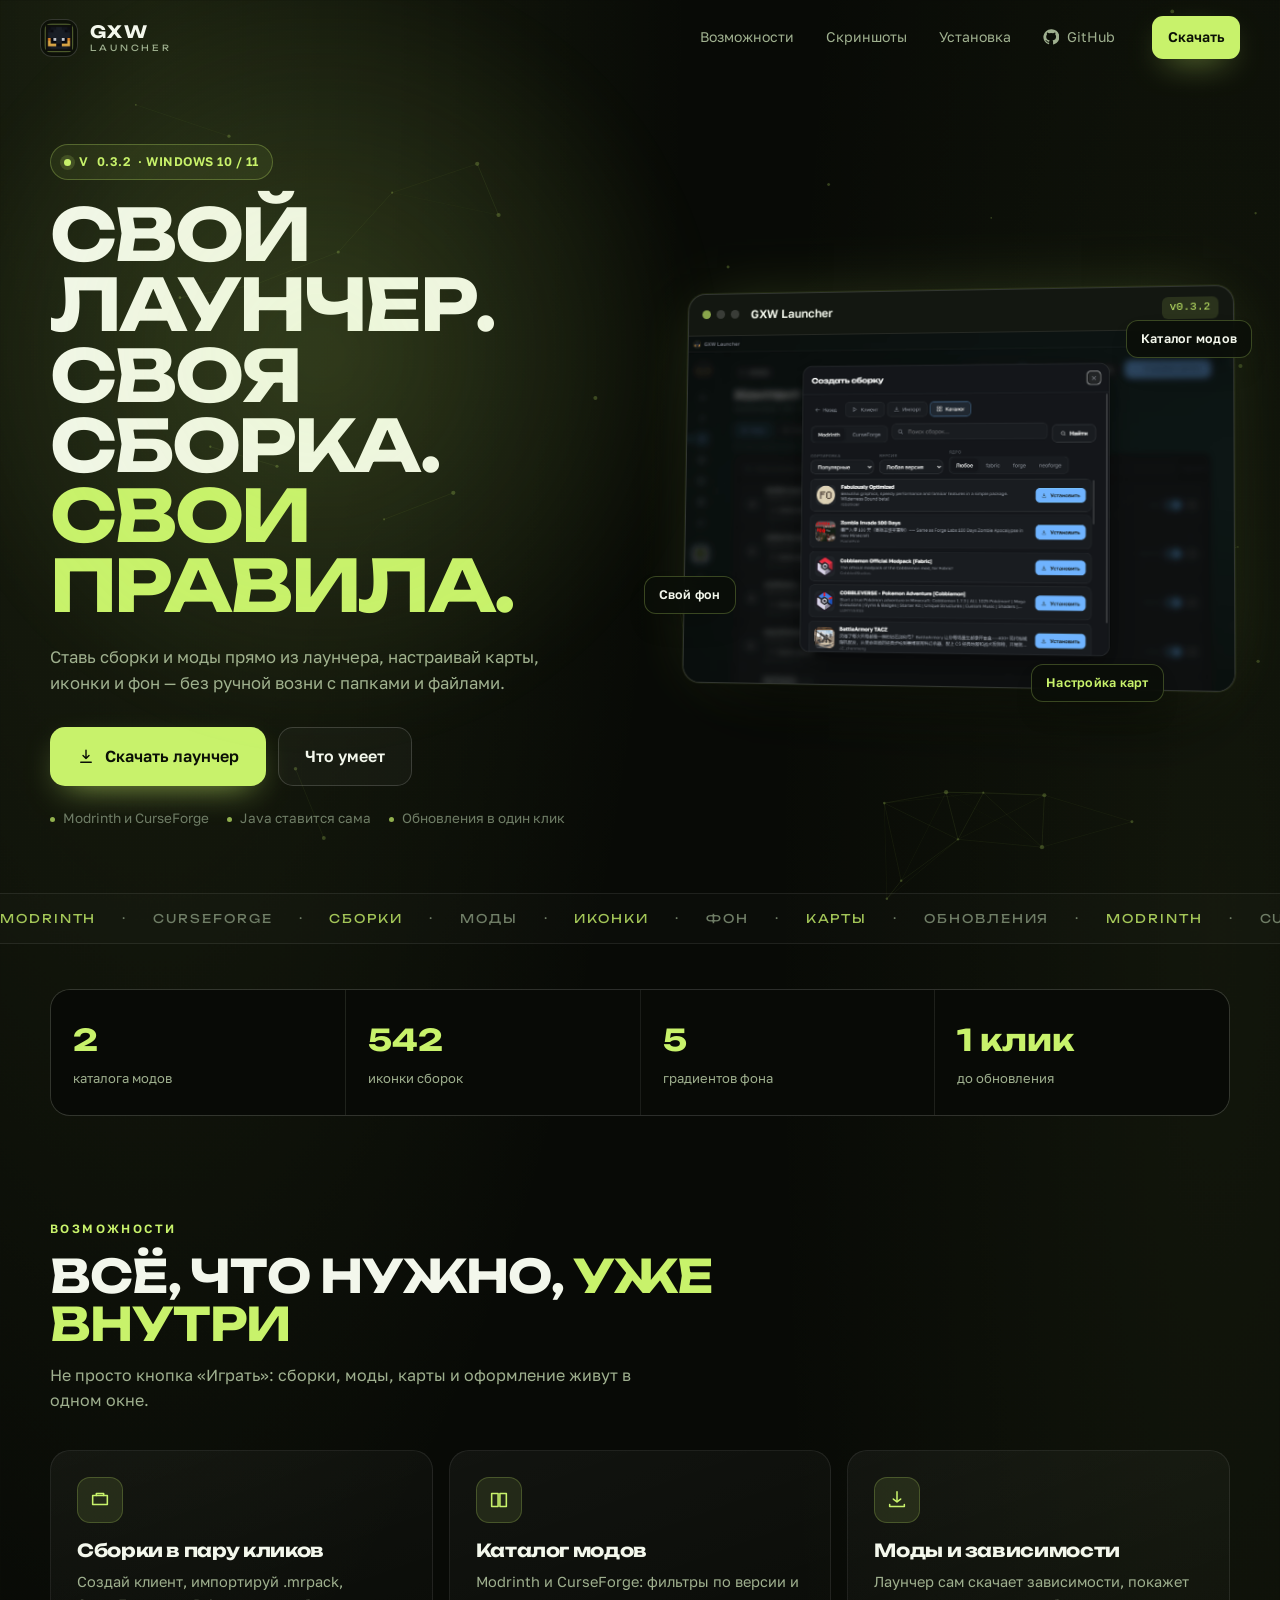
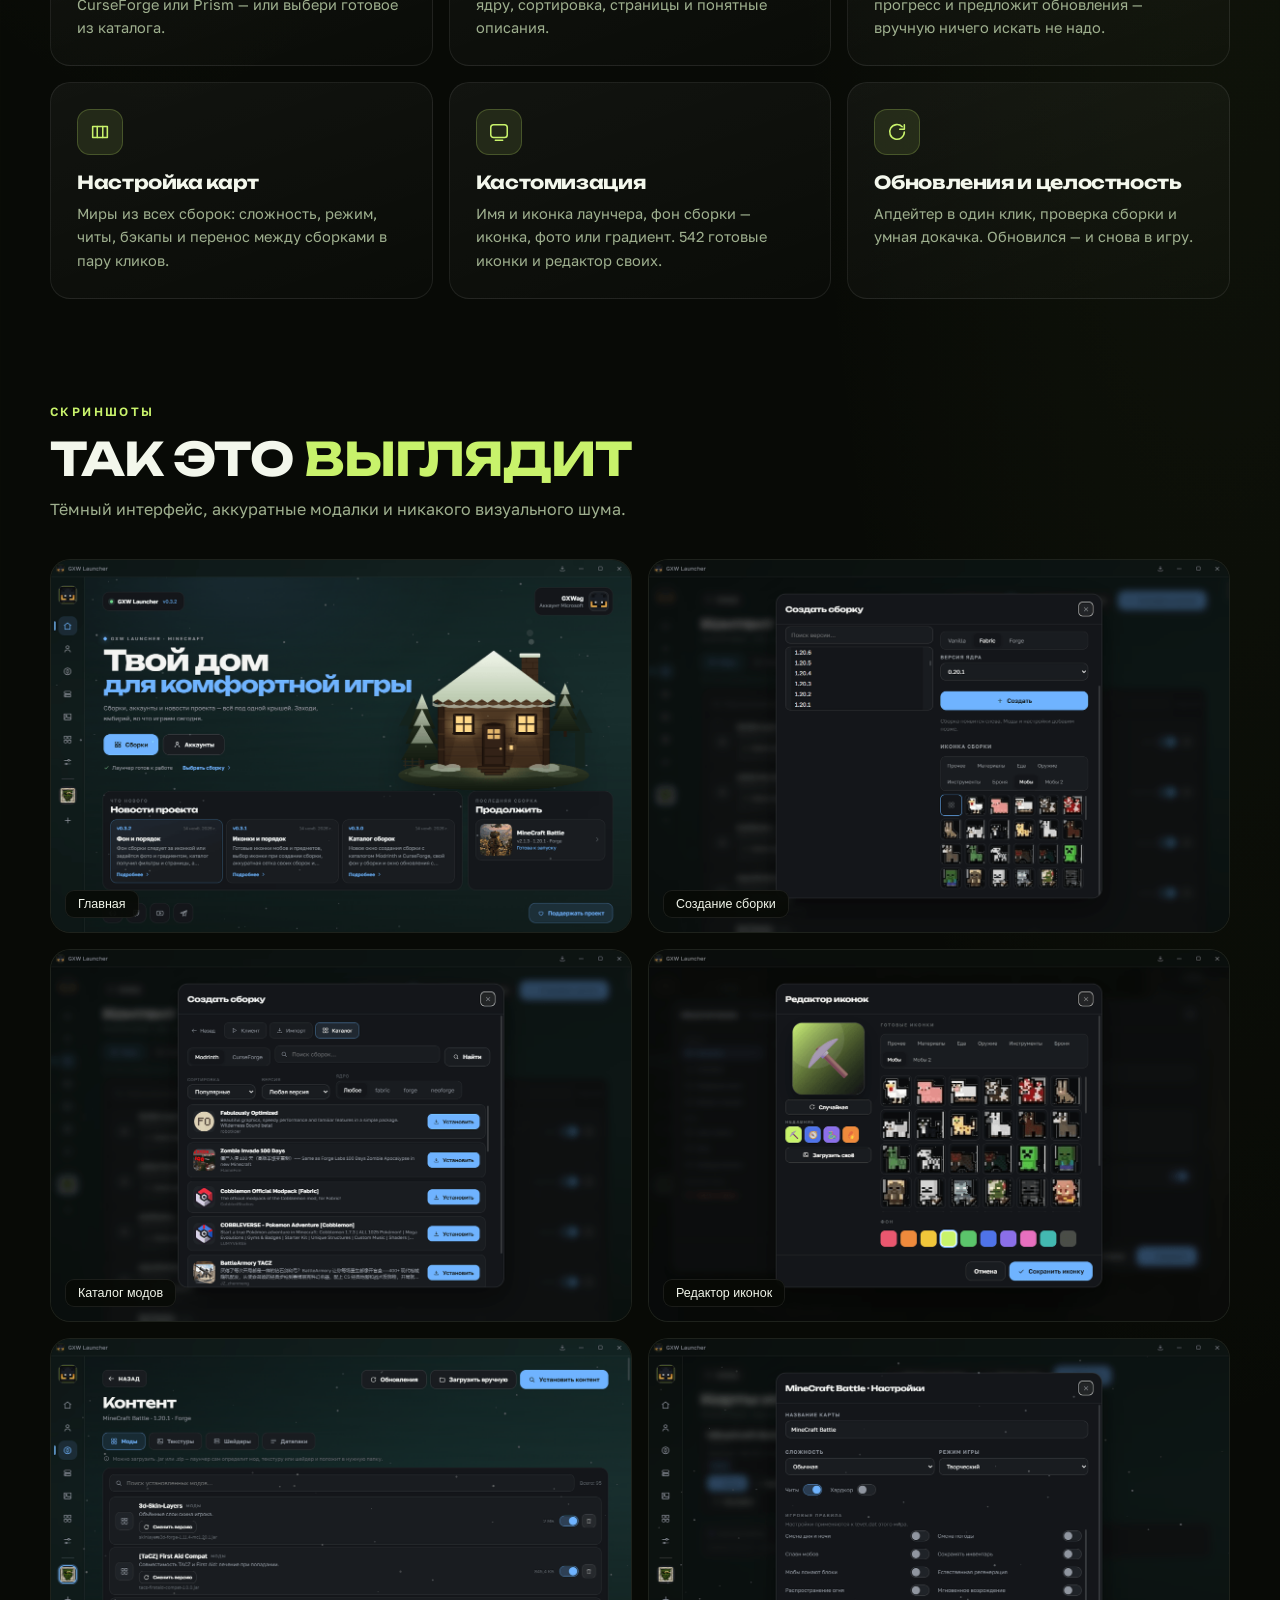
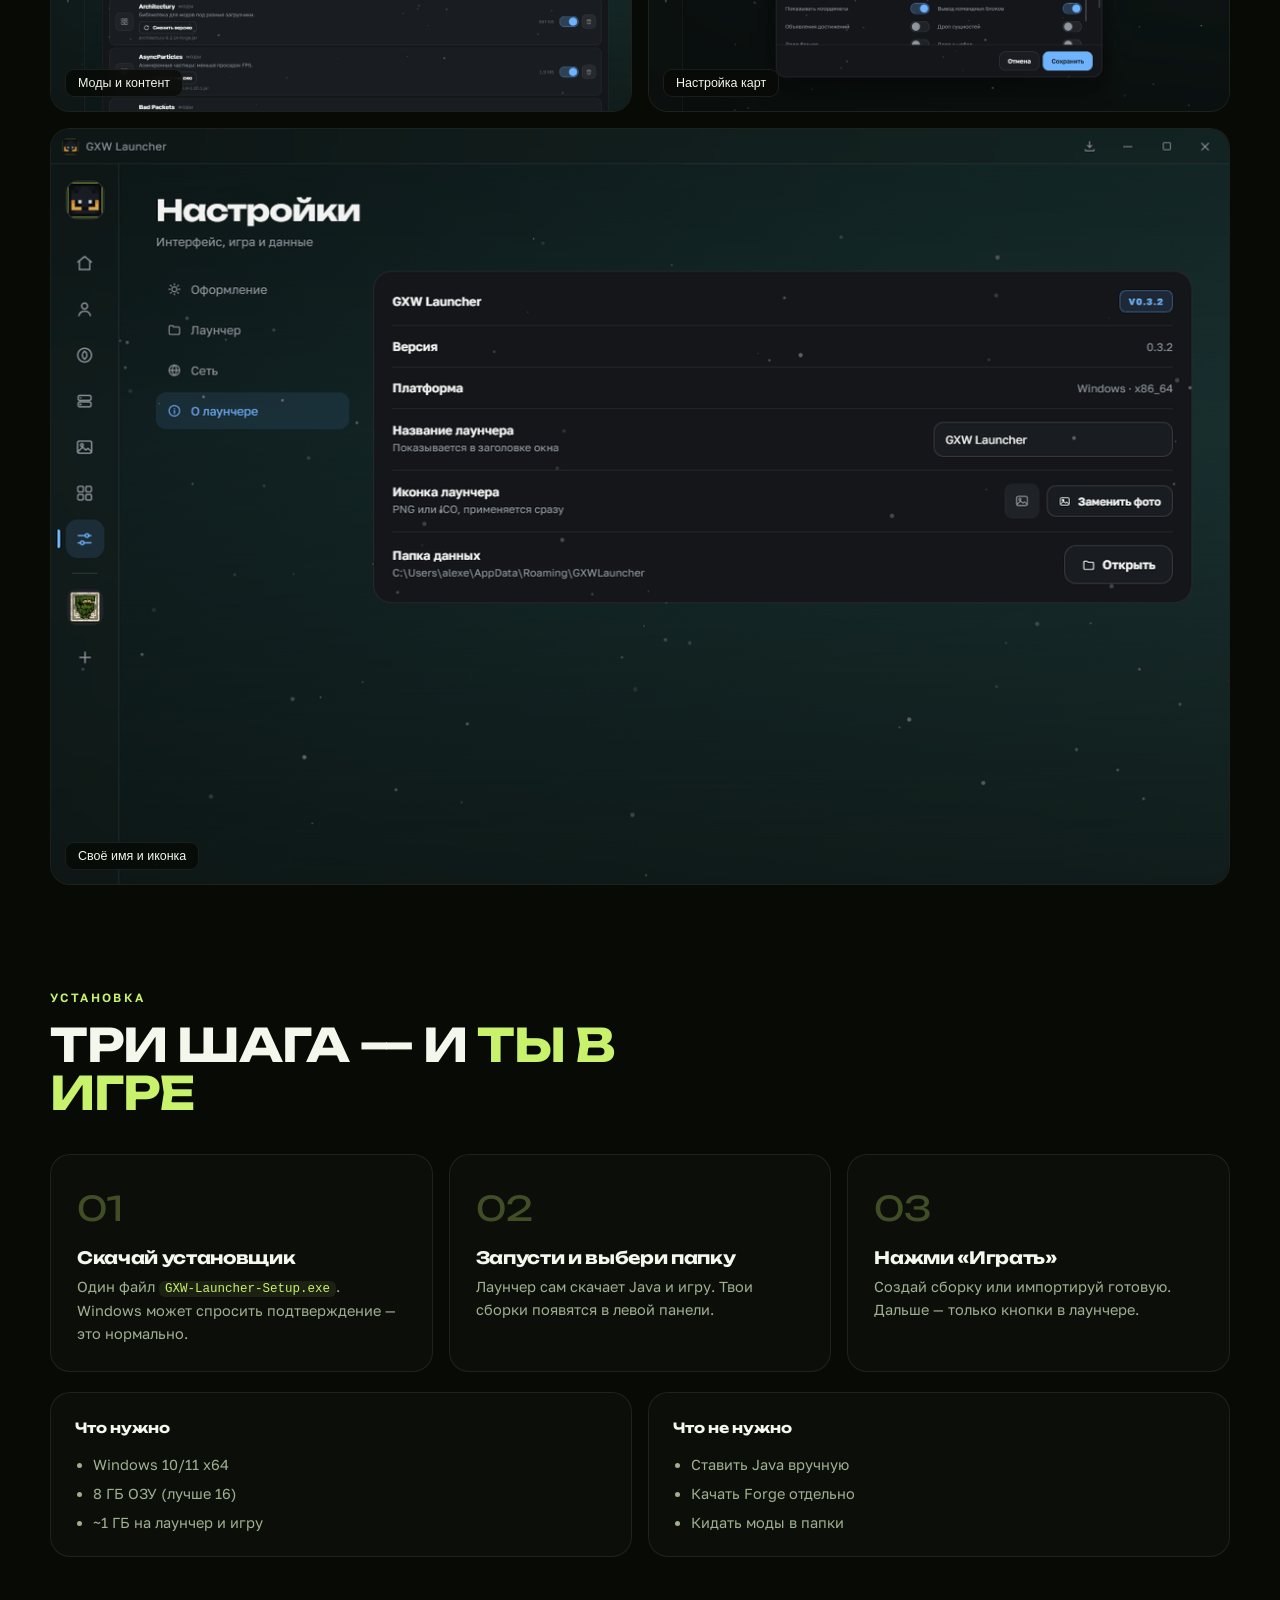
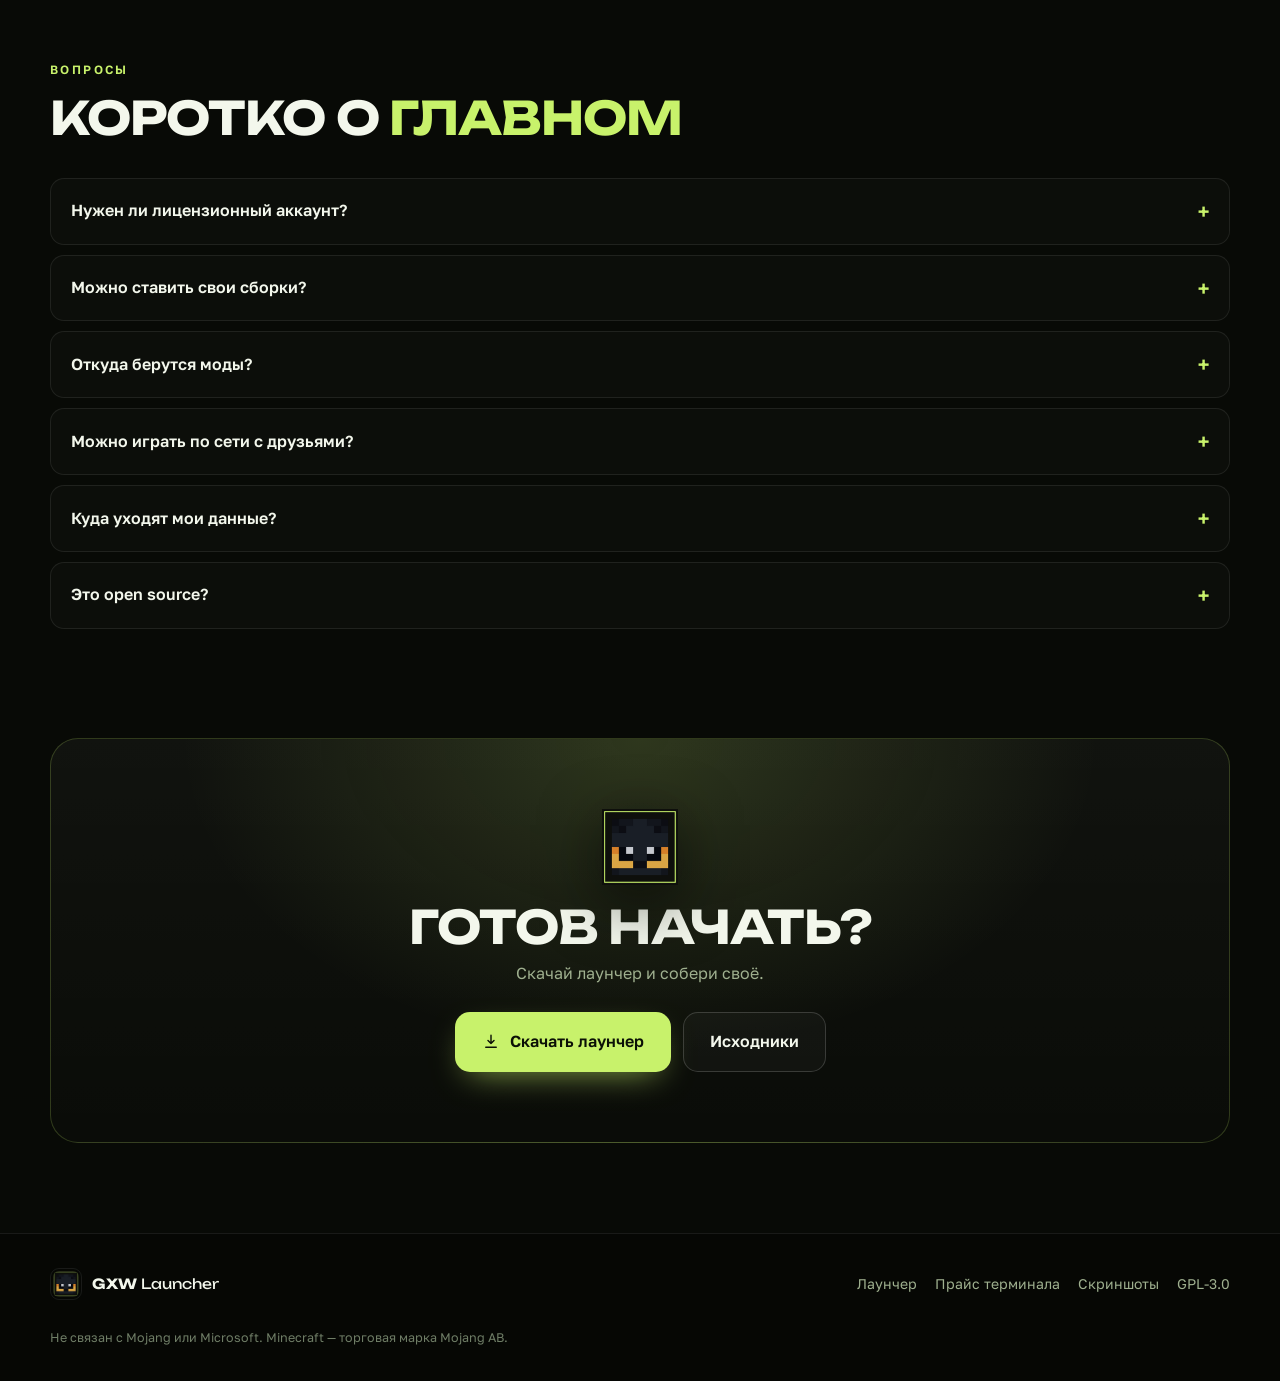
<file: index.html>
<!doctype html>
<html lang="ru">
  <head>
    <meta charset="utf-8" />
    <meta name="viewport" content="width=device-width, initial-scale=1" />
    <title>GXW Launcher — лаунчер Minecraft с каталогом модов</title>
    <meta
      name="description"
      content="GXW Launcher: установка сборок и модов из Modrinth и CurseForge, настройка карт, свои иконки и фон, обновления в один клик. Скачай лаунчер или сборку."
    />
    <meta name="theme-color" content="#080a06" />
    <meta property="og:title" content="GXW Launcher" />
    <meta property="og:description" content="Сборки и моды из лаунчера, настройка карт, свои иконки и фон. Minecraft 1.20.1." />
    <meta property="og:type" content="website" />
    <meta property="og:image" content="https://gxwag.github.io/assets/img/og.png" />
    <meta property="og:url" content="https://gxwag.github.io/" />
    <meta property="og:site_name" content="GXW Launcher" />
    <meta name="twitter:card" content="summary_large_image" />
    <meta name="twitter:image" content="https://gxwag.github.io/assets/img/og.png" />
    <link rel="icon" type="image/png" href="assets/img/favicon.png" />
    <link rel="preload" href="assets/fonts/unbounded-600-lat.woff2" as="font" type="font/woff2" crossorigin />
    <link rel="preload" href="assets/fonts/golos-text-400-lat.woff2" as="font" type="font/woff2" crossorigin />
    <link rel="stylesheet" href="assets/css/style.css" />
  </head>
  <body>
    <div class="noise" aria-hidden="true"></div>
    <canvas id="mesh" class="mesh" aria-hidden="true"></canvas>

    <header class="nav" id="nav">
      <a class="brand" href="#top" aria-label="GXW Launcher — на главную">
        <img src="assets/img/logo.png" alt="" width="38" height="38" />
        <span>
          <b>GXW</b>
          <em>LAUNCHER</em>
        </span>
      </a>

      <nav class="nav-links" id="navLinks" aria-label="Разделы">
        <a href="#features">Возможности</a>
        <a href="#shots">Скриншоты</a>
        <a href="#install">Установка</a>
        <a class="nav-gh" href="https://github.com/GXWag/gxw-launcher" target="_blank" rel="noreferrer">
          <svg viewBox="0 0 24 24" aria-hidden="true"><path d="M12 .5a11.5 11.5 0 0 0-3.6 22.4c.6.1.8-.2.8-.6v-2c-3.2.7-3.9-1.4-3.9-1.4-.5-1.3-1.3-1.7-1.3-1.7-1-.7.1-.7.1-.7 1.2.1 1.8 1.2 1.8 1.2 1 1.8 2.8 1.3 3.5 1 .1-.8.4-1.3.7-1.6-2.6-.3-5.3-1.3-5.3-5.7 0-1.3.5-2.3 1.2-3.1-.1-.3-.5-1.5.1-3.1 0 0 1-.3 3.2 1.2a11 11 0 0 1 5.8 0c2.2-1.5 3.2-1.2 3.2-1.2.6 1.6.2 2.8.1 3.1.8.8 1.2 1.8 1.2 3.1 0 4.4-2.7 5.4-5.3 5.7.4.4.8 1.1.8 2.2v3.2c0 .4.2.7.8.6A11.5 11.5 0 0 0 12 .5Z"/></svg>
          GitHub
        </a>
      </nav>

      <div class="nav-actions">
        <a class="btn btn-sm btn-accent" data-download-launcher href="https://github.com/GXWag/gxw-launcher/releases/download/v0.3.2/GXW-Launcher-Setup-0.3.2.exe">
          Скачать
        </a>
        <button class="burger" id="burger" aria-label="Меню" aria-expanded="false">
          <span></span><span></span><span></span>
        </button>
      </div>
    </header>

    <main id="top">
      <section class="hero">
        <div class="hero-glow" aria-hidden="true"></div>
        <div class="hero-inner">
          <div class="hero-copy">
            <span class="badge reveal">
              <i></i> v<span data-launcher-version>0.3.2</span> · Windows 10 / 11
            </span>
            <h1 class="reveal">
              СВОЙ ЛАУНЧЕР.<br />
              СВОЯ СБОРКА.<br />
              <span class="accent">СВОИ ПРАВИЛА.</span>
            </h1>
            <p class="lead reveal">
              Ставь сборки и моды прямо из лаунчера, настраивай карты, иконки и фон —
              без ручной возни с папками и файлами.
            </p>

            <div class="hero-actions reveal">
              <a class="btn btn-accent btn-lg" data-download-launcher href="https://github.com/GXWag/gxw-launcher/releases/download/v0.3.2/GXW-Launcher-Setup-0.3.2.exe">
                <svg viewBox="0 0 24 24" aria-hidden="true"><path d="M12 3v11m0 0 4-4m-4 4-4-4M5 19h14" /></svg>
                Скачать лаунчер
              </a>
              <a class="btn btn-ghost btn-lg" href="#features">Что умеет</a>
            </div>

            <ul class="hero-meta reveal">
              <li>Modrinth и CurseForge</li>
              <li>Java ставится сама</li>
              <li>Обновления в один клик</li>
            </ul>
          </div>

          <div class="hero-art reveal">
            <div class="window">
              <div class="window-bar">
                <span class="dots"><i></i><i></i><i></i></span>
                <span class="window-title">GXW Launcher</span>
                <span class="window-chip">v<span data-launcher-version>0.3.2</span></span>
              </div>
              <img
                src="assets/img/shot-catalog.png"
                alt="GXW Launcher: каталог сборок и модов"
                width="1280"
                height="820"
                loading="eager"
              />
            </div>

            <div class="float float-a">Каталог модов</div>
            <div class="float float-b">Свой фон</div>
            <div class="float float-c">Настройка карт</div>
          </div>
        </div>

        <div class="marquee" aria-hidden="true">
          <div class="marquee-track">
            <span>MODRINTH</span><span>·</span><span>CURSEFORGE</span><span>·</span><span>СБОРКИ</span><span>·</span>
            <span>МОДЫ</span><span>·</span><span>ИКОНКИ</span><span>·</span><span>ФОН</span><span>·</span>
            <span>КАРТЫ</span><span>·</span><span>ОБНОВЛЕНИЯ</span><span>·</span>
            <span>MODRINTH</span><span>·</span><span>CURSEFORGE</span><span>·</span><span>СБОРКИ</span><span>·</span>
            <span>МОДЫ</span><span>·</span><span>ИКОНКИ</span><span>·</span><span>ФОН</span><span>·</span>
            <span>КАРТЫ</span><span>·</span><span>ОБНОВЛЕНИЯ</span><span>·</span>
          </div>
        </div>
      </section>

      <section class="stats">
        <div class="stat reveal"><b data-count="2">2</b><span>каталога модов</span></div>
        <div class="stat reveal"><b data-count="542">542</b><span>иконки сборок</span></div>
        <div class="stat reveal"><b data-count="5">5</b><span>градиентов фона</span></div>
        <div class="stat reveal"><b>1 клик</b><span>до обновления</span></div>
      </section>

      <section class="section" id="features">
        <header class="section-head">
          <span class="kicker reveal">Возможности</span>
          <h2 class="reveal">Всё, что нужно, <span class="accent">уже внутри</span></h2>
          <p class="reveal">Не просто кнопка «Играть»: сборки, моды, карты и оформление живут в одном окне.</p>
        </header>

        <div class="cards">
          <article class="card reveal">
            <div class="card-icon">
              <svg viewBox="0 0 24 24"><path d="M4 7h16v10H4z"/><path d="M8 7V5h8v2"/></svg>
            </div>
            <h3>Сборки в пару кликов</h3>
            <p>Создай клиент, импортируй .mrpack, CurseForge или Prism — или выбери готовое из каталога.</p>
          </article>

          <article class="card reveal">
            <div class="card-icon">
              <svg viewBox="0 0 24 24"><path d="M4 5h7v14H4z"/><path d="M13 5h7v14h-7z"/></svg>
            </div>
            <h3>Каталог модов</h3>
            <p>Modrinth и CurseForge: фильтры по версии и ядру, сортировка, страницы и понятные описания.</p>
          </article>

          <article class="card reveal">
            <div class="card-icon">
              <svg viewBox="0 0 24 24"><path d="M12 3v10"/><path d="m8 11 4 3 4-3"/><path d="M4 17v2h16v-2"/></svg>
            </div>
            <h3>Моды и зависимости</h3>
            <p>Лаунчер сам скачает зависимости, покажет прогресс и предложит обновления — вручную ничего искать не надо.</p>
          </article>

          <article class="card reveal">
            <div class="card-icon">
              <svg viewBox="0 0 24 24"><path d="M4 6h16v12H4z"/><path d="M9 6v12M15 6v12"/></svg>
            </div>
            <h3>Настройка карт</h3>
            <p>Миры из всех сборок: сложность, режим, читы, бэкапы и перенос между сборками в пару кликов.</p>
          </article>

          <article class="card reveal">
            <div class="card-icon">
              <svg viewBox="0 0 24 24"><rect x="3" y="4" width="18" height="14" rx="3"/><path d="M8 21h8"/></svg>
            </div>
            <h3>Кастомизация</h3>
            <p>Имя и иконка лаунчера, фон сборки — иконка, фото или градиент. 542 готовые иконки и редактор своих.</p>
          </article>

          <article class="card reveal">
            <div class="card-icon">
              <svg viewBox="0 0 24 24"><path d="M20 12a8 8 0 1 1-2.3-5.7"/><path d="M20 4v5h-5"/></svg>
            </div>
            <h3>Обновления и целостность</h3>
            <p>Апдейтер в один клик, проверка сборки и умная докачка. Обновился — и снова в игру.</p>
          </article>
        </div>
      </section>

      <section class="section" id="shots">
        <header class="section-head">
          <span class="kicker reveal">Скриншоты</span>
          <h2 class="reveal">Так это <span class="accent">выглядит</span></h2>
          <p class="reveal">Тёмный интерфейс, аккуратные модалки и никакого визуального шума.</p>
        </header>

        <div class="shots">
          <button class="shot reveal" data-full="assets/img/shot-home.png">
            <img src="assets/img/shot-home.png" alt="Главный экран лаунчера" loading="lazy" />
            <span>Главная</span>
          </button>
          <button class="shot reveal" data-full="assets/img/shot-create.png">
            <img src="assets/img/shot-create.png" alt="Создание сборки и выбор иконки" loading="lazy" />
            <span>Создание сборки</span>
          </button>
          <button class="shot reveal" data-full="assets/img/shot-catalog.png">
            <img src="assets/img/shot-catalog.png" alt="Каталог модов с фильтрами" loading="lazy" />
            <span>Каталог модов</span>
          </button>
          <button class="shot reveal" data-full="assets/img/shot-icons.png">
            <img src="assets/img/shot-icons.png" alt="Редактор иконок" loading="lazy" />
            <span>Редактор иконок</span>
          </button>
          <button class="shot reveal" data-full="assets/img/shot-mods.png">
            <img src="assets/img/shot-mods.png" alt="Список модов сборки в лаунчере" loading="lazy" />
            <span>Моды и контент</span>
          </button>
          <button class="shot reveal" data-full="assets/img/shot-maps.png">
            <img src="assets/img/shot-maps.png" alt="Настройки карты" loading="lazy" />
            <span>Настройка карт</span>
          </button>
          <button class="shot reveal" data-full="assets/img/shot-settings.png">
            <img src="assets/img/shot-settings.png" alt="Настройки лаунчера: имя и иконка" loading="lazy" />
            <span>Своё имя и иконка</span>
          </button>
        </div>
      </section>



      <section class="section" id="install">
        <header class="section-head">
          <span class="kicker reveal">Установка</span>
          <h2 class="reveal">Три шага — и <span class="accent">ты в игре</span></h2>
        </header>

        <ol class="steps">
          <li class="reveal">
            <span class="step-num">01</span>
            <h3>Скачай установщик</h3>
            <p>Один файл <code>GXW-Launcher-Setup.exe</code>. Windows может спросить подтверждение — это нормально.</p>
          </li>
          <li class="reveal">
            <span class="step-num">02</span>
            <h3>Запусти и выбери папку</h3>
            <p>Лаунчер сам скачает Java и игру. Твои сборки появятся в левой панели.</p>
          </li>
          <li class="reveal">
            <span class="step-num">03</span>
            <h3>Нажми «Играть»</h3>
            <p>Создай сборку или импортируй готовую. Дальше — только кнопки в лаунчере.</p>
          </li>
        </ol>

        <div class="req reveal">
          <div>
            <b>Что нужно</b>
            <ul>
              <li>Windows 10/11 x64</li>
              <li>8 ГБ ОЗУ (лучше 16)</li>
              <li>~1 ГБ на лаунчер и игру</li>
            </ul>
          </div>
          <div>
            <b>Что не нужно</b>
            <ul>
              <li>Ставить Java вручную</li>
              <li>Качать Forge отдельно</li>
              <li>Кидать моды в папки</li>
            </ul>
          </div>
        </div>
      </section>

      <section class="section faq">
        <header class="section-head">
          <span class="kicker reveal">Вопросы</span>
          <h2 class="reveal">Коротко о <span class="accent">главном</span></h2>
        </header>

        <details class="reveal">
          <summary>Нужен ли лицензионный аккаунт?</summary>
          <p>Можно войти через Microsoft или играть под оффлайн-ником. Лаунчер не продаёт игру и не обходит лицензию.</p>
        </details>
        <details class="reveal">
          <summary>Можно ставить свои сборки?</summary>
          <p>Да: .mrpack, CurseForge, Prism и экспорт GXW. Или собери клиент с нужным ядром и версией прямо в лаунчере.</p>
        </details>
        <details class="reveal">
          <summary>Откуда берутся моды?</summary>
          <p>Из каталога Modrinth и CurseForge. Лаунчер сам подтягивает зависимости и показывает прогресс загрузки.</p>
        </details>
        <details class="reveal">
          <summary>Можно играть по сети с друзьями?</summary>
          <p>Да: LAN, сохранённые серверы и Essential для приглашений. Свой хостинг-сервер — в планах.</p>
        </details>
        <details class="reveal">
          <summary>Куда уходят мои данные?</summary>
          <p>Телеметрия выключена по умолчанию и включается только вручную. Миры и настройки остаются у тебя на диске.</p>
        </details>
        <details class="reveal">
          <summary>Это open source?</summary>
          <p>Да, GPL-3.0. Исходники — на GitHub.</p>
        </details>
      </section>

      <section class="cta">
        <div class="cta-inner reveal">
          <img src="assets/img/logo.png" alt="" width="76" height="76" />
          <h2>Готов начать?</h2>
          <p>Скачай лаунчер и собери своё.</p>
          <div class="hero-actions">
            <a class="btn btn-accent btn-lg" data-download-launcher href="https://github.com/GXWag/gxw-launcher/releases/download/v0.3.2/GXW-Launcher-Setup-0.3.2.exe">
              <svg viewBox="0 0 24 24" aria-hidden="true"><path d="M12 3v11m0 0 4-4m-4 4-4-4M5 19h14" /></svg>
              Скачать лаунчер
            </a>
            <a class="btn btn-ghost btn-lg" href="https://github.com/GXWag/gxw-launcher" target="_blank" rel="noreferrer">Исходники</a>
          </div>
        </div>
      </section>
    </main>

    <footer class="footer">
      <div class="footer-inner">
        <div class="footer-brand">
          <img src="assets/img/logo.png" alt="" width="32" height="32" />
          <span><b>GXW</b> Launcher</span>
        </div>
        <nav class="footer-links" aria-label="Ссылки">
          <a href="https://github.com/GXWag/gxw-launcher" target="_blank" rel="noreferrer">Лаунчер</a>
          <a href="economy.html">Прайс терминала</a>
          <a href="https://github.com/GXWag/gxw-screenshots" target="_blank" rel="noreferrer">Скриншоты</a>
          <a href="https://github.com/GXWag/gxw-launcher/blob/main/LICENSE" target="_blank" rel="noreferrer">GPL-3.0</a>
        </nav>
        <p class="footer-note">Не связан с Mojang или Microsoft. Minecraft — торговая марка Mojang AB.</p>
      </div>
    </footer>

    <div class="lightbox" id="lightbox" hidden>
      <button class="lightbox-close" aria-label="Закрыть">×</button>
      <img alt="" />
    </div>

    <script src="assets/js/main.js" defer></script>
  </body>
</html>
</file>
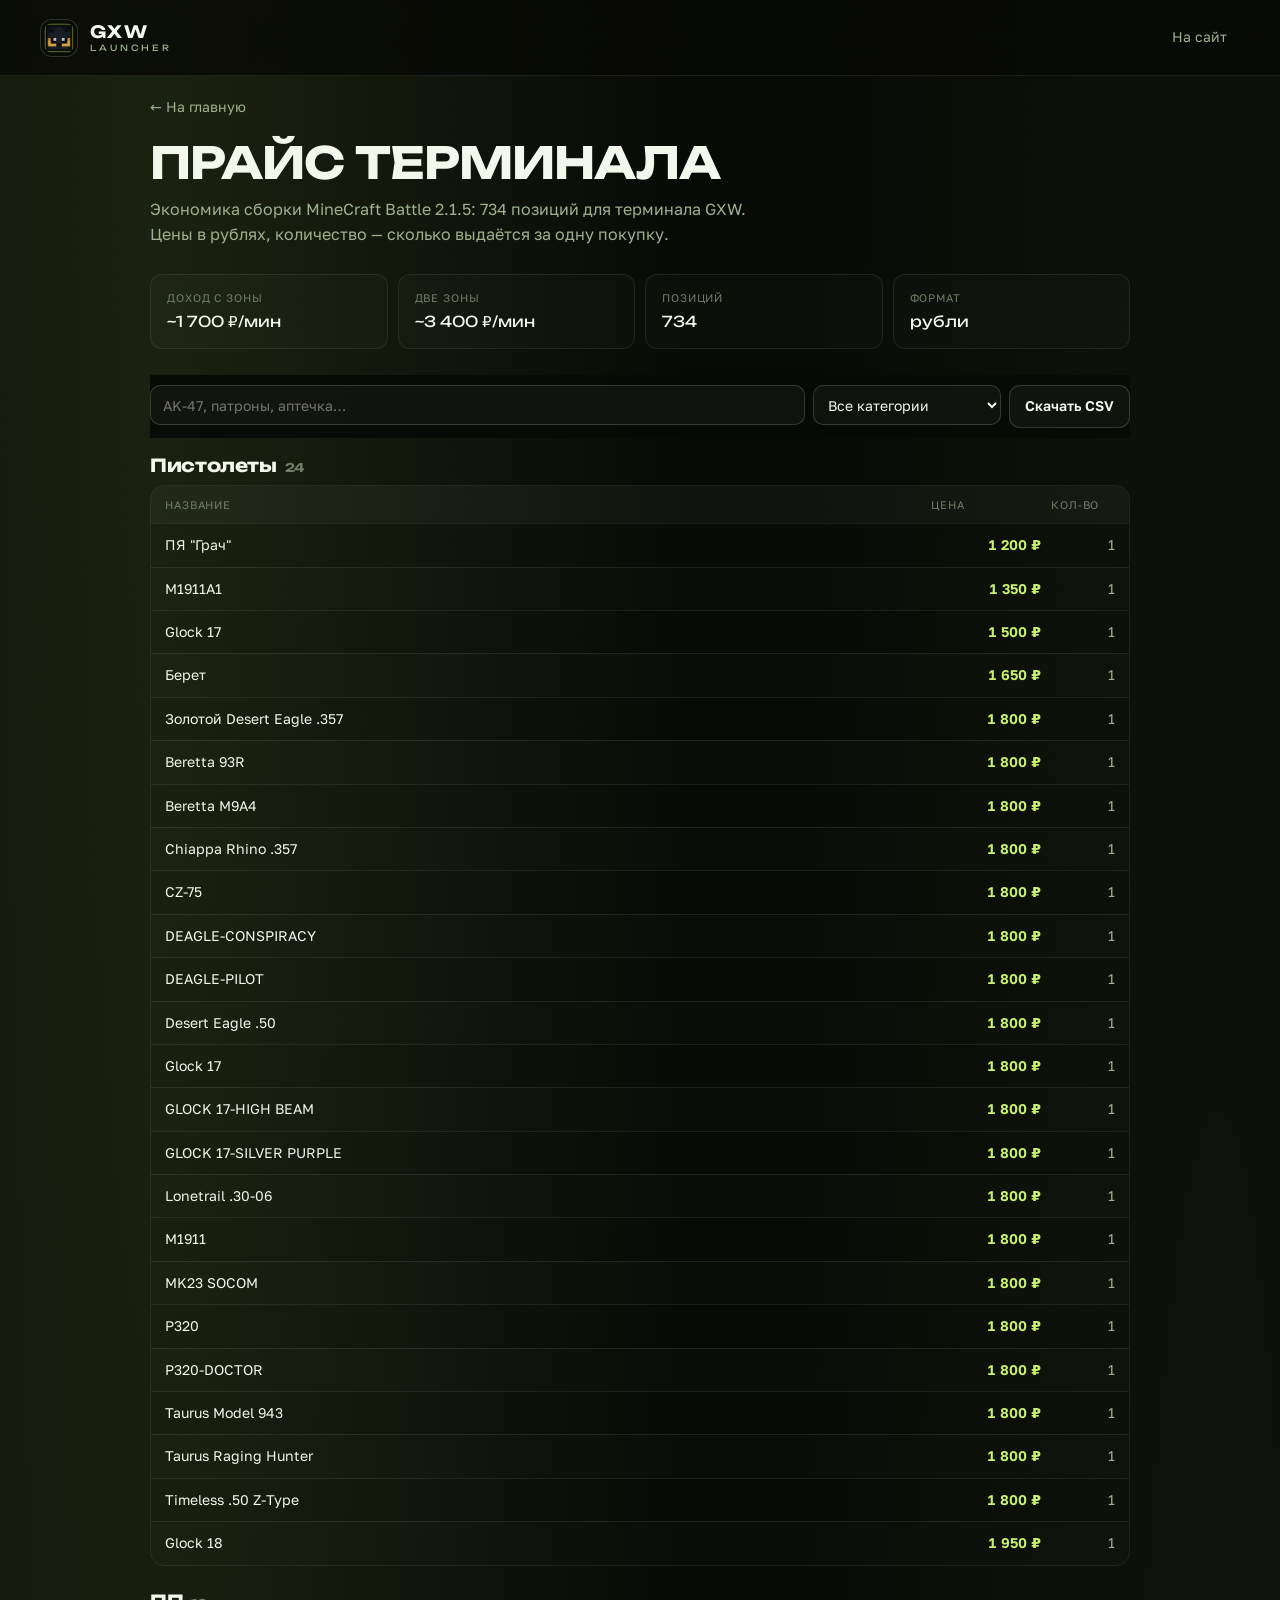
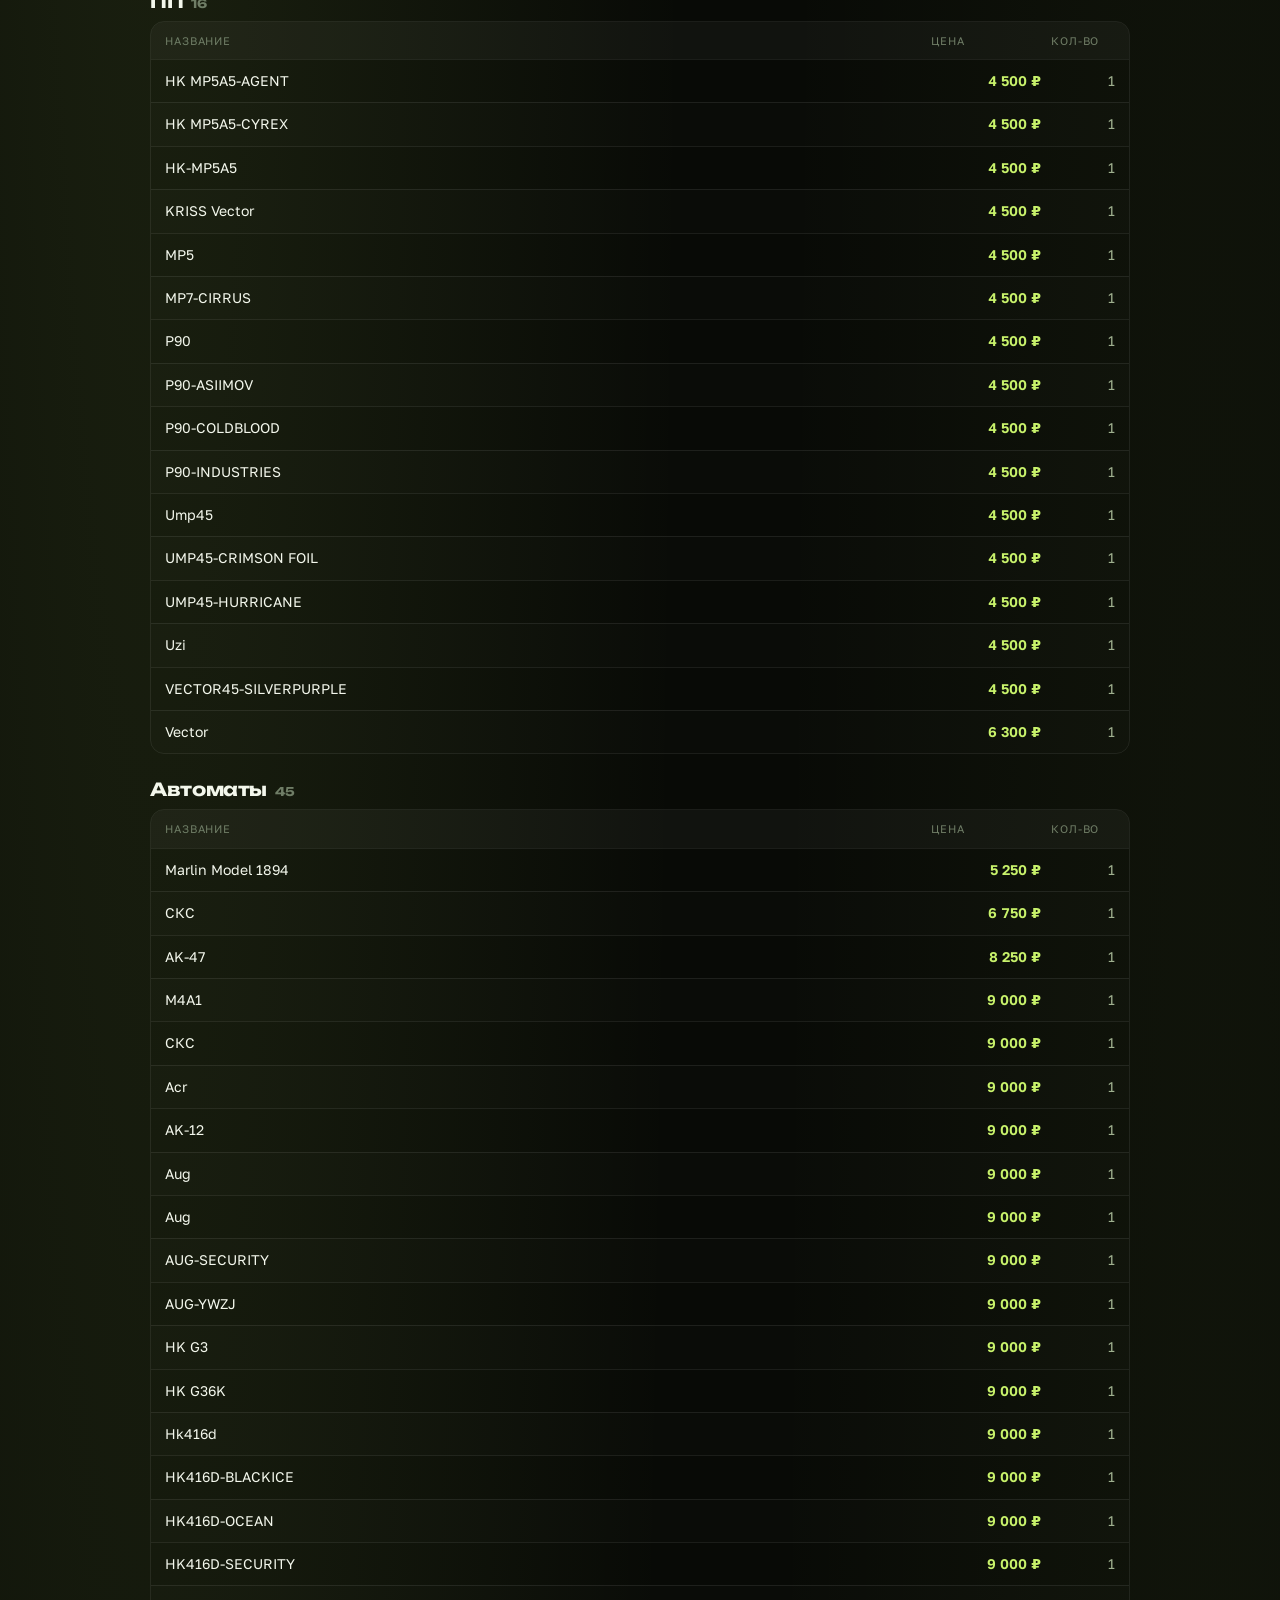
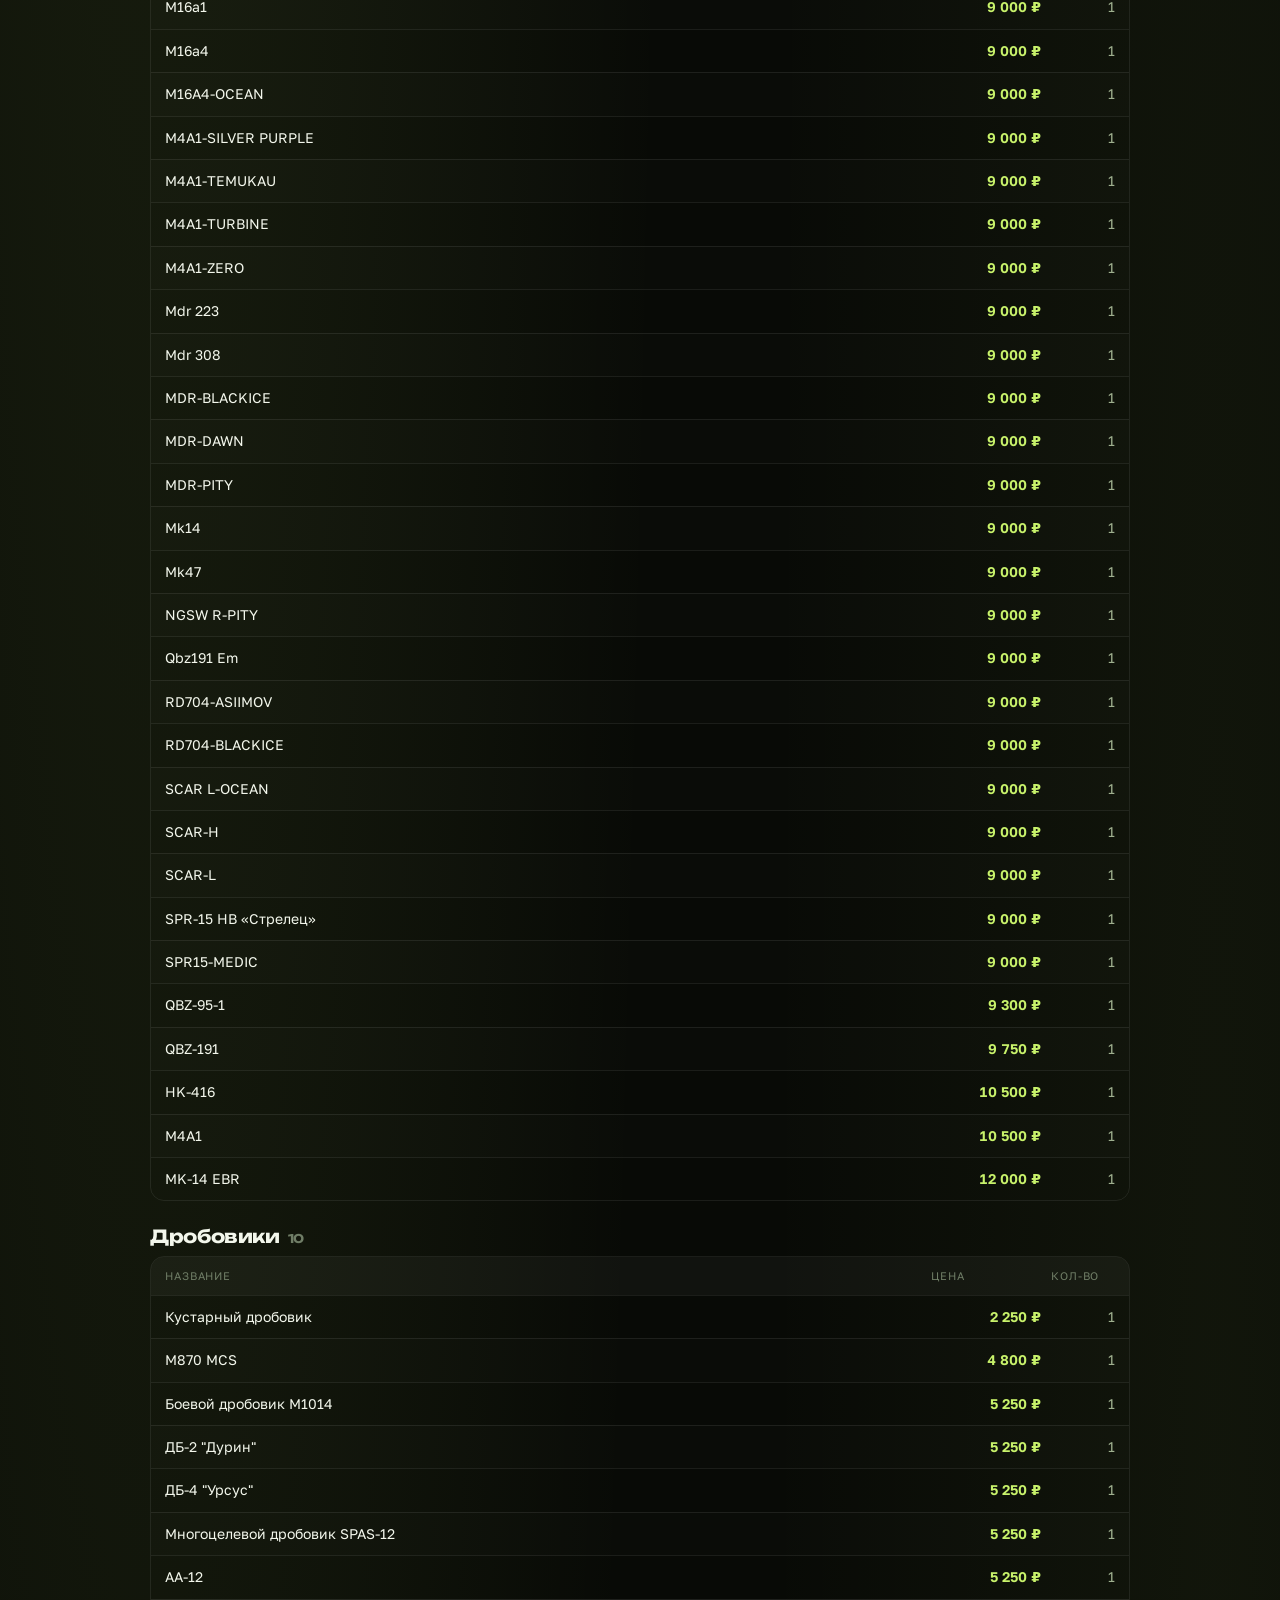
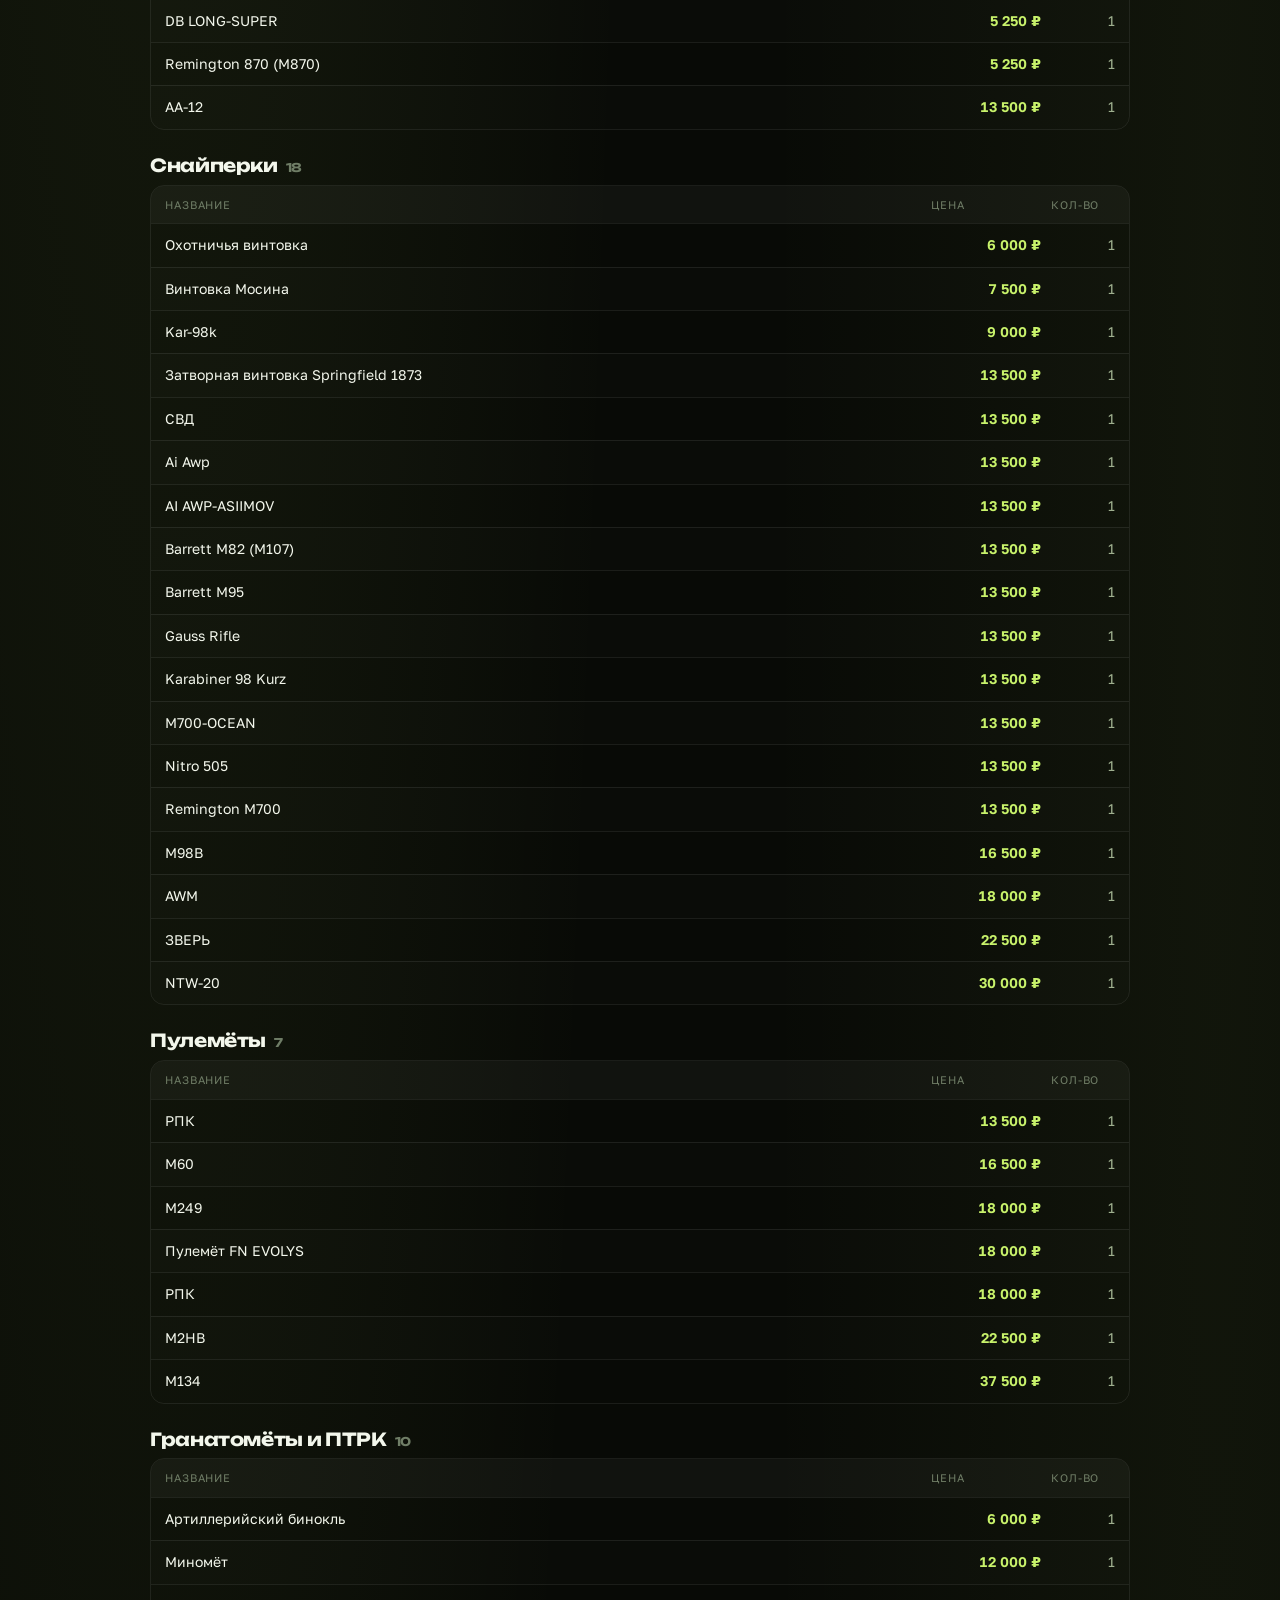
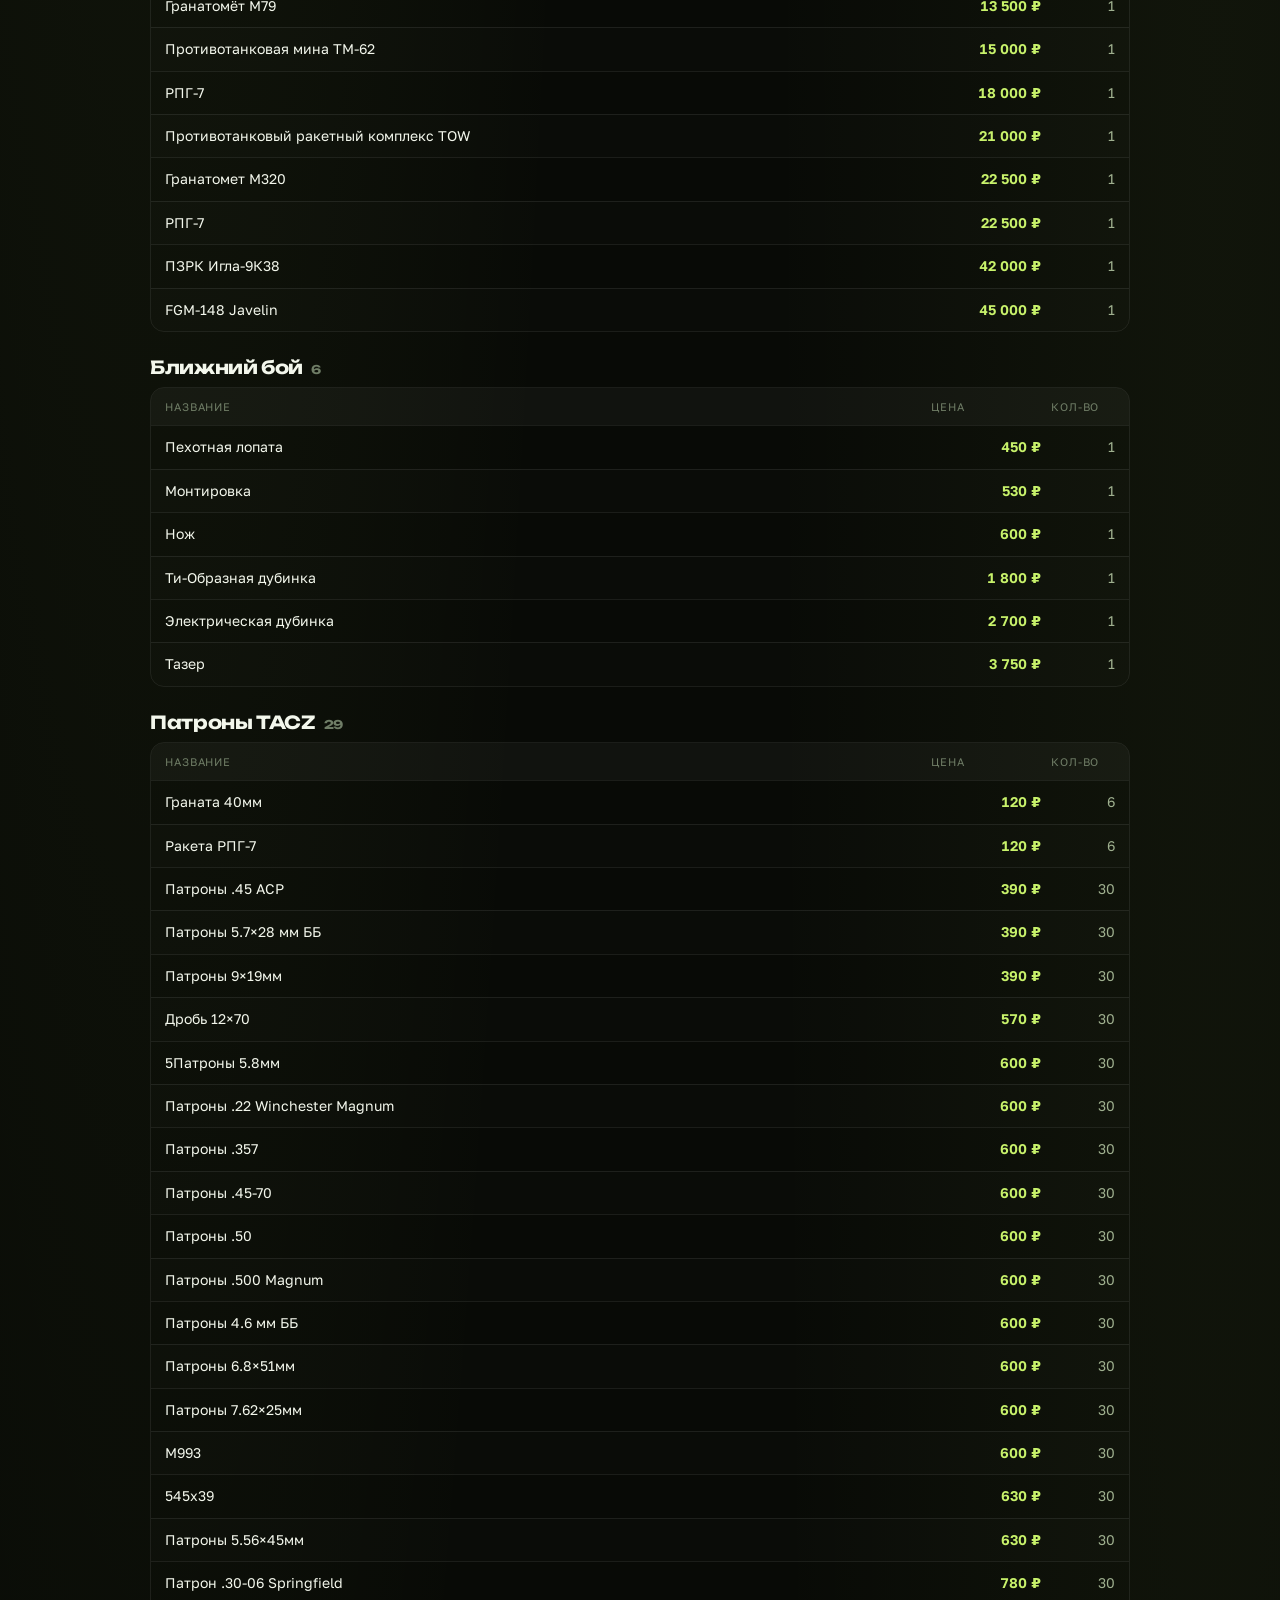
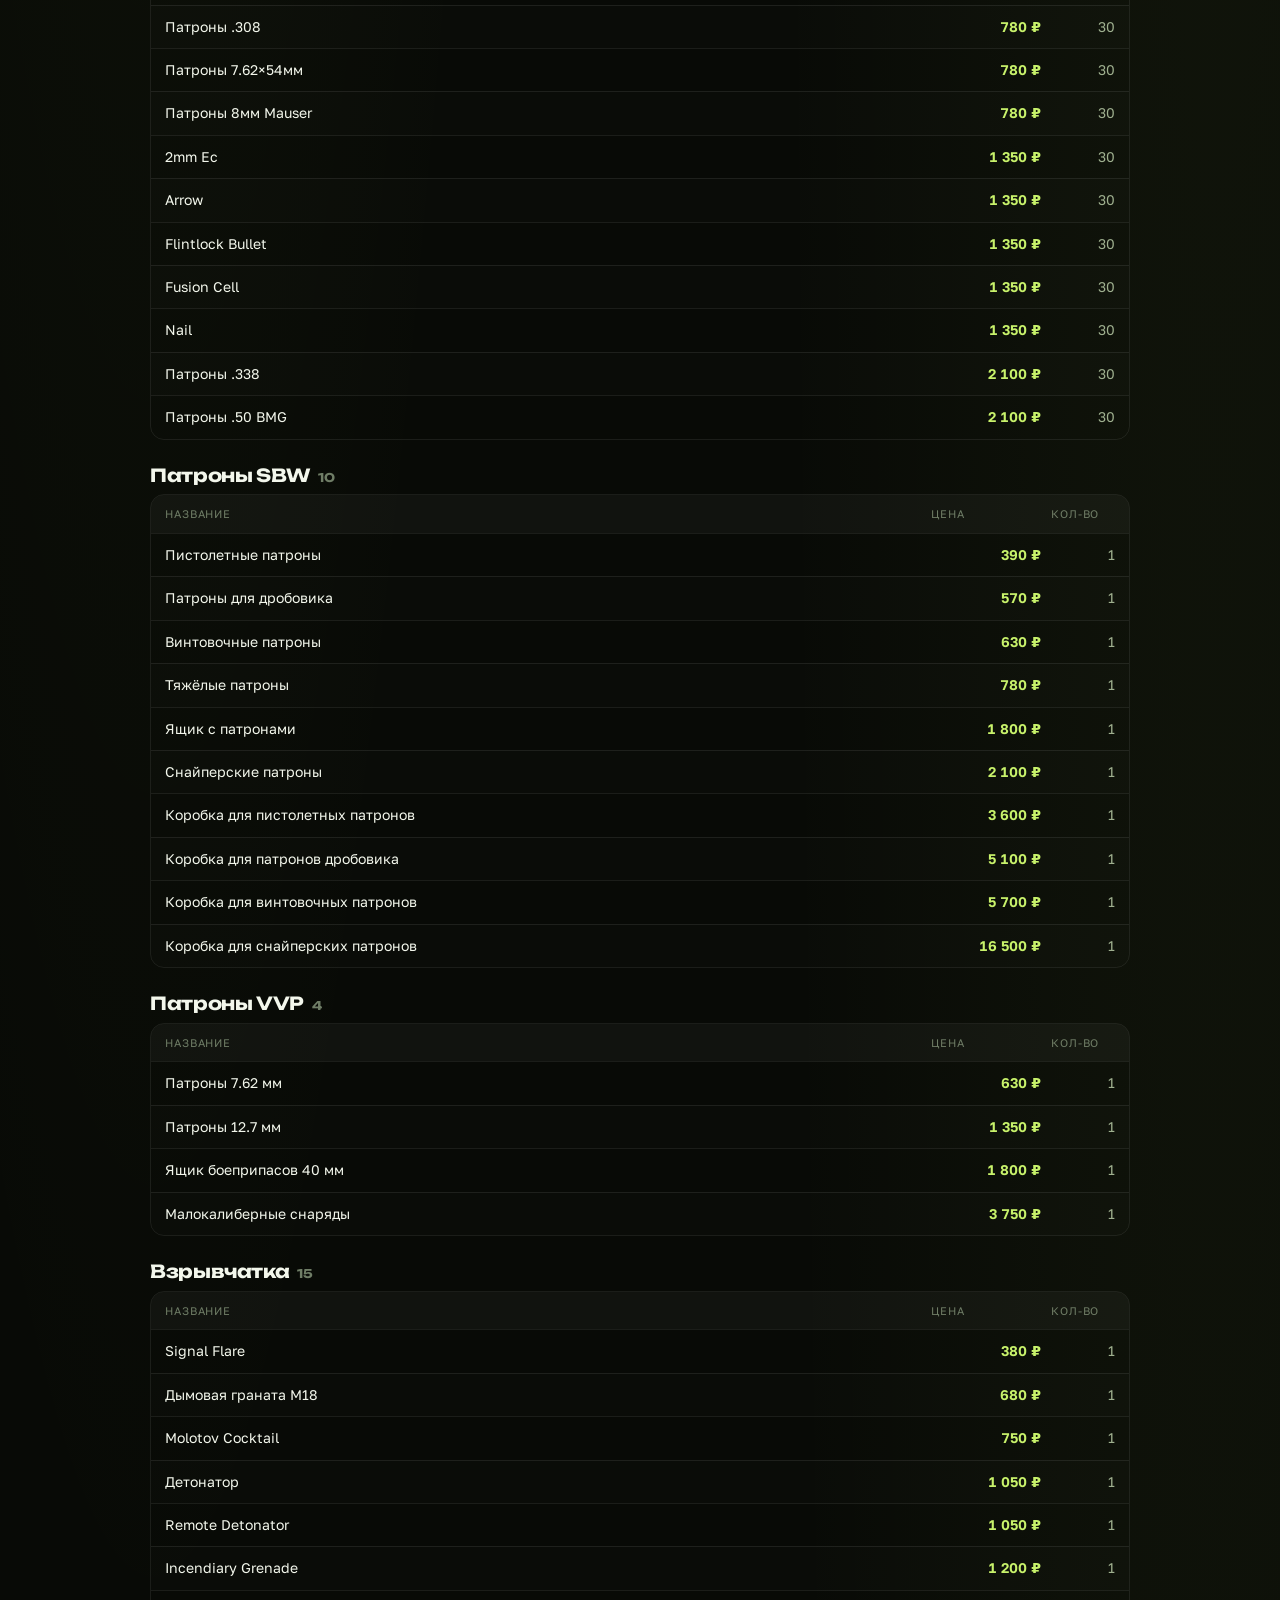
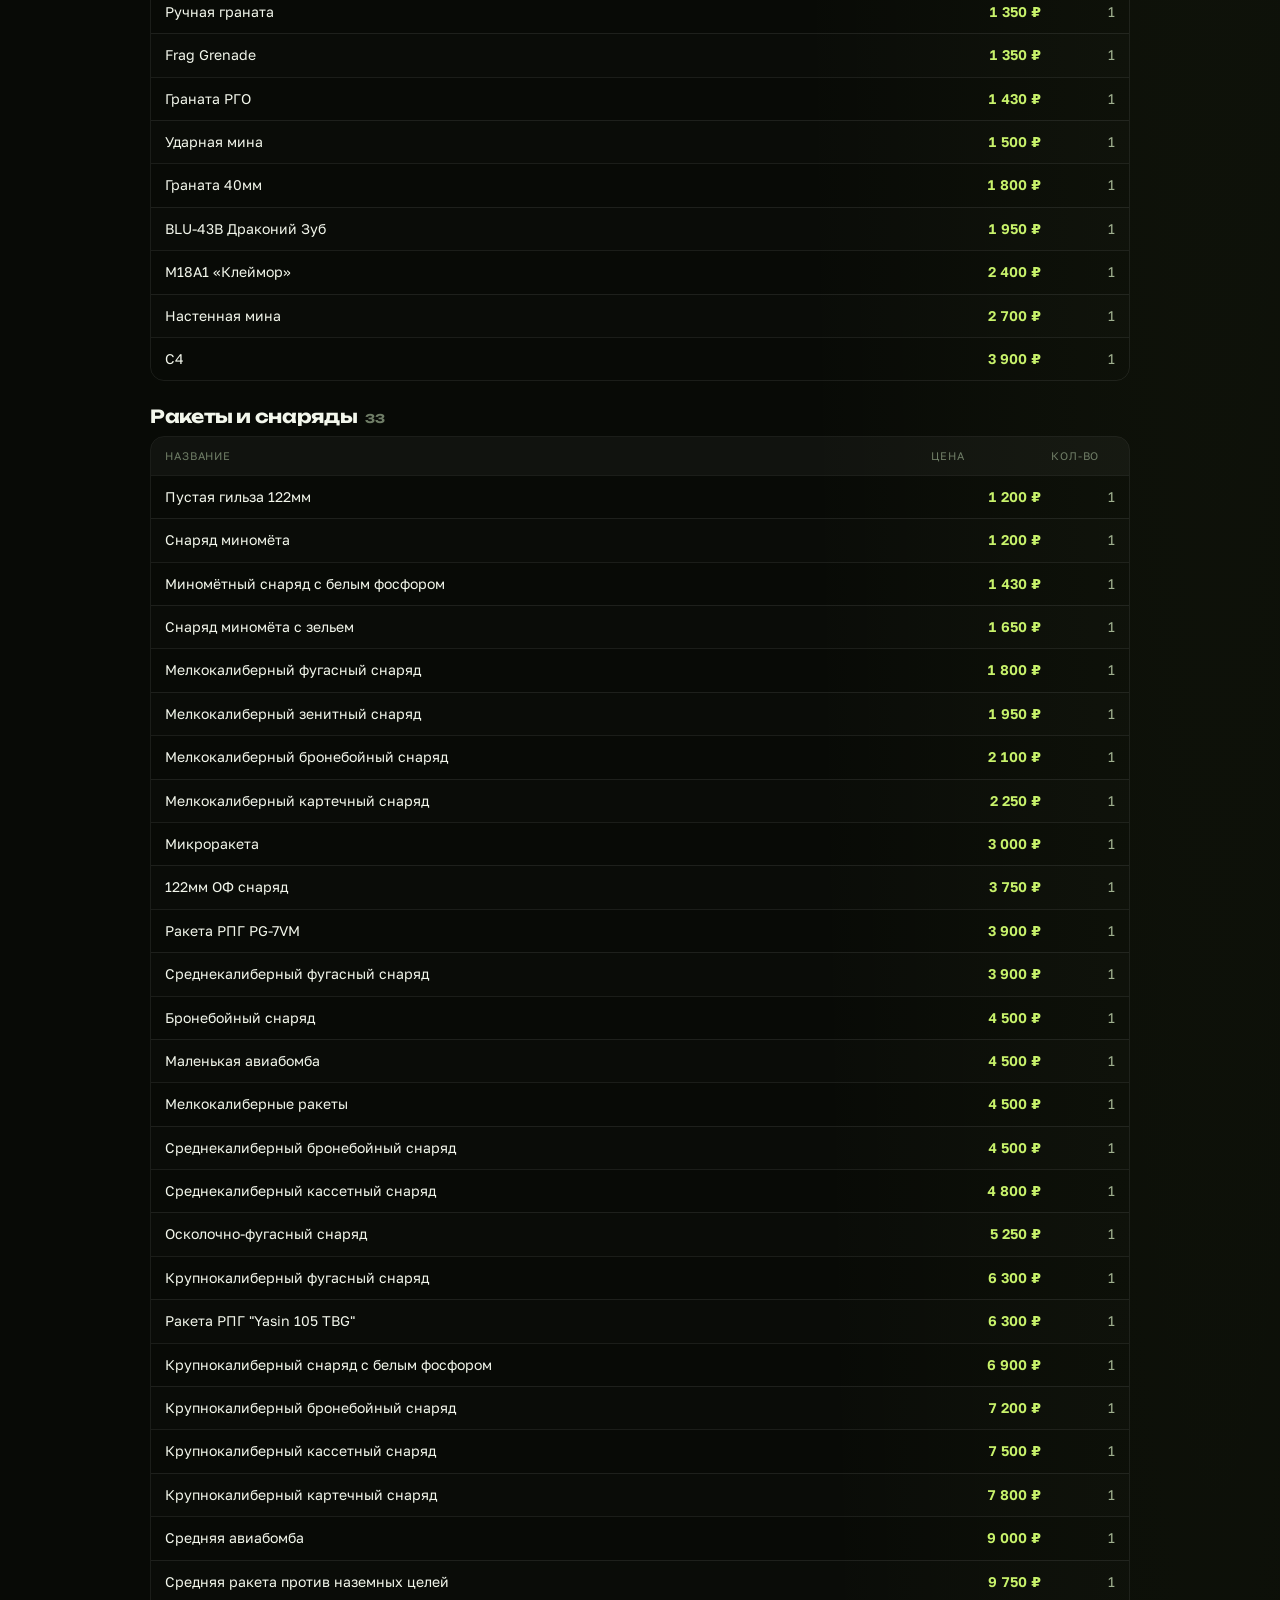
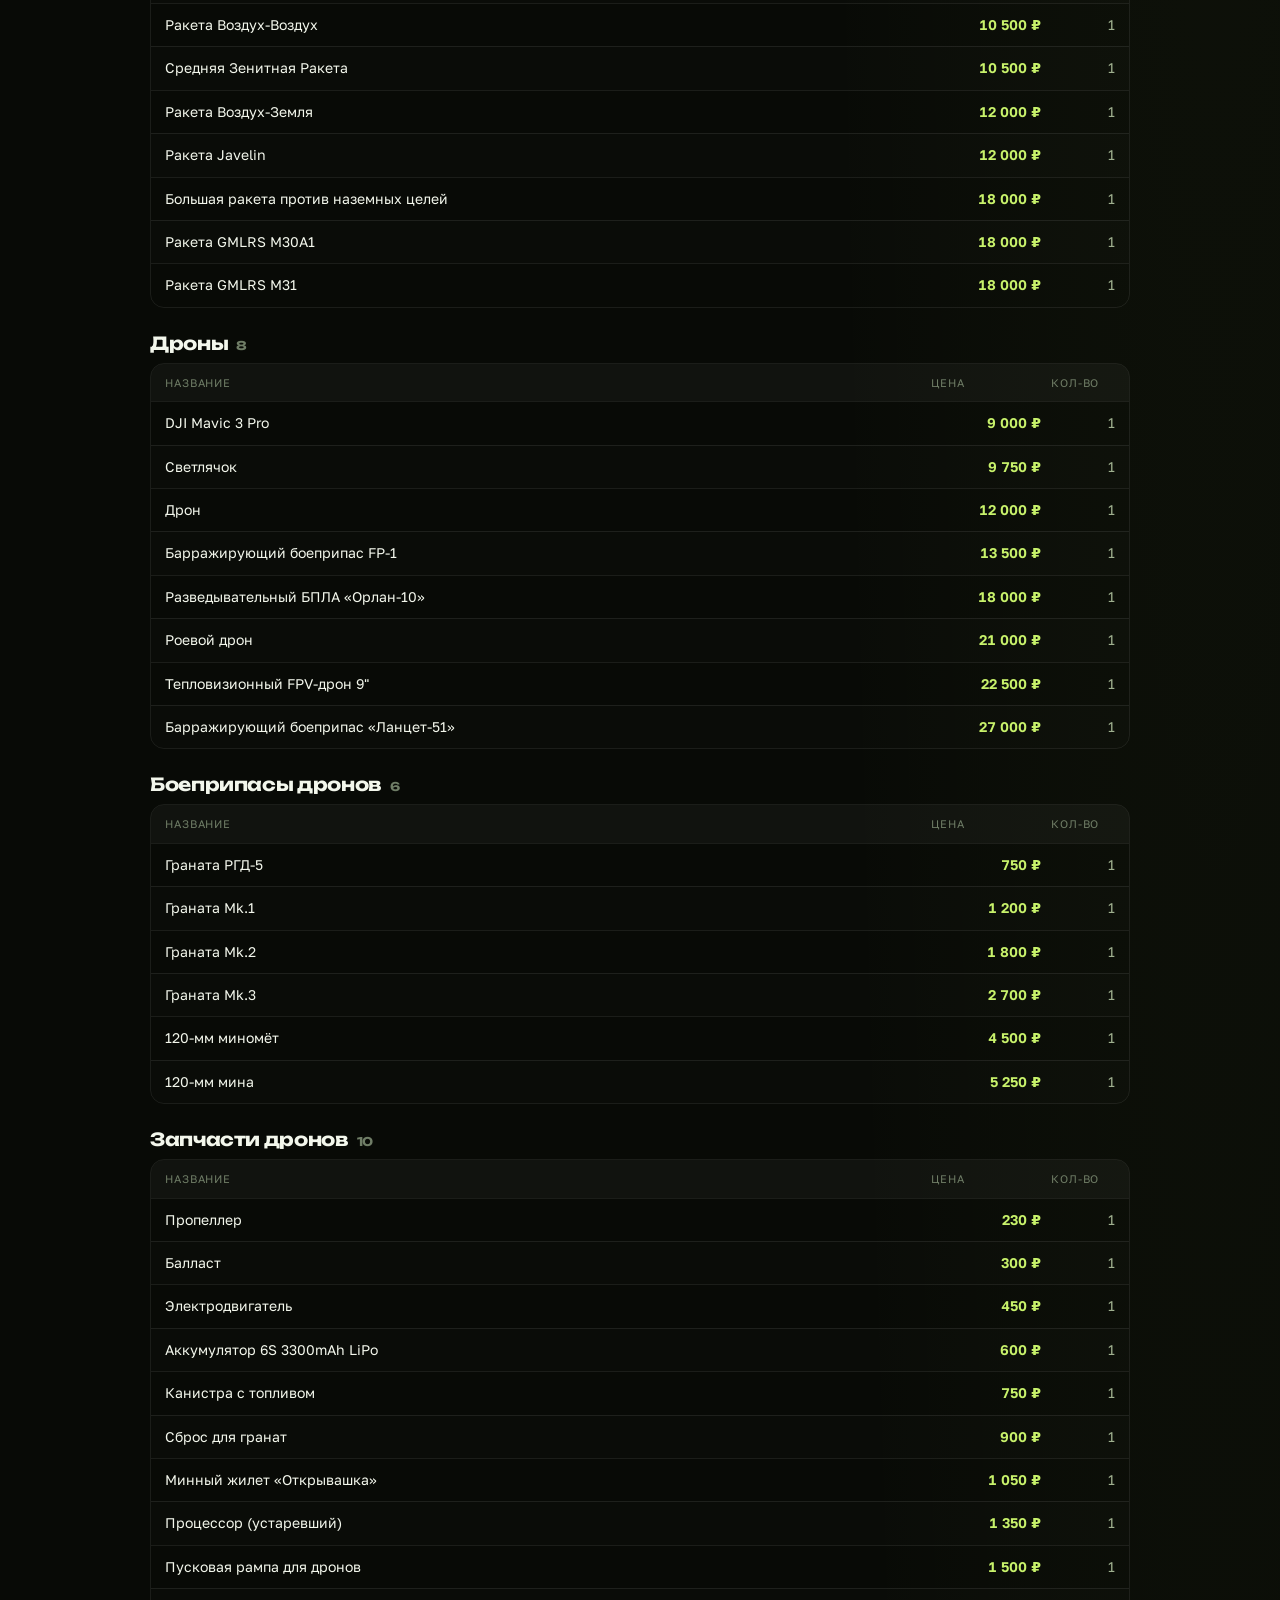
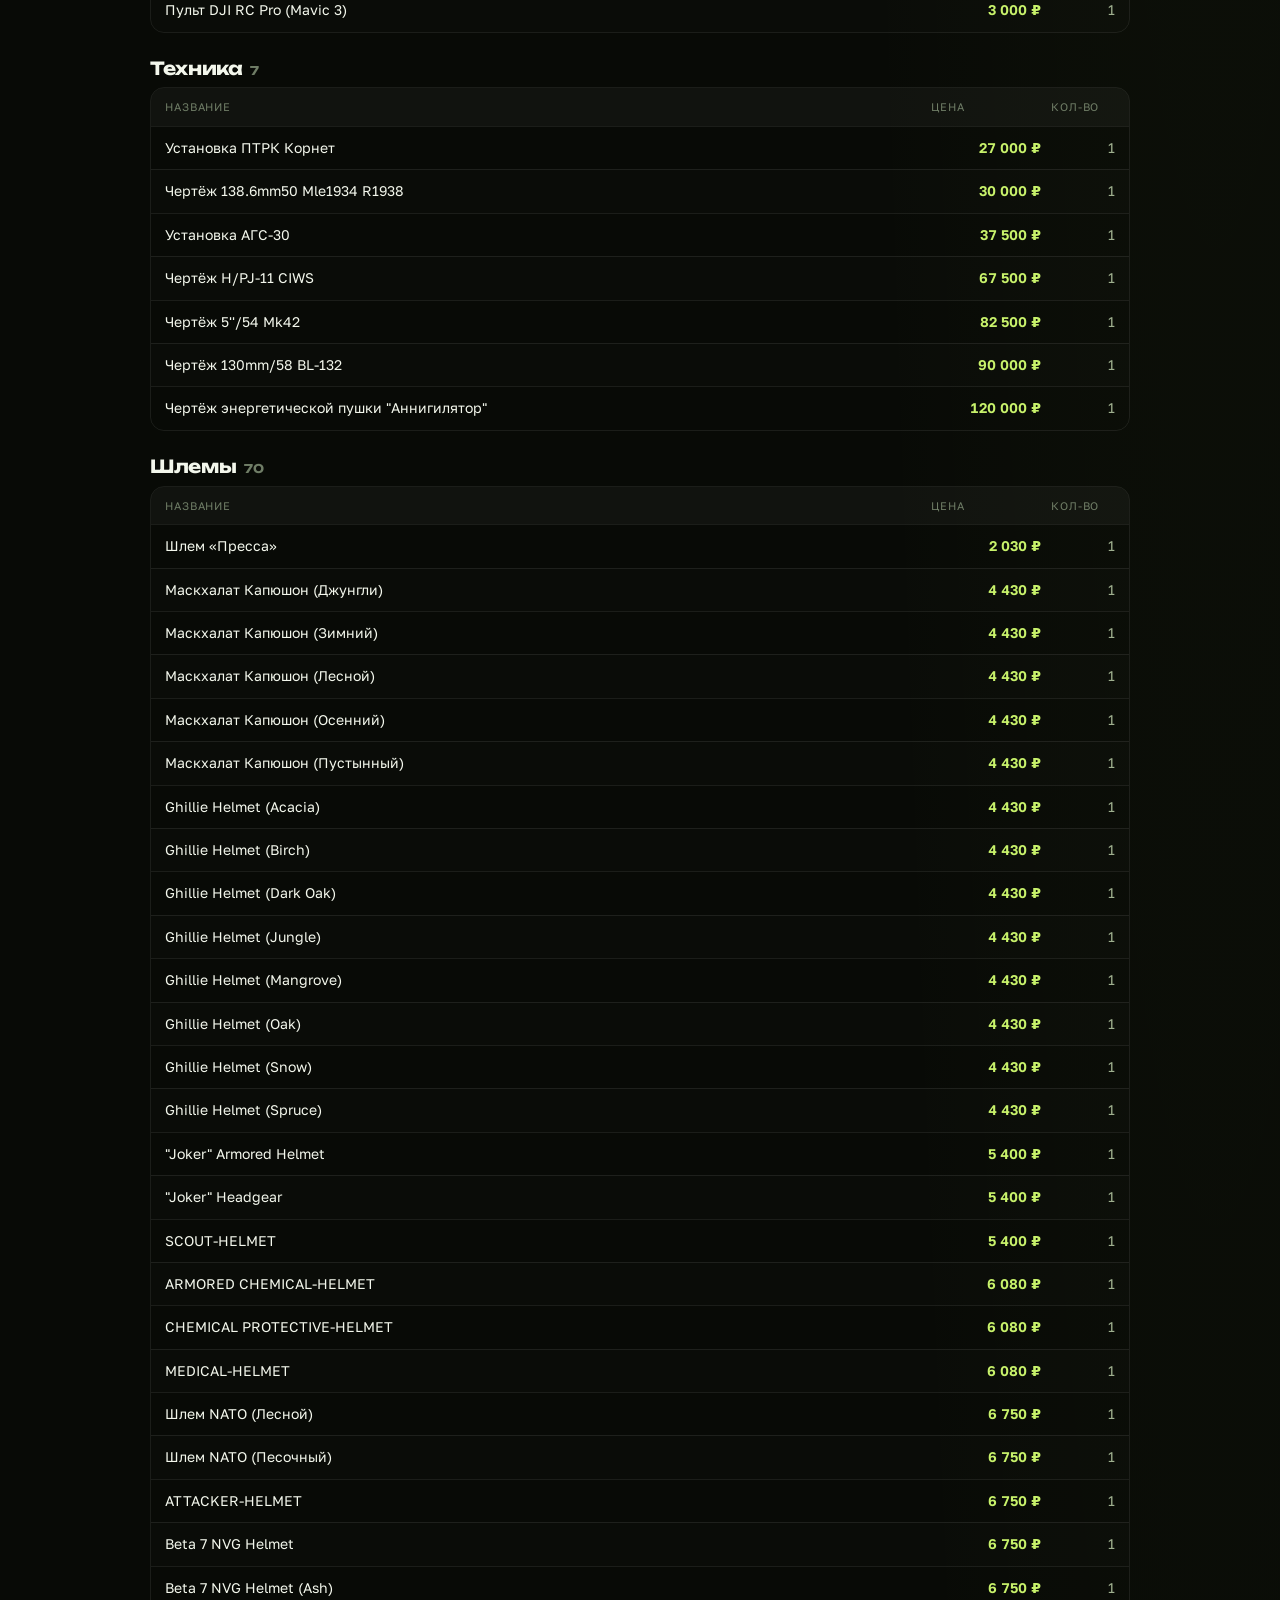
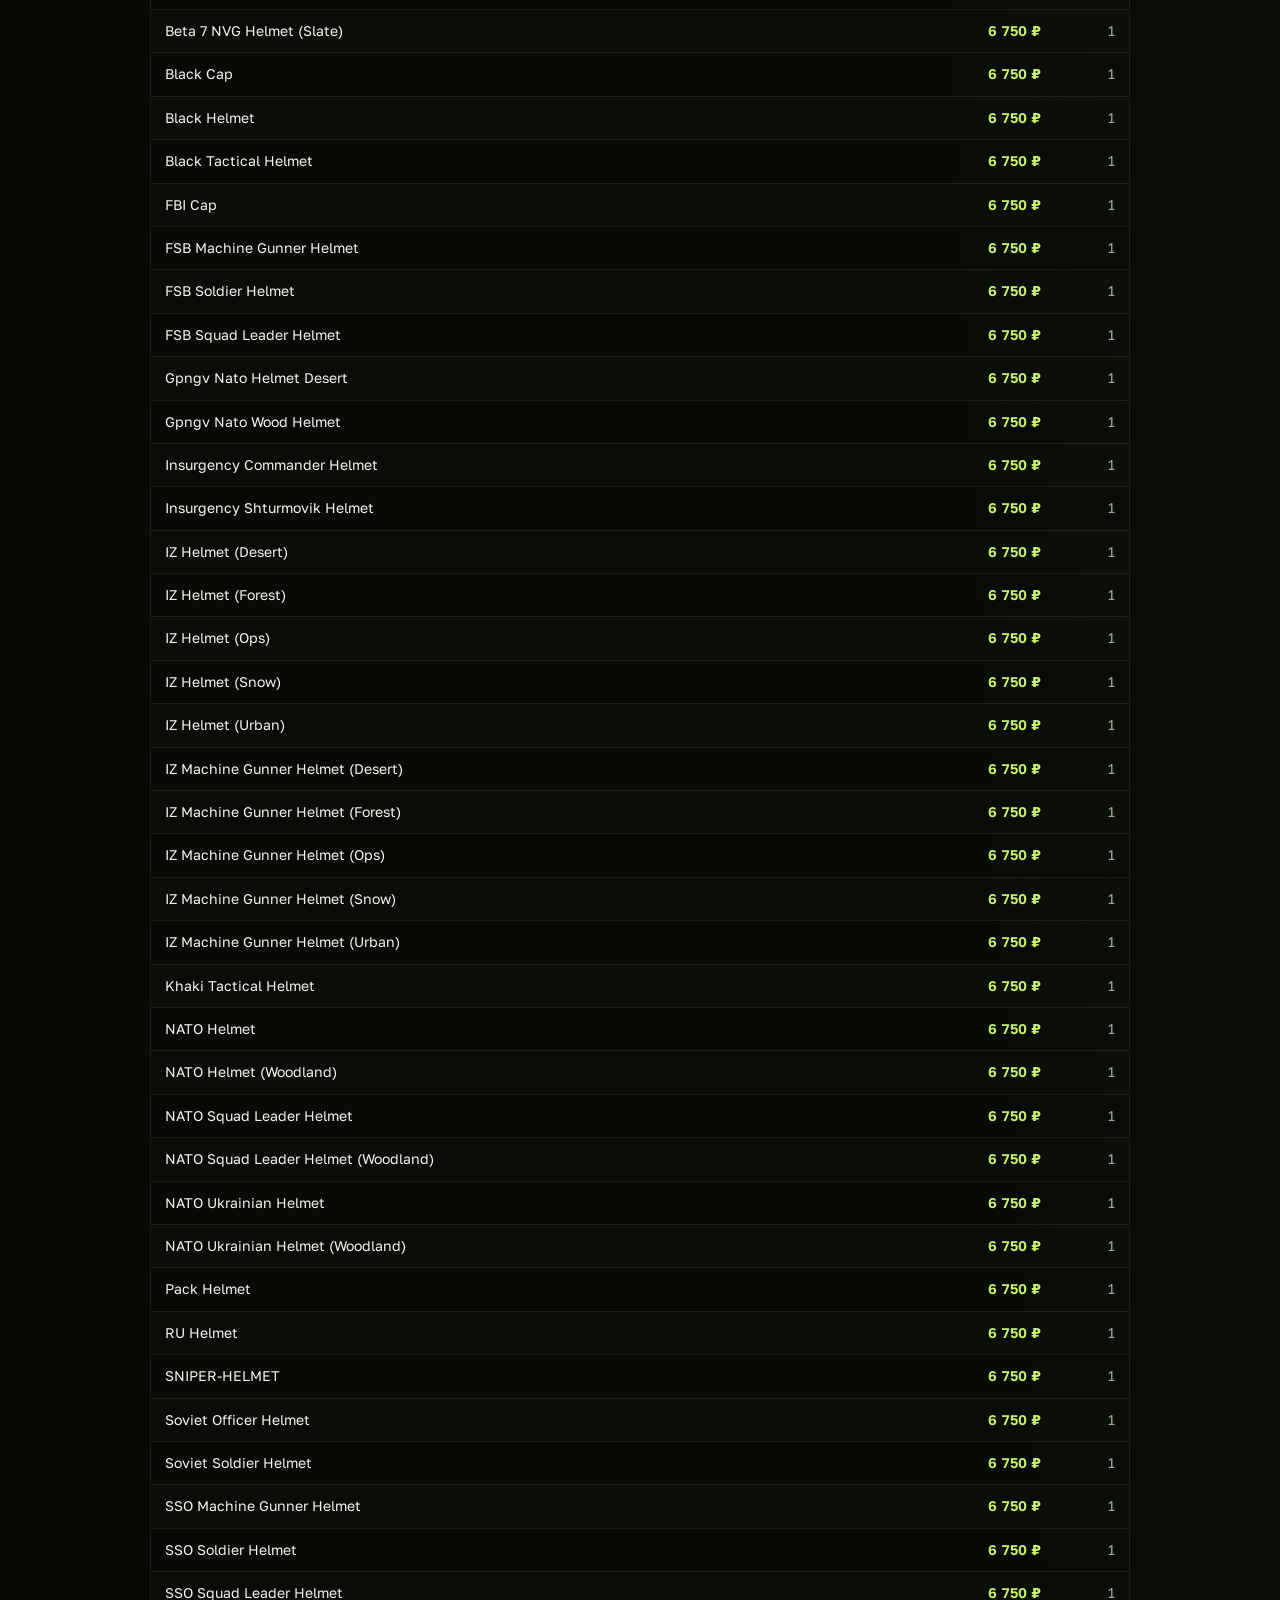
<file: economy.html>
<!doctype html>
<html lang="ru">
  <head>
    <meta charset="utf-8" />
    <meta name="viewport" content="width=device-width, initial-scale=1" />
    <title>Прайс терминала — GXW Launcher</title>
    <meta name="description" content="Цены терминала GXW: оружие, патроны, техника, дроны, снаряды, медицина и еда. 734 позиций." />
    <link rel="icon" type="image/png" href="assets/img/favicon.png" />
    <link rel="stylesheet" href="assets/css/style.css" />
    <style>
      [hidden] { display: none !important; }
      #ecoCat { height: 40px; min-width: 170px; border-radius: 10px; border: 1px solid var(--line-strong); background: rgba(255,255,255,.04); color: var(--text); font: inherit; font-size: 14px; padding: 0 10px; }
      #ecoCat option { background: #0d120b; color: #f3f7ec; }
      .eco-page { width: min(980px, calc(100% - 32px)); margin: 0 auto; padding: 96px 0 60px; position: relative; z-index: 2; }
      .eco-top { display: flex; align-items: center; gap: 12px; margin-bottom: 22px; }
      .eco-top a { display: inline-flex; align-items: center; gap: 8px; color: var(--muted); font-size: 14px; }
      .eco-top a:hover { color: var(--accent); }
      .eco-page h1 { font-size: clamp(28px, 4vw, 44px); text-transform: uppercase; margin: 0 0 10px; }
      .eco-lead { color: var(--muted); max-width: 62ch; margin: 0 0 26px; }
      .eco-summary { display: grid; grid-template-columns: repeat(auto-fit, minmax(160px, 1fr)); gap: 10px; margin-bottom: 26px; }
      .eco-summary div { padding: 14px 16px; border: 1px solid var(--line); border-radius: 12px; background: rgba(255,255,255,.02); }
      .eco-summary dt { font-size: 11px; letter-spacing: .08em; text-transform: uppercase; color: var(--faint); }
      .eco-summary dd { margin: 4px 0 0; font-family: Unbounded, sans-serif; font-size: 15px; }
      .eco-tools { position: sticky; top: 76px; z-index: 5; display: flex; gap: 8px; flex-wrap: wrap; padding: 10px 0; background: rgba(8,10,6,.92); backdrop-filter: blur(12px); margin-bottom: 18px; }
      .eco-tools input { flex: 1 1 240px; min-width: 200px; height: 40px; padding: 0 12px; border-radius: 10px; border: 1px solid var(--line-strong); background: rgba(255,255,255,.04); color: var(--text); font: inherit; font-size: 14px; }
      .eco-tools input:focus { outline: none; border-color: rgba(200,242,107,.5); }
      .eco-cat { margin-bottom: 26px; }
      .eco-cat h2 { font-size: 18px; text-transform: none; margin: 0 0 10px; display: flex; align-items: baseline; gap: 8px; }
      .eco-cat h2 span { font-family: inherit; font-size: 12px; color: var(--faint); }
      .eco-table { border: 1px solid var(--line); border-radius: 14px; overflow: hidden; }
      .eco-head, .eco-row { display: grid; grid-template-columns: 1fr 110px 64px; gap: 10px; padding: 10px 14px; align-items: center; }
      .eco-head { background: rgba(255,255,255,.04); font-size: 11px; letter-spacing: .08em; text-transform: uppercase; color: var(--faint); }
      .eco-row { border-top: 1px solid var(--line); font-size: 14px; }
      .eco-row:nth-child(odd) { background: rgba(255,255,255,.012); }
      .eco-name { min-width: 0; overflow: hidden; text-overflow: ellipsis; white-space: nowrap; }
      .eco-price { color: var(--accent); font-variant-numeric: tabular-nums; text-align: right; font-weight: 600; }
      .eco-count { color: var(--muted); text-align: right; }
      .eco-empty { color: var(--faint); padding: 20px 0; }
      .eco-note { color: var(--faint); font-size: 13px; border-top: 1px solid var(--line); padding-top: 18px; margin-top: 10px; }
      @media (max-width: 560px) {
        .eco-page { padding-top: 88px; }
        .eco-head, .eco-row { grid-template-columns: 1fr 88px 44px; padding: 9px 10px; font-size: 13px; }
      }
    </style>
  </head>
  <body>
    <div class="noise" aria-hidden="true"></div>
    <header class="nav is-scrolled">
      <a class="brand" href="./">
        <img src="assets/img/logo.png" alt="" width="38" height="38" />
        <span><b>GXW</b><em>LAUNCHER</em></span>
      </a>
      <nav class="nav-links" style="opacity:1;pointer-events:auto;position:static;flex-direction:row;background:none;border:none;padding:0;transform:none">
        <a href="./">На сайт</a>
      </nav>
    </header>

    <main class="eco-page">
      <div class="eco-top"><a href="./">← На главную</a></div>
      <h1>Прайс терминала</h1>
      <p class="eco-lead">Экономика сборки MineCraft Battle 2.1.5: 734 позиций для терминала GXW. Цены в рублях, количество — сколько выдаётся за одну покупку.</p>

      <dl class="eco-summary">
        <div><dt>Доход с зоны</dt><dd>~1 700 ₽/мин</dd></div>
        <div><dt>Две зоны</dt><dd>~3 400 ₽/мин</dd></div>
        <div><dt>Позиций</dt><dd>734</dd></div>
        <div><dt>Формат</dt><dd>рубли</dd></div>
      </dl>

      <div class="eco-tools">
        <input id="ecoSearch" type="search" placeholder="AK-47, патроны, аптечка…" autocomplete="off" />
        <select id="ecoCat">
          <option value="">Все категории</option>
          <option value="Пистолеты">Пистолеты</option>
          <option value="ПП">ПП</option>
          <option value="Автоматы">Автоматы</option>
          <option value="Дробовики">Дробовики</option>
          <option value="Снайперки">Снайперки</option>
          <option value="Пулемёты">Пулемёты</option>
          <option value="Гранатомёты и ПТРК">Гранатомёты и ПТРК</option>
          <option value="Ближний бой">Ближний бой</option>
          <option value="Патроны TACZ">Патроны TACZ</option>
          <option value="Патроны SBW">Патроны SBW</option>
          <option value="Патроны VVP">Патроны VVP</option>
          <option value="Взрывчатка">Взрывчатка</option>
          <option value="Ракеты и снаряды">Ракеты и снаряды</option>
          <option value="Дроны">Дроны</option>
          <option value="Боеприпасы дронов">Боеприпасы дронов</option>
          <option value="Запчасти дронов">Запчасти дронов</option>
          <option value="Техника">Техника</option>
          <option value="Шлемы">Шлемы</option>
          <option value="Бронежилеты">Бронежилеты</option>
          <option value="Плиты и ремонт">Плиты и ремонт</option>
          <option value="Штаны и обувь">Штаны и обувь</option>
          <option value="Снаряжение">Снаряжение</option>
          <option value="Медицина">Медицина</option>
          <option value="Еда">Еда</option>
          <option value="Вода и напитки">Вода и напитки</option>
          <option value="Броня">Броня</option>
        </select>
        <a class="btn btn-sm" href="economy/prices.csv" download>Скачать CSV</a>
      </div>

      <div id="ecoCats">
  <section class="eco-cat" data-cat="Пистолеты">
    <h2>Пистолеты <span>24</span></h2>
    <div class="eco-table">
      <div class="eco-head"><span>Название</span><span>Цена</span><span>Кол-во</span></div>
      <div class="eco-row" data-name="пя "грач" superbwarfare:mp_443 пистолеты"><span class="eco-name">ПЯ "Грач"</span><span class="eco-price">1 200 ₽</span><span class="eco-count">1</span></div>
      <div class="eco-row" data-name="m1911a1 superbwarfare:m_1911 пистолеты"><span class="eco-name">M1911A1</span><span class="eco-price">1 350 ₽</span><span class="eco-count">1</span></div>
      <div class="eco-row" data-name="glock 17 superbwarfare:glock_17 пистолеты"><span class="eco-name">Glock 17</span><span class="eco-price">1 500 ₽</span><span class="eco-count">1</span></div>
      <div class="eco-row" data-name="берет vvp:bereta пистолеты"><span class="eco-name">Берет</span><span class="eco-price">1 650 ₽</span><span class="eco-count">1</span></div>
      <div class="eco-row" data-name="золотой desert eagle .357 tacz:modern_kinetic_gun{gunid:'tacz:deagle_golden'} пистолеты"><span class="eco-name">Золотой Desert Eagle .357</span><span class="eco-price">1 800 ₽</span><span class="eco-count">1</span></div>
      <div class="eco-row" data-name="beretta 93r tacz:modern_kinetic_gun{gunid:'tacz:b93r'} пистолеты"><span class="eco-name">Beretta 93R</span><span class="eco-price">1 800 ₽</span><span class="eco-count">1</span></div>
      <div class="eco-row" data-name="beretta м9а4 tacz:modern_kinetic_gun{gunid:'tacz:m9a4'} пистолеты"><span class="eco-name">Beretta М9А4</span><span class="eco-price">1 800 ₽</span><span class="eco-count">1</span></div>
      <div class="eco-row" data-name="chiappa rhino .357 tacz:modern_kinetic_gun{gunid:'tacz:rhino357'} пистолеты"><span class="eco-name">Chiappa Rhino .357</span><span class="eco-price">1 800 ₽</span><span class="eco-count">1</span></div>
      <div class="eco-row" data-name="cz-75 tacz:modern_kinetic_gun{gunid:'tacz:cz75'} пистолеты"><span class="eco-name">CZ-75</span><span class="eco-price">1 800 ₽</span><span class="eco-count">1</span></div>
      <div class="eco-row" data-name="deagle-conspiracy tacz:modern_kinetic_gun{gunid:'lrl:deagle_conspiracy'} пистолеты"><span class="eco-name">DEAGLE-CONSPIRACY</span><span class="eco-price">1 800 ₽</span><span class="eco-count">1</span></div>
      <div class="eco-row" data-name="deagle-pilot tacz:modern_kinetic_gun{gunid:'lrl:deagle_pilot'} пистолеты"><span class="eco-name">DEAGLE-PILOT</span><span class="eco-price">1 800 ₽</span><span class="eco-count">1</span></div>
      <div class="eco-row" data-name="desert eagle .50 tacz:modern_kinetic_gun{gunid:'tacz:deagle'} пистолеты"><span class="eco-name">Desert Eagle .50</span><span class="eco-price">1 800 ₽</span><span class="eco-count">1</span></div>
      <div class="eco-row" data-name="glock 17 tacz:modern_kinetic_gun{gunid:'tacz:glock_17'} пистолеты"><span class="eco-name">Glock 17</span><span class="eco-price">1 800 ₽</span><span class="eco-count">1</span></div>
      <div class="eco-row" data-name="glock 17-high beam tacz:modern_kinetic_gun{gunid:'lrl:glock_17_highbeam'} пистолеты"><span class="eco-name">GLOCK 17-HIGH BEAM</span><span class="eco-price">1 800 ₽</span><span class="eco-count">1</span></div>
      <div class="eco-row" data-name="glock 17-silver purple tacz:modern_kinetic_gun{gunid:'lrl:glock_17_silverpurple'} пистолеты"><span class="eco-name">GLOCK 17-SILVER PURPLE</span><span class="eco-price">1 800 ₽</span><span class="eco-count">1</span></div>
      <div class="eco-row" data-name="lonetrail .30-06 tacz:modern_kinetic_gun{gunid:'tacz:lonetrail'} пистолеты"><span class="eco-name">Lonetrail .30-06</span><span class="eco-price">1 800 ₽</span><span class="eco-count">1</span></div>
      <div class="eco-row" data-name="m1911 tacz:modern_kinetic_gun{gunid:'tacz:m1911'} пистолеты"><span class="eco-name">M1911</span><span class="eco-price">1 800 ₽</span><span class="eco-count">1</span></div>
      <div class="eco-row" data-name="mk23 socom tacz:modern_kinetic_gun{gunid:'tacz:hk_mk23'} пистолеты"><span class="eco-name">MK23 SOCOM</span><span class="eco-price">1 800 ₽</span><span class="eco-count">1</span></div>
      <div class="eco-row" data-name="p320 tacz:modern_kinetic_gun{gunid:'tacz:p320'} пистолеты"><span class="eco-name">P320</span><span class="eco-price">1 800 ₽</span><span class="eco-count">1</span></div>
      <div class="eco-row" data-name="p320-doctor tacz:modern_kinetic_gun{gunid:'lrl:p320_doctor'} пистолеты"><span class="eco-name">P320-DOCTOR</span><span class="eco-price">1 800 ₽</span><span class="eco-count">1</span></div>
      <div class="eco-row" data-name="taurus model 943 tacz:modern_kinetic_gun{gunid:'tacz:taurus943'} пистолеты"><span class="eco-name">Taurus Model 943</span><span class="eco-price">1 800 ₽</span><span class="eco-count">1</span></div>
      <div class="eco-row" data-name="taurus raging hunter tacz:modern_kinetic_gun{gunid:'tacz:taurus500'} пистолеты"><span class="eco-name">Taurus Raging Hunter</span><span class="eco-price">1 800 ₽</span><span class="eco-count">1</span></div>
      <div class="eco-row" data-name="timeless .50 z-type tacz:modern_kinetic_gun{gunid:'tacz:timeless50'} пистолеты"><span class="eco-name">Timeless .50 Z-Type</span><span class="eco-price">1 800 ₽</span><span class="eco-count">1</span></div>
      <div class="eco-row" data-name="glock 18 superbwarfare:glock_18 пистолеты"><span class="eco-name">Glock 18</span><span class="eco-price">1 950 ₽</span><span class="eco-count">1</span></div>
    </div>
  </section>
  <section class="eco-cat" data-cat="ПП">
    <h2>ПП <span>16</span></h2>
    <div class="eco-table">
      <div class="eco-head"><span>Название</span><span>Цена</span><span>Кол-во</span></div>
      <div class="eco-row" data-name="hk mp5a5-agent tacz:modern_kinetic_gun{gunid:'lrl:hk_mp5a5_agent'} пп"><span class="eco-name">HK MP5A5-AGENT</span><span class="eco-price">4 500 ₽</span><span class="eco-count">1</span></div>
      <div class="eco-row" data-name="hk mp5a5-cyrex tacz:modern_kinetic_gun{gunid:'lrl:hk_mp5a5_cyrex'} пп"><span class="eco-name">HK MP5A5-CYREX</span><span class="eco-price">4 500 ₽</span><span class="eco-count">1</span></div>
      <div class="eco-row" data-name="hk-mp5a5 tacz:modern_kinetic_gun{gunid:'tacz:hk_mp5a5'} пп"><span class="eco-name">HK-MP5A5</span><span class="eco-price">4 500 ₽</span><span class="eco-count">1</span></div>
      <div class="eco-row" data-name="kriss vector tacz:modern_kinetic_gun{gunid:'tacz:vector45'} пп"><span class="eco-name">KRISS Vector</span><span class="eco-price">4 500 ₽</span><span class="eco-count">1</span></div>
      <div class="eco-row" data-name="mp5 superbwarfare:mp_5 пп"><span class="eco-name">MP5</span><span class="eco-price">4 500 ₽</span><span class="eco-count">1</span></div>
      <div class="eco-row" data-name="mp7-cirrus tacz:modern_kinetic_gun{gunid:'lrl:mp7_cirrus'} пп"><span class="eco-name">MP7-CIRRUS</span><span class="eco-price">4 500 ₽</span><span class="eco-count">1</span></div>
      <div class="eco-row" data-name="p90 tacz:modern_kinetic_gun{gunid:'tacz:p90'} пп"><span class="eco-name">P90</span><span class="eco-price">4 500 ₽</span><span class="eco-count">1</span></div>
      <div class="eco-row" data-name="p90-asiimov tacz:modern_kinetic_gun{gunid:'lrl:p90_asiimov'} пп"><span class="eco-name">P90-ASIIMOV</span><span class="eco-price">4 500 ₽</span><span class="eco-count">1</span></div>
      <div class="eco-row" data-name="p90-coldblood tacz:modern_kinetic_gun{gunid:'lrl:p90_cold_blooded'} пп"><span class="eco-name">P90-COLDBLOOD</span><span class="eco-price">4 500 ₽</span><span class="eco-count">1</span></div>
      <div class="eco-row" data-name="p90-industries tacz:modern_kinetic_gun{gunid:'lrl:p90_industries'} пп"><span class="eco-name">P90-INDUSTRIES</span><span class="eco-price">4 500 ₽</span><span class="eco-count">1</span></div>
      <div class="eco-row" data-name="ump45 tacz:modern_kinetic_gun{gunid:'tacz:ump45'} пп"><span class="eco-name">Ump45</span><span class="eco-price">4 500 ₽</span><span class="eco-count">1</span></div>
      <div class="eco-row" data-name="ump45-crimson foil tacz:modern_kinetic_gun{gunid:'lrl:ump45_crimson_foil'} пп"><span class="eco-name">UMP45-CRIMSON FOIL</span><span class="eco-price">4 500 ₽</span><span class="eco-count">1</span></div>
      <div class="eco-row" data-name="ump45-hurricane tacz:modern_kinetic_gun{gunid:'lrl:ump45_hurrican'} пп"><span class="eco-name">UMP45-HURRICANE</span><span class="eco-price">4 500 ₽</span><span class="eco-count">1</span></div>
      <div class="eco-row" data-name="uzi tacz:modern_kinetic_gun{gunid:'tacz:uzi'} пп"><span class="eco-name">Uzi</span><span class="eco-price">4 500 ₽</span><span class="eco-count">1</span></div>
      <div class="eco-row" data-name="vector45-silverpurple tacz:modern_kinetic_gun{gunid:'lrl:vector45_silverpurple'} пп"><span class="eco-name">VECTOR45-SILVERPURPLE</span><span class="eco-price">4 500 ₽</span><span class="eco-count">1</span></div>
      <div class="eco-row" data-name="vector superbwarfare:vector пп"><span class="eco-name">Vector</span><span class="eco-price">6 300 ₽</span><span class="eco-count">1</span></div>
    </div>
  </section>
  <section class="eco-cat" data-cat="Автоматы">
    <h2>Автоматы <span>45</span></h2>
    <div class="eco-table">
      <div class="eco-head"><span>Название</span><span>Цена</span><span>Кол-во</span></div>
      <div class="eco-row" data-name="marlin model 1894 superbwarfare:marlin автоматы"><span class="eco-name">Marlin Model 1894</span><span class="eco-price">5 250 ₽</span><span class="eco-count">1</span></div>
      <div class="eco-row" data-name="скс superbwarfare:sks автоматы"><span class="eco-name">СКС</span><span class="eco-price">6 750 ₽</span><span class="eco-count">1</span></div>
      <div class="eco-row" data-name="ak-47 superbwarfare:ak_47 автоматы"><span class="eco-name">AK-47</span><span class="eco-price">8 250 ₽</span><span class="eco-count">1</span></div>
      <div class="eco-row" data-name="м4а1 tacz:modern_kinetic_gun{gunid:'tacz:m4a1'} автоматы"><span class="eco-name">М4А1</span><span class="eco-price">9 000 ₽</span><span class="eco-count">1</span></div>
      <div class="eco-row" data-name="скс tacz:modern_kinetic_gun{gunid:'tacz:sks_tactical'} автоматы"><span class="eco-name">СКС</span><span class="eco-price">9 000 ₽</span><span class="eco-count">1</span></div>
      <div class="eco-row" data-name="acr tacz:modern_kinetic_gun{gunid:'lradd:acr'} автоматы"><span class="eco-name">Acr</span><span class="eco-price">9 000 ₽</span><span class="eco-count">1</span></div>
      <div class="eco-row" data-name="ak-12 superbwarfare:ak_12 автоматы"><span class="eco-name">AK-12</span><span class="eco-price">9 000 ₽</span><span class="eco-count">1</span></div>
      <div class="eco-row" data-name="aug tacz:modern_kinetic_gun{gunid:'lradd:aug'} автоматы"><span class="eco-name">Aug</span><span class="eco-price">9 000 ₽</span><span class="eco-count">1</span></div>
      <div class="eco-row" data-name="aug tacz:modern_kinetic_gun{gunid:'tacz:aug'} автоматы"><span class="eco-name">Aug</span><span class="eco-price">9 000 ₽</span><span class="eco-count">1</span></div>
      <div class="eco-row" data-name="aug-security tacz:modern_kinetic_gun{gunid:'lrl:aug_security'} автоматы"><span class="eco-name">AUG-SECURITY</span><span class="eco-price">9 000 ₽</span><span class="eco-count">1</span></div>
      <div class="eco-row" data-name="aug-ywzj tacz:modern_kinetic_gun{gunid:'lrl:aug_ywzj'} автоматы"><span class="eco-name">AUG-YWZJ</span><span class="eco-price">9 000 ₽</span><span class="eco-count">1</span></div>
      <div class="eco-row" data-name="hk g3 tacz:modern_kinetic_gun{gunid:'tacz:hk_g3'} автоматы"><span class="eco-name">HK G3</span><span class="eco-price">9 000 ₽</span><span class="eco-count">1</span></div>
      <div class="eco-row" data-name="hk g36k tacz:modern_kinetic_gun{gunid:'tacz:g36k'} автоматы"><span class="eco-name">HK G36K</span><span class="eco-price">9 000 ₽</span><span class="eco-count">1</span></div>
      <div class="eco-row" data-name="hk416d tacz:modern_kinetic_gun{gunid:'tacz:hk416d'} автоматы"><span class="eco-name">Hk416d</span><span class="eco-price">9 000 ₽</span><span class="eco-count">1</span></div>
      <div class="eco-row" data-name="hk416d-blackice tacz:modern_kinetic_gun{gunid:'lrl:hk416d_blackice'} автоматы"><span class="eco-name">HK416D-BLACKICE</span><span class="eco-price">9 000 ₽</span><span class="eco-count">1</span></div>
      <div class="eco-row" data-name="hk416d-ocean tacz:modern_kinetic_gun{gunid:'lrl:hk416d_ocean'} автоматы"><span class="eco-name">HK416D-OCEAN</span><span class="eco-price">9 000 ₽</span><span class="eco-count">1</span></div>
      <div class="eco-row" data-name="hk416d-security tacz:modern_kinetic_gun{gunid:'lrl:hk416d_security'} автоматы"><span class="eco-name">HK416D-SECURITY</span><span class="eco-price">9 000 ₽</span><span class="eco-count">1</span></div>
      <div class="eco-row" data-name="m16a1 tacz:modern_kinetic_gun{gunid:'tacz:m16a1'} автоматы"><span class="eco-name">M16a1</span><span class="eco-price">9 000 ₽</span><span class="eco-count">1</span></div>
      <div class="eco-row" data-name="m16a4 tacz:modern_kinetic_gun{gunid:'tacz:m16a4'} автоматы"><span class="eco-name">M16a4</span><span class="eco-price">9 000 ₽</span><span class="eco-count">1</span></div>
      <div class="eco-row" data-name="m16a4-ocean tacz:modern_kinetic_gun{gunid:'lrl:m16a4_ocean'} автоматы"><span class="eco-name">M16A4-OCEAN</span><span class="eco-price">9 000 ₽</span><span class="eco-count">1</span></div>
      <div class="eco-row" data-name="m4a1-silver purple tacz:modern_kinetic_gun{gunid:'lrl:m4a1_silverpurple'} автоматы"><span class="eco-name">M4A1-SILVER PURPLE</span><span class="eco-price">9 000 ₽</span><span class="eco-count">1</span></div>
      <div class="eco-row" data-name="m4a1-temukau tacz:modern_kinetic_gun{gunid:'lrl:m4a1_temukau'} автоматы"><span class="eco-name">M4A1-TEMUKAU</span><span class="eco-price">9 000 ₽</span><span class="eco-count">1</span></div>
      <div class="eco-row" data-name="m4a1-turbine tacz:modern_kinetic_gun{gunid:'lrl:m4a1_turbine'} автоматы"><span class="eco-name">M4A1-TURBINE</span><span class="eco-price">9 000 ₽</span><span class="eco-count">1</span></div>
      <div class="eco-row" data-name="m4a1-zero tacz:modern_kinetic_gun{gunid:'lrl:m4a1_zero'} автоматы"><span class="eco-name">M4A1-ZERO</span><span class="eco-price">9 000 ₽</span><span class="eco-count">1</span></div>
      <div class="eco-row" data-name="mdr 223 tacz:modern_kinetic_gun{gunid:'lradd:mdr_223'} автоматы"><span class="eco-name">Mdr 223</span><span class="eco-price">9 000 ₽</span><span class="eco-count">1</span></div>
      <div class="eco-row" data-name="mdr 308 tacz:modern_kinetic_gun{gunid:'lradd:mdr_308'} автоматы"><span class="eco-name">Mdr 308</span><span class="eco-price">9 000 ₽</span><span class="eco-count">1</span></div>
      <div class="eco-row" data-name="mdr-blackice tacz:modern_kinetic_gun{gunid:'lrl:mdr_223_blackice'} автоматы"><span class="eco-name">MDR-BLACKICE</span><span class="eco-price">9 000 ₽</span><span class="eco-count">1</span></div>
      <div class="eco-row" data-name="mdr-dawn tacz:modern_kinetic_gun{gunid:'lrl:mdr_308_dawn'} автоматы"><span class="eco-name">MDR-DAWN</span><span class="eco-price">9 000 ₽</span><span class="eco-count">1</span></div>
      <div class="eco-row" data-name="mdr-pity tacz:modern_kinetic_gun{gunid:'lrl:mdr_223_pity'} автоматы"><span class="eco-name">MDR-PITY</span><span class="eco-price">9 000 ₽</span><span class="eco-count">1</span></div>
      <div class="eco-row" data-name="mk14 tacz:modern_kinetic_gun{gunid:'tacz:mk14'} автоматы"><span class="eco-name">Mk14</span><span class="eco-price">9 000 ₽</span><span class="eco-count">1</span></div>
      <div class="eco-row" data-name="mk47 tacz:modern_kinetic_gun{gunid:'lradd:mk47'} автоматы"><span class="eco-name">Mk47</span><span class="eco-price">9 000 ₽</span><span class="eco-count">1</span></div>
      <div class="eco-row" data-name="ngsw r-pity tacz:modern_kinetic_gun{gunid:'lrl:ngsw_r_pity'} автоматы"><span class="eco-name">NGSW R-PITY</span><span class="eco-price">9 000 ₽</span><span class="eco-count">1</span></div>
      <div class="eco-row" data-name="qbz191 em tacz:modern_kinetic_gun{gunid:'lradd:qbz191_em'} автоматы"><span class="eco-name">Qbz191 Em</span><span class="eco-price">9 000 ₽</span><span class="eco-count">1</span></div>
      <div class="eco-row" data-name="rd704-asiimov tacz:modern_kinetic_gun{gunid:'lrl:rd704_asiimov'} автоматы"><span class="eco-name">RD704-ASIIMOV</span><span class="eco-price">9 000 ₽</span><span class="eco-count">1</span></div>
      <div class="eco-row" data-name="rd704-blackice tacz:modern_kinetic_gun{gunid:'lrl:rd704_blackice'} автоматы"><span class="eco-name">RD704-BLACKICE</span><span class="eco-price">9 000 ₽</span><span class="eco-count">1</span></div>
      <div class="eco-row" data-name="scar l-ocean tacz:modern_kinetic_gun{gunid:'lrl:scar_l_ocean'} автоматы"><span class="eco-name">SCAR L-OCEAN</span><span class="eco-price">9 000 ₽</span><span class="eco-count">1</span></div>
      <div class="eco-row" data-name="scar-h tacz:modern_kinetic_gun{gunid:'tacz:scar_h'} автоматы"><span class="eco-name">SCAR-H</span><span class="eco-price">9 000 ₽</span><span class="eco-count">1</span></div>
      <div class="eco-row" data-name="scar-l tacz:modern_kinetic_gun{gunid:'tacz:scar_l'} автоматы"><span class="eco-name">SCAR-L</span><span class="eco-price">9 000 ₽</span><span class="eco-count">1</span></div>
      <div class="eco-row" data-name="spr-15 hb «стрелец» tacz:modern_kinetic_gun{gunid:'tacz:spr15hb'} автоматы"><span class="eco-name">SPR-15 HB «Стрелец»</span><span class="eco-price">9 000 ₽</span><span class="eco-count">1</span></div>
      <div class="eco-row" data-name="spr15-medic tacz:modern_kinetic_gun{gunid:'lrl:spr_15_medic'} автоматы"><span class="eco-name">SPR15-MEDIC</span><span class="eco-price">9 000 ₽</span><span class="eco-count">1</span></div>
      <div class="eco-row" data-name="qbz-95-1 superbwarfare:qbz_95 автоматы"><span class="eco-name">QBZ-95-1</span><span class="eco-price">9 300 ₽</span><span class="eco-count">1</span></div>
      <div class="eco-row" data-name="qbz-191 superbwarfare:qbz_191 автоматы"><span class="eco-name">QBZ-191</span><span class="eco-price">9 750 ₽</span><span class="eco-count">1</span></div>
      <div class="eco-row" data-name="hk-416 superbwarfare:hk_416 автоматы"><span class="eco-name">HK-416</span><span class="eco-price">10 500 ₽</span><span class="eco-count">1</span></div>
      <div class="eco-row" data-name="m4a1 superbwarfare:m_4 автоматы"><span class="eco-name">M4A1</span><span class="eco-price">10 500 ₽</span><span class="eco-count">1</span></div>
      <div class="eco-row" data-name="mk-14 ebr superbwarfare:mk_14 автоматы"><span class="eco-name">MK-14 EBR</span><span class="eco-price">12 000 ₽</span><span class="eco-count">1</span></div>
    </div>
  </section>
  <section class="eco-cat" data-cat="Дробовики">
    <h2>Дробовики <span>10</span></h2>
    <div class="eco-table">
      <div class="eco-head"><span>Название</span><span>Цена</span><span>Кол-во</span></div>
      <div class="eco-row" data-name="кустарный дробовик superbwarfare:homemade_shotgun дробовики"><span class="eco-name">Кустарный дробовик</span><span class="eco-price">2 250 ₽</span><span class="eco-count">1</span></div>
      <div class="eco-row" data-name="m870 mcs superbwarfare:m_870 дробовики"><span class="eco-name">M870 MCS</span><span class="eco-price">4 800 ₽</span><span class="eco-count">1</span></div>
      <div class="eco-row" data-name="боевой дробовик m1014 tacz:modern_kinetic_gun{gunid:'tacz:m1014'} дробовики"><span class="eco-name">Боевой дробовик M1014</span><span class="eco-price">5 250 ₽</span><span class="eco-count">1</span></div>
      <div class="eco-row" data-name="дб-2 "дурин" tacz:modern_kinetic_gun{gunid:'tacz:db_short'} дробовики"><span class="eco-name">ДБ-2 "Дурин"</span><span class="eco-price">5 250 ₽</span><span class="eco-count">1</span></div>
      <div class="eco-row" data-name="дб-4 "урсус" tacz:modern_kinetic_gun{gunid:'tacz:db_long'} дробовики"><span class="eco-name">ДБ-4 "Урсус"</span><span class="eco-price">5 250 ₽</span><span class="eco-count">1</span></div>
      <div class="eco-row" data-name="многоцелевой дробовик spas-12 tacz:modern_kinetic_gun{gunid:'tacz:spas_12'} дробовики"><span class="eco-name">Многоцелевой дробовик SPAS-12</span><span class="eco-price">5 250 ₽</span><span class="eco-count">1</span></div>
      <div class="eco-row" data-name="aa-12 tacz:modern_kinetic_gun{gunid:'tacz:aa12'} дробовики"><span class="eco-name">AA-12</span><span class="eco-price">5 250 ₽</span><span class="eco-count">1</span></div>
      <div class="eco-row" data-name="db long-super tacz:modern_kinetic_gun{gunid:'lrl:db_long_super'} дробовики"><span class="eco-name">DB LONG-SUPER</span><span class="eco-price">5 250 ₽</span><span class="eco-count">1</span></div>
      <div class="eco-row" data-name="remington 870 (m870) tacz:modern_kinetic_gun{gunid:'tacz:m870'} дробовики"><span class="eco-name">Remington 870 (M870)</span><span class="eco-price">5 250 ₽</span><span class="eco-count">1</span></div>
      <div class="eco-row" data-name="aa-12 superbwarfare:aa_12 дробовики"><span class="eco-name">AA-12</span><span class="eco-price">13 500 ₽</span><span class="eco-count">1</span></div>
    </div>
  </section>
  <section class="eco-cat" data-cat="Снайперки">
    <h2>Снайперки <span>18</span></h2>
    <div class="eco-table">
      <div class="eco-head"><span>Название</span><span>Цена</span><span>Кол-во</span></div>
      <div class="eco-row" data-name="охотничья винтовка superbwarfare:hunting_rifle снайперки"><span class="eco-name">Охотничья винтовка</span><span class="eco-price">6 000 ₽</span><span class="eco-count">1</span></div>
      <div class="eco-row" data-name="винтовка мосина superbwarfare:mosin_nagant снайперки"><span class="eco-name">Винтовка Мосина</span><span class="eco-price">7 500 ₽</span><span class="eco-count">1</span></div>
      <div class="eco-row" data-name="kar-98k superbwarfare:k_98 снайперки"><span class="eco-name">Kar-98k</span><span class="eco-price">9 000 ₽</span><span class="eco-count">1</span></div>
      <div class="eco-row" data-name="затворная винтовка springfield 1873 tacz:modern_kinetic_gun{gunid:'tacz:springfield1873'} снайперки"><span class="eco-name">Затворная винтовка Springfield 1873</span><span class="eco-price">13 500 ₽</span><span class="eco-count">1</span></div>
      <div class="eco-row" data-name="свд superbwarfare:svd снайперки"><span class="eco-name">СВД</span><span class="eco-price">13 500 ₽</span><span class="eco-count">1</span></div>
      <div class="eco-row" data-name="ai awp tacz:modern_kinetic_gun{gunid:'tacz:ai_awp'} снайперки"><span class="eco-name">Ai Awp</span><span class="eco-price">13 500 ₽</span><span class="eco-count">1</span></div>
      <div class="eco-row" data-name="ai awp-asiimov tacz:modern_kinetic_gun{gunid:'lrl:ai_awp_asiimov'} снайперки"><span class="eco-name">AI AWP-ASIIMOV</span><span class="eco-price">13 500 ₽</span><span class="eco-count">1</span></div>
      <div class="eco-row" data-name="barrett m82 (m107) tacz:modern_kinetic_gun{gunid:'tacz:m107'} снайперки"><span class="eco-name">Barrett M82 (M107)</span><span class="eco-price">13 500 ₽</span><span class="eco-count">1</span></div>
      <div class="eco-row" data-name="barrett m95 tacz:modern_kinetic_gun{gunid:'tacz:m95'} снайперки"><span class="eco-name">Barrett M95</span><span class="eco-price">13 500 ₽</span><span class="eco-count">1</span></div>
      <div class="eco-row" data-name="gauss rifle tacz:modern_kinetic_gun{gunid:'lradd:gauss_rifle'} снайперки"><span class="eco-name">Gauss Rifle</span><span class="eco-price">13 500 ₽</span><span class="eco-count">1</span></div>
      <div class="eco-row" data-name="karabiner 98 kurz tacz:modern_kinetic_gun{gunid:'tacz:kar98'} снайперки"><span class="eco-name">Karabiner 98 Kurz</span><span class="eco-price">13 500 ₽</span><span class="eco-count">1</span></div>
      <div class="eco-row" data-name="m700-ocean tacz:modern_kinetic_gun{gunid:'lrl:m700_ocean'} снайперки"><span class="eco-name">M700-OCEAN</span><span class="eco-price">13 500 ₽</span><span class="eco-count">1</span></div>
      <div class="eco-row" data-name="nitro 505 tacz:modern_kinetic_gun{gunid:'lradd:nitro_505'} снайперки"><span class="eco-name">Nitro 505</span><span class="eco-price">13 500 ₽</span><span class="eco-count">1</span></div>
      <div class="eco-row" data-name="remington m700 tacz:modern_kinetic_gun{gunid:'tacz:m700'} снайперки"><span class="eco-name">Remington M700</span><span class="eco-price">13 500 ₽</span><span class="eco-count">1</span></div>
      <div class="eco-row" data-name="m98b superbwarfare:m_98b снайперки"><span class="eco-name">M98B</span><span class="eco-price">16 500 ₽</span><span class="eco-count">1</span></div>
      <div class="eco-row" data-name="awm superbwarfare:awm снайперки"><span class="eco-name">AWM</span><span class="eco-price">18 000 ₽</span><span class="eco-count">1</span></div>
      <div class="eco-row" data-name="зверь superbwarfare:beast снайперки"><span class="eco-name">ЗВЕРЬ</span><span class="eco-price">22 500 ₽</span><span class="eco-count">1</span></div>
      <div class="eco-row" data-name="ntw-20 superbwarfare:ntw_20 снайперки"><span class="eco-name">NTW-20</span><span class="eco-price">30 000 ₽</span><span class="eco-count">1</span></div>
    </div>
  </section>
  <section class="eco-cat" data-cat="Пулемёты">
    <h2>Пулемёты <span>7</span></h2>
    <div class="eco-table">
      <div class="eco-head"><span>Название</span><span>Цена</span><span>Кол-во</span></div>
      <div class="eco-row" data-name="рпк superbwarfare:rpk пулемёты"><span class="eco-name">РПК</span><span class="eco-price">13 500 ₽</span><span class="eco-count">1</span></div>
      <div class="eco-row" data-name="m60 superbwarfare:m_60 пулемёты"><span class="eco-name">M60</span><span class="eco-price">16 500 ₽</span><span class="eco-count">1</span></div>
      <div class="eco-row" data-name="м249 tacz:modern_kinetic_gun{gunid:'tacz:m249'} пулемёты"><span class="eco-name">М249</span><span class="eco-price">18 000 ₽</span><span class="eco-count">1</span></div>
      <div class="eco-row" data-name="пулемёт fn evolys tacz:modern_kinetic_gun{gunid:'tacz:fn_evolys'} пулемёты"><span class="eco-name">Пулемёт FN EVOLYS</span><span class="eco-price">18 000 ₽</span><span class="eco-count">1</span></div>
      <div class="eco-row" data-name="рпк tacz:modern_kinetic_gun{gunid:'tacz:rpk'} пулемёты"><span class="eco-name">РПК</span><span class="eco-price">18 000 ₽</span><span class="eco-count">1</span></div>
      <div class="eco-row" data-name="m2hb superbwarfare:m_2_hb пулемёты"><span class="eco-name">M2HB</span><span class="eco-price">22 500 ₽</span><span class="eco-count">1</span></div>
      <div class="eco-row" data-name="м134 superbwarfare:minigun пулемёты"><span class="eco-name">М134</span><span class="eco-price">37 500 ₽</span><span class="eco-count">1</span></div>
    </div>
  </section>
  <section class="eco-cat" data-cat="Гранатомёты и ПТРК">
    <h2>Гранатомёты и ПТРК <span>10</span></h2>
    <div class="eco-table">
      <div class="eco-head"><span>Название</span><span>Цена</span><span>Кол-во</span></div>
      <div class="eco-row" data-name="артиллерийский бинокль superbwarfare:artillery_indicator гранатомёты и птрк"><span class="eco-name">Артиллерийский бинокль</span><span class="eco-price">6 000 ₽</span><span class="eco-count">1</span></div>
      <div class="eco-row" data-name="миномёт superbwarfare:mortar_deployer гранатомёты и птрк"><span class="eco-name">Миномёт</span><span class="eco-price">12 000 ₽</span><span class="eco-count">1</span></div>
      <div class="eco-row" data-name="гранатомёт m79 superbwarfare:m_79 гранатомёты и птрк"><span class="eco-name">Гранатомёт M79</span><span class="eco-price">13 500 ₽</span><span class="eco-count">1</span></div>
      <div class="eco-row" data-name="противотанковая мина tm-62 superbwarfare:tm_62 гранатомёты и птрк"><span class="eco-name">Противотанковая мина TM-62</span><span class="eco-price">15 000 ₽</span><span class="eco-count">1</span></div>
      <div class="eco-row" data-name="рпг-7 superbwarfare:rpg гранатомёты и птрк"><span class="eco-name">РПГ-7</span><span class="eco-price">18 000 ₽</span><span class="eco-count">1</span></div>
      <div class="eco-row" data-name="противотанковый ракетный комплекс tow superbwarfare:tow_deployer гранатомёты и птрк"><span class="eco-name">Противотанковый ракетный комплекс TOW</span><span class="eco-price">21 000 ₽</span><span class="eco-count">1</span></div>
      <div class="eco-row" data-name="гранатомет m320 tacz:modern_kinetic_gun{gunid:'tacz:m320'} гранатомёты и птрк"><span class="eco-name">Гранатомет M320</span><span class="eco-price">22 500 ₽</span><span class="eco-count">1</span></div>
      <div class="eco-row" data-name="рпг-7 tacz:modern_kinetic_gun{gunid:'tacz:rpg7'} гранатомёты и птрк"><span class="eco-name">РПГ-7</span><span class="eco-price">22 500 ₽</span><span class="eco-count">1</span></div>
      <div class="eco-row" data-name="пзрк игла-9к38 superbwarfare:igla_9k38 гранатомёты и птрк"><span class="eco-name">ПЗРК Игла-9К38</span><span class="eco-price">42 000 ₽</span><span class="eco-count">1</span></div>
      <div class="eco-row" data-name="fgm-148 javelin superbwarfare:javelin гранатомёты и птрк"><span class="eco-name">FGM-148 Javelin</span><span class="eco-price">45 000 ₽</span><span class="eco-count">1</span></div>
    </div>
  </section>
  <section class="eco-cat" data-cat="Ближний бой">
    <h2>Ближний бой <span>6</span></h2>
    <div class="eco-table">
      <div class="eco-head"><span>Название</span><span>Цена</span><span>Кол-во</span></div>
      <div class="eco-row" data-name="пехотная лопата superbwarfare:military_shovel ближний бой"><span class="eco-name">Пехотная лопата</span><span class="eco-price">450 ₽</span><span class="eco-count">1</span></div>
      <div class="eco-row" data-name="монтировка superbwarfare:crowbar ближний бой"><span class="eco-name">Монтировка</span><span class="eco-price">530 ₽</span><span class="eco-count">1</span></div>
      <div class="eco-row" data-name="нож superbwarfare:knife ближний бой"><span class="eco-name">Нож</span><span class="eco-price">600 ₽</span><span class="eco-count">1</span></div>
      <div class="eco-row" data-name="ти-образная дубинка superbwarfare:t_baton ближний бой"><span class="eco-name">Ти-Образная дубинка</span><span class="eco-price">1 800 ₽</span><span class="eco-count">1</span></div>
      <div class="eco-row" data-name="электрическая дубинка superbwarfare:electric_baton ближний бой"><span class="eco-name">Электрическая дубинка</span><span class="eco-price">2 700 ₽</span><span class="eco-count">1</span></div>
      <div class="eco-row" data-name="тазер superbwarfare:taser ближний бой"><span class="eco-name">Тазер</span><span class="eco-price">3 750 ₽</span><span class="eco-count">1</span></div>
    </div>
  </section>
  <section class="eco-cat" data-cat="Патроны TACZ">
    <h2>Патроны TACZ <span>29</span></h2>
    <div class="eco-table">
      <div class="eco-head"><span>Название</span><span>Цена</span><span>Кол-во</span></div>
      <div class="eco-row" data-name="граната 40мм tacz:ammo{ammoid:'tacz:40mm'} патроны tacz"><span class="eco-name">Граната 40мм</span><span class="eco-price">120 ₽</span><span class="eco-count">6</span></div>
      <div class="eco-row" data-name="ракета рпг-7 tacz:ammo{ammoid:'tacz:rpg_rocket'} патроны tacz"><span class="eco-name">Ракета РПГ-7</span><span class="eco-price">120 ₽</span><span class="eco-count">6</span></div>
      <div class="eco-row" data-name="патроны .45 acp tacz:ammo{ammoid:'tacz:45acp'} патроны tacz"><span class="eco-name">Патроны .45 ACP</span><span class="eco-price">390 ₽</span><span class="eco-count">30</span></div>
      <div class="eco-row" data-name="патроны 5.7×28 мм бб tacz:ammo{ammoid:'tacz:57x28'} патроны tacz"><span class="eco-name">Патроны 5.7×28 мм ББ</span><span class="eco-price">390 ₽</span><span class="eco-count">30</span></div>
      <div class="eco-row" data-name="патроны 9×19мм tacz:ammo{ammoid:'tacz:9mm'} патроны tacz"><span class="eco-name">Патроны 9×19мм</span><span class="eco-price">390 ₽</span><span class="eco-count">30</span></div>
      <div class="eco-row" data-name="дробь 12×70 tacz:ammo{ammoid:'tacz:12g'} патроны tacz"><span class="eco-name">Дробь 12×70</span><span class="eco-price">570 ₽</span><span class="eco-count">30</span></div>
      <div class="eco-row" data-name="5патроны 5.8мм tacz:ammo{ammoid:'tacz:58x42'} патроны tacz"><span class="eco-name">5Патроны 5.8мм</span><span class="eco-price">600 ₽</span><span class="eco-count">30</span></div>
      <div class="eco-row" data-name="патроны .22 winchester magnum tacz:ammo{ammoid:'tacz:22wmr'} патроны tacz"><span class="eco-name">Патроны .22 Winchester Magnum</span><span class="eco-price">600 ₽</span><span class="eco-count">30</span></div>
      <div class="eco-row" data-name="патроны .357 tacz:ammo{ammoid:'tacz:357mag'} патроны tacz"><span class="eco-name">Патроны .357</span><span class="eco-price">600 ₽</span><span class="eco-count">30</span></div>
      <div class="eco-row" data-name="патроны .45-70 tacz:ammo{ammoid:'tacz:45_70'} патроны tacz"><span class="eco-name">Патроны .45-70</span><span class="eco-price">600 ₽</span><span class="eco-count">30</span></div>
      <div class="eco-row" data-name="патроны .50 tacz:ammo{ammoid:'tacz:50ae'} патроны tacz"><span class="eco-name">Патроны .50</span><span class="eco-price">600 ₽</span><span class="eco-count">30</span></div>
      <div class="eco-row" data-name="патроны .500 magnum tacz:ammo{ammoid:'tacz:500mag'} патроны tacz"><span class="eco-name">Патроны .500 Magnum</span><span class="eco-price">600 ₽</span><span class="eco-count">30</span></div>
      <div class="eco-row" data-name="патроны 4.6 мм бб tacz:ammo{ammoid:'tacz:46x30'} патроны tacz"><span class="eco-name">Патроны 4.6 мм ББ</span><span class="eco-price">600 ₽</span><span class="eco-count">30</span></div>
      <div class="eco-row" data-name="патроны 6.8×51мм tacz:ammo{ammoid:'tacz:68x51fury'} патроны tacz"><span class="eco-name">Патроны 6.8×51мм</span><span class="eco-price">600 ₽</span><span class="eco-count">30</span></div>
      <div class="eco-row" data-name="патроны 7.62×25мм tacz:ammo{ammoid:'tacz:762x25'} патроны tacz"><span class="eco-name">Патроны 7.62×25мм</span><span class="eco-price">600 ₽</span><span class="eco-count">30</span></div>
      <div class="eco-row" data-name="m993 tacz:ammo{ammoid:'lradd:m993'} патроны tacz"><span class="eco-name">M993</span><span class="eco-price">600 ₽</span><span class="eco-count">30</span></div>
      <div class="eco-row" data-name="545x39 tacz:ammo{ammoid:'lradd:545x39'} патроны tacz"><span class="eco-name">545x39</span><span class="eco-price">630 ₽</span><span class="eco-count">30</span></div>
      <div class="eco-row" data-name="патроны 5.56×45мм tacz:ammo{ammoid:'tacz:556x45'} патроны tacz"><span class="eco-name">Патроны 5.56×45мм</span><span class="eco-price">630 ₽</span><span class="eco-count">30</span></div>
      <div class="eco-row" data-name="патрон .30-06 springfield tacz:ammo{ammoid:'tacz:30_06'} патроны tacz"><span class="eco-name">Патрон .30-06 Springfield</span><span class="eco-price">780 ₽</span><span class="eco-count">30</span></div>
      <div class="eco-row" data-name="патроны .308 tacz:ammo{ammoid:'tacz:308'} патроны tacz"><span class="eco-name">Патроны .308</span><span class="eco-price">780 ₽</span><span class="eco-count">30</span></div>
      <div class="eco-row" data-name="патроны 7.62×54мм tacz:ammo{ammoid:'tacz:762x54'} патроны tacz"><span class="eco-name">Патроны 7.62×54мм</span><span class="eco-price">780 ₽</span><span class="eco-count">30</span></div>
      <div class="eco-row" data-name="патроны 8мм mauser tacz:ammo{ammoid:'tacz:792x57'} патроны tacz"><span class="eco-name">Патроны 8мм Mauser</span><span class="eco-price">780 ₽</span><span class="eco-count">30</span></div>
      <div class="eco-row" data-name="2mm ec tacz:ammo{ammoid:'lradd:2mm_ec'} патроны tacz"><span class="eco-name">2mm Ec</span><span class="eco-price">1 350 ₽</span><span class="eco-count">30</span></div>
      <div class="eco-row" data-name="arrow tacz:ammo{ammoid:'lradd:arrow'} патроны tacz"><span class="eco-name">Arrow</span><span class="eco-price">1 350 ₽</span><span class="eco-count">30</span></div>
      <div class="eco-row" data-name="flintlock bullet tacz:ammo{ammoid:'lradd:flintlock_bullet'} патроны tacz"><span class="eco-name">Flintlock Bullet</span><span class="eco-price">1 350 ₽</span><span class="eco-count">30</span></div>
      <div class="eco-row" data-name="fusion cell tacz:ammo{ammoid:'lradd:fusion_cell'} патроны tacz"><span class="eco-name">Fusion Cell</span><span class="eco-price">1 350 ₽</span><span class="eco-count">30</span></div>
      <div class="eco-row" data-name="nail tacz:ammo{ammoid:'lradd:nail'} патроны tacz"><span class="eco-name">Nail</span><span class="eco-price">1 350 ₽</span><span class="eco-count">30</span></div>
      <div class="eco-row" data-name="патроны .338 tacz:ammo{ammoid:'tacz:338'} патроны tacz"><span class="eco-name">Патроны .338</span><span class="eco-price">2 100 ₽</span><span class="eco-count">30</span></div>
      <div class="eco-row" data-name="патроны .50 bmg tacz:ammo{ammoid:'tacz:50bmg'} патроны tacz"><span class="eco-name">Патроны .50 BMG</span><span class="eco-price">2 100 ₽</span><span class="eco-count">30</span></div>
    </div>
  </section>
  <section class="eco-cat" data-cat="Патроны SBW">
    <h2>Патроны SBW <span>10</span></h2>
    <div class="eco-table">
      <div class="eco-head"><span>Название</span><span>Цена</span><span>Кол-во</span></div>
      <div class="eco-row" data-name="пистолетные патроны superbwarfare:handgun_ammo патроны sbw"><span class="eco-name">Пистолетные патроны</span><span class="eco-price">390 ₽</span><span class="eco-count">1</span></div>
      <div class="eco-row" data-name="патроны для дробовика superbwarfare:shotgun_ammo патроны sbw"><span class="eco-name">Патроны для дробовика</span><span class="eco-price">570 ₽</span><span class="eco-count">1</span></div>
      <div class="eco-row" data-name="винтовочные патроны superbwarfare:rifle_ammo патроны sbw"><span class="eco-name">Винтовочные патроны</span><span class="eco-price">630 ₽</span><span class="eco-count">1</span></div>
      <div class="eco-row" data-name="тяжёлые патроны superbwarfare:heavy_ammo патроны sbw"><span class="eco-name">Тяжёлые патроны</span><span class="eco-price">780 ₽</span><span class="eco-count">1</span></div>
      <div class="eco-row" data-name="ящик с патронами superbwarfare:ammo_box патроны sbw"><span class="eco-name">Ящик с патронами</span><span class="eco-price">1 800 ₽</span><span class="eco-count">1</span></div>
      <div class="eco-row" data-name="снайперские патроны superbwarfare:sniper_ammo патроны sbw"><span class="eco-name">Снайперские патроны</span><span class="eco-price">2 100 ₽</span><span class="eco-count">1</span></div>
      <div class="eco-row" data-name="коробка для пистолетных патронов superbwarfare:handgun_ammo_box патроны sbw"><span class="eco-name">Коробка для пистолетных патронов</span><span class="eco-price">3 600 ₽</span><span class="eco-count">1</span></div>
      <div class="eco-row" data-name="коробка для патронов дробовика superbwarfare:shotgun_ammo_box патроны sbw"><span class="eco-name">Коробка для патронов дробовика</span><span class="eco-price">5 100 ₽</span><span class="eco-count">1</span></div>
      <div class="eco-row" data-name="коробка для винтовочных патронов superbwarfare:rifle_ammo_box патроны sbw"><span class="eco-name">Коробка для винтовочных патронов</span><span class="eco-price">5 700 ₽</span><span class="eco-count">1</span></div>
      <div class="eco-row" data-name="коробка для снайперских патронов superbwarfare:sniper_ammo_box патроны sbw"><span class="eco-name">Коробка для снайперских патронов</span><span class="eco-price">16 500 ₽</span><span class="eco-count">1</span></div>
    </div>
  </section>
  <section class="eco-cat" data-cat="Патроны VVP">
    <h2>Патроны VVP <span>4</span></h2>
    <div class="eco-table">
      <div class="eco-head"><span>Название</span><span>Цена</span><span>Кол-во</span></div>
      <div class="eco-row" data-name="патроны 7.62 мм vvp:item_7_62mm патроны vvp"><span class="eco-name">Патроны 7.62 мм</span><span class="eco-price">630 ₽</span><span class="eco-count">1</span></div>
      <div class="eco-row" data-name="патроны 12.7 мм vvp:item_12_7mm патроны vvp"><span class="eco-name">Патроны 12.7 мм</span><span class="eco-price">1 350 ₽</span><span class="eco-count">1</span></div>
      <div class="eco-row" data-name="ящик боеприпасов 40 мм vvp:item_40_mm патроны vvp"><span class="eco-name">Ящик боеприпасов 40 мм</span><span class="eco-price">1 800 ₽</span><span class="eco-count">1</span></div>
      <div class="eco-row" data-name="малокалиберные снаряды vvp:item_30mm патроны vvp"><span class="eco-name">Малокалиберные снаряды</span><span class="eco-price">3 750 ₽</span><span class="eco-count">1</span></div>
    </div>
  </section>
  <section class="eco-cat" data-cat="Взрывчатка">
    <h2>Взрывчатка <span>15</span></h2>
    <div class="eco-table">
      <div class="eco-head"><span>Название</span><span>Цена</span><span>Кол-во</span></div>
      <div class="eco-row" data-name="signal flare survivorsarsenal:signal_flare взрывчатка"><span class="eco-name">Signal Flare</span><span class="eco-price">380 ₽</span><span class="eco-count">1</span></div>
      <div class="eco-row" data-name="дымовая граната m18 superbwarfare:m18_smoke_grenade взрывчатка"><span class="eco-name">Дымовая граната M18</span><span class="eco-price">680 ₽</span><span class="eco-count">1</span></div>
      <div class="eco-row" data-name="molotov cocktail survivorsarsenal:molotov взрывчатка"><span class="eco-name">Molotov Cocktail</span><span class="eco-price">750 ₽</span><span class="eco-count">1</span></div>
      <div class="eco-row" data-name="детонатор superbwarfare:detonator взрывчатка"><span class="eco-name">Детонатор</span><span class="eco-price">1 050 ₽</span><span class="eco-count">1</span></div>
      <div class="eco-row" data-name="remote detonator survivorsarsenal:remote_detonator взрывчатка"><span class="eco-name">Remote Detonator</span><span class="eco-price">1 050 ₽</span><span class="eco-count">1</span></div>
      <div class="eco-row" data-name="incendiary grenade survivorsarsenal:incendiary_grenade взрывчатка"><span class="eco-name">Incendiary Grenade</span><span class="eco-price">1 200 ₽</span><span class="eco-count">1</span></div>
      <div class="eco-row" data-name="ручная граната superbwarfare:hand_grenade взрывчатка"><span class="eco-name">Ручная граната</span><span class="eco-price">1 350 ₽</span><span class="eco-count">1</span></div>
      <div class="eco-row" data-name="frag grenade survivorsarsenal:frag_grenade взрывчатка"><span class="eco-name">Frag Grenade</span><span class="eco-price">1 350 ₽</span><span class="eco-count">1</span></div>
      <div class="eco-row" data-name="граната рго superbwarfare:rgo_grenade взрывчатка"><span class="eco-name">Граната РГО</span><span class="eco-price">1 430 ₽</span><span class="eco-count">1</span></div>
      <div class="eco-row" data-name="ударная мина superbwarfare:lunge_mine взрывчатка"><span class="eco-name">Ударная мина</span><span class="eco-price">1 500 ₽</span><span class="eco-count">1</span></div>
      <div class="eco-row" data-name="граната 40мм superbwarfare:grenade_40mm взрывчатка"><span class="eco-name">Граната 40мм</span><span class="eco-price">1 800 ₽</span><span class="eco-count">1</span></div>
      <div class="eco-row" data-name="blu-43b драконий зуб superbwarfare:blu_43_mine взрывчатка"><span class="eco-name">BLU-43B Драконий Зуб</span><span class="eco-price">1 950 ₽</span><span class="eco-count">1</span></div>
      <div class="eco-row" data-name="m18a1 «клеймор» superbwarfare:claymore_mine взрывчатка"><span class="eco-name">M18A1 «Клеймор»</span><span class="eco-price">2 400 ₽</span><span class="eco-count">1</span></div>
      <div class="eco-row" data-name="настенная мина superbwarfare:edd взрывчатка"><span class="eco-name">Настенная мина</span><span class="eco-price">2 700 ₽</span><span class="eco-count">1</span></div>
      <div class="eco-row" data-name="c4 superbwarfare:c4_bomb взрывчатка"><span class="eco-name">C4</span><span class="eco-price">3 900 ₽</span><span class="eco-count">1</span></div>
    </div>
  </section>
  <section class="eco-cat" data-cat="Ракеты и снаряды">
    <h2>Ракеты и снаряды <span>33</span></h2>
    <div class="eco-table">
      <div class="eco-head"><span>Название</span><span>Цена</span><span>Кол-во</span></div>
      <div class="eco-row" data-name="пустая гильза 122мм vvp:shell_122mm_casing ракеты и снаряды"><span class="eco-name">Пустая гильза 122мм</span><span class="eco-price">1 200 ₽</span><span class="eco-count">1</span></div>
      <div class="eco-row" data-name="снаряд миномёта superbwarfare:mortar_shell ракеты и снаряды"><span class="eco-name">Снаряд миномёта</span><span class="eco-price">1 200 ₽</span><span class="eco-count">1</span></div>
      <div class="eco-row" data-name="миномётный снаряд с белым фосфором superbwarfare:mortar_shell_wp ракеты и снаряды"><span class="eco-name">Миномётный снаряд с белым фосфором</span><span class="eco-price">1 430 ₽</span><span class="eco-count">1</span></div>
      <div class="eco-row" data-name="снаряд миномёта с зельем superbwarfare:potion_mortar_shell ракеты и снаряды"><span class="eco-name">Снаряд миномёта с зельем</span><span class="eco-price">1 650 ₽</span><span class="eco-count">1</span></div>
      <div class="eco-row" data-name="мелкокалиберный фугасный снаряд superbwarfare:small_shell_he ракеты и снаряды"><span class="eco-name">Мелкокалиберный фугасный снаряд</span><span class="eco-price">1 800 ₽</span><span class="eco-count">1</span></div>
      <div class="eco-row" data-name="мелкокалиберный зенитный снаряд superbwarfare:small_shell_aa ракеты и снаряды"><span class="eco-name">Мелкокалиберный зенитный снаряд</span><span class="eco-price">1 950 ₽</span><span class="eco-count">1</span></div>
      <div class="eco-row" data-name="мелкокалиберный бронебойный снаряд superbwarfare:small_shell_ap ракеты и снаряды"><span class="eco-name">Мелкокалиберный бронебойный снаряд</span><span class="eco-price">2 100 ₽</span><span class="eco-count">1</span></div>
      <div class="eco-row" data-name="мелкокалиберный картечный снаряд superbwarfare:small_shell_gs ракеты и снаряды"><span class="eco-name">Мелкокалиберный картечный снаряд</span><span class="eco-price">2 250 ₽</span><span class="eco-count">1</span></div>
      <div class="eco-row" data-name="микроракета superbwarfare:micro_missile ракеты и снаряды"><span class="eco-name">Микроракета</span><span class="eco-price">3 000 ₽</span><span class="eco-count">1</span></div>
      <div class="eco-row" data-name="122мм оф снаряд vvp:shell_122mm ракеты и снаряды"><span class="eco-name">122мм ОФ снаряд</span><span class="eco-price">3 750 ₽</span><span class="eco-count">1</span></div>
      <div class="eco-row" data-name="ракета рпг pg-7vm superbwarfare:rpg_rocket_standard ракеты и снаряды"><span class="eco-name">Ракета РПГ PG-7VM</span><span class="eco-price">3 900 ₽</span><span class="eco-count">1</span></div>
      <div class="eco-row" data-name="среднекалиберный фугасный снаряд superbwarfare:medium_rocket_he ракеты и снаряды"><span class="eco-name">Среднекалиберный фугасный снаряд</span><span class="eco-price">3 900 ₽</span><span class="eco-count">1</span></div>
      <div class="eco-row" data-name="бронебойный снаряд vvp:ap_shell ракеты и снаряды"><span class="eco-name">Бронебойный снаряд</span><span class="eco-price">4 500 ₽</span><span class="eco-count">1</span></div>
      <div class="eco-row" data-name="маленькая авиабомба superbwarfare:small_aerial_bomb ракеты и снаряды"><span class="eco-name">Маленькая авиабомба</span><span class="eco-price">4 500 ₽</span><span class="eco-count">1</span></div>
      <div class="eco-row" data-name="мелкокалиберные ракеты superbwarfare:small_rocket ракеты и снаряды"><span class="eco-name">Мелкокалиберные ракеты</span><span class="eco-price">4 500 ₽</span><span class="eco-count">1</span></div>
      <div class="eco-row" data-name="среднекалиберный бронебойный снаряд superbwarfare:medium_rocket_ap ракеты и снаряды"><span class="eco-name">Среднекалиберный бронебойный снаряд</span><span class="eco-price">4 500 ₽</span><span class="eco-count">1</span></div>
      <div class="eco-row" data-name="среднекалиберный кассетный снаряд superbwarfare:medium_rocket_cm ракеты и снаряды"><span class="eco-name">Среднекалиберный кассетный снаряд</span><span class="eco-price">4 800 ₽</span><span class="eco-count">1</span></div>
      <div class="eco-row" data-name="осколочно-фугасный снаряд vvp:he_shell ракеты и снаряды"><span class="eco-name">Осколочно-фугасный снаряд</span><span class="eco-price">5 250 ₽</span><span class="eco-count">1</span></div>
      <div class="eco-row" data-name="крупнокалиберный фугасный снаряд superbwarfare:large_shell_he ракеты и снаряды"><span class="eco-name">Крупнокалиберный фугасный снаряд</span><span class="eco-price">6 300 ₽</span><span class="eco-count">1</span></div>
      <div class="eco-row" data-name="ракета рпг "yasin 105 tbg" superbwarfare:rpg_rocket_tbg ракеты и снаряды"><span class="eco-name">Ракета РПГ "Yasin 105 TBG"</span><span class="eco-price">6 300 ₽</span><span class="eco-count">1</span></div>
      <div class="eco-row" data-name="крупнокалиберный снаряд с белым фосфором superbwarfare:large_shell_wp ракеты и снаряды"><span class="eco-name">Крупнокалиберный снаряд с белым фосфором</span><span class="eco-price">6 900 ₽</span><span class="eco-count">1</span></div>
      <div class="eco-row" data-name="крупнокалиберный бронебойный снаряд superbwarfare:large_shell_ap ракеты и снаряды"><span class="eco-name">Крупнокалиберный бронебойный снаряд</span><span class="eco-price">7 200 ₽</span><span class="eco-count">1</span></div>
      <div class="eco-row" data-name="крупнокалиберный кассетный снаряд superbwarfare:large_shell_cm ракеты и снаряды"><span class="eco-name">Крупнокалиберный кассетный снаряд</span><span class="eco-price">7 500 ₽</span><span class="eco-count">1</span></div>
      <div class="eco-row" data-name="крупнокалиберный картечный снаряд superbwarfare:large_shell_gs ракеты и снаряды"><span class="eco-name">Крупнокалиберный картечный снаряд</span><span class="eco-price">7 800 ₽</span><span class="eco-count">1</span></div>
      <div class="eco-row" data-name="средняя авиабомба superbwarfare:medium_aerial_bomb ракеты и снаряды"><span class="eco-name">Средняя авиабомба</span><span class="eco-price">9 000 ₽</span><span class="eco-count">1</span></div>
      <div class="eco-row" data-name="средняя ракета против наземных целей superbwarfare:medium_anti_ground_missile ракеты и снаряды"><span class="eco-name">Средняя ракета против наземных целей</span><span class="eco-price">9 750 ₽</span><span class="eco-count">1</span></div>
      <div class="eco-row" data-name="ракета воздух-воздух vvp:aam ракеты и снаряды"><span class="eco-name">Ракета Воздух-Воздух</span><span class="eco-price">10 500 ₽</span><span class="eco-count">1</span></div>
      <div class="eco-row" data-name="средняя зенитная ракета superbwarfare:medium_anti_air_missile ракеты и снаряды"><span class="eco-name">Средняя Зенитная Ракета</span><span class="eco-price">10 500 ₽</span><span class="eco-count">1</span></div>
      <div class="eco-row" data-name="ракета воздух-земля vvp:agm ракеты и снаряды"><span class="eco-name">Ракета Воздух-Земля</span><span class="eco-price">12 000 ₽</span><span class="eco-count">1</span></div>
      <div class="eco-row" data-name="ракета javelin superbwarfare:javelin_missile ракеты и снаряды"><span class="eco-name">Ракета Javelin</span><span class="eco-price">12 000 ₽</span><span class="eco-count">1</span></div>
      <div class="eco-row" data-name="большая ракета против наземных целей superbwarfare:large_anti_ground_missile ракеты и снаряды"><span class="eco-name">Большая ракета против наземных целей</span><span class="eco-price">18 000 ₽</span><span class="eco-count">1</span></div>
      <div class="eco-row" data-name="ракета gmlrs m30a1 vvp:gmlrs_m30a1 ракеты и снаряды"><span class="eco-name">Ракета GMLRS M30A1</span><span class="eco-price">18 000 ₽</span><span class="eco-count">1</span></div>
      <div class="eco-row" data-name="ракета gmlrs m31 vvp:gmlrs_m31 ракеты и снаряды"><span class="eco-name">Ракета GMLRS M31</span><span class="eco-price">18 000 ₽</span><span class="eco-count">1</span></div>
    </div>
  </section>
  <section class="eco-cat" data-cat="Дроны">
    <h2>Дроны <span>8</span></h2>
    <div class="eco-table">
      <div class="eco-head"><span>Название</span><span>Цена</span><span>Кол-во</span></div>
      <div class="eco-row" data-name="dji mavic 3 pro fpvdrone:mavic_drone дроны"><span class="eco-name">DJI Mavic 3 Pro</span><span class="eco-price">9 000 ₽</span><span class="eco-count">1</span></div>
      <div class="eco-row" data-name="светлячок superbwarfare:firefly дроны"><span class="eco-name">Светлячок</span><span class="eco-price">9 750 ₽</span><span class="eco-count">1</span></div>
      <div class="eco-row" data-name="дрон superbwarfare:drone дроны"><span class="eco-name">Дрон</span><span class="eco-price">12 000 ₽</span><span class="eco-count">1</span></div>
      <div class="eco-row" data-name="барражирующий боеприпас fp-1 fpvdrone:fp1_drone дроны"><span class="eco-name">Барражирующий боеприпас FP-1</span><span class="eco-price">13 500 ₽</span><span class="eco-count">1</span></div>
      <div class="eco-row" data-name="разведывательный бпла «орлан-10» fpvdrone:orlan10_drone дроны"><span class="eco-name">Разведывательный БПЛА «Орлан-10»</span><span class="eco-price">18 000 ₽</span><span class="eco-count">1</span></div>
      <div class="eco-row" data-name="роевой дрон superbwarfare:swarm_drone дроны"><span class="eco-name">Роевой дрон</span><span class="eco-price">21 000 ₽</span><span class="eco-count">1</span></div>
      <div class="eco-row" data-name="тепловизионный fpv-дрон 9" fpvdrone:thermal_drone дроны"><span class="eco-name">Тепловизионный FPV-дрон 9"</span><span class="eco-price">22 500 ₽</span><span class="eco-count">1</span></div>
      <div class="eco-row" data-name="барражирующий боеприпас «ланцет-51» fpvdrone:lancet51_drone дроны"><span class="eco-name">Барражирующий боеприпас «Ланцет-51»</span><span class="eco-price">27 000 ₽</span><span class="eco-count">1</span></div>
    </div>
  </section>
  <section class="eco-cat" data-cat="Боеприпасы дронов">
    <h2>Боеприпасы дронов <span>6</span></h2>
    <div class="eco-table">
      <div class="eco-head"><span>Название</span><span>Цена</span><span>Кол-во</span></div>
      <div class="eco-row" data-name="граната ргд-5 fpvdrone:rgd5 боеприпасы дронов"><span class="eco-name">Граната РГД-5</span><span class="eco-price">750 ₽</span><span class="eco-count">1</span></div>
      <div class="eco-row" data-name="граната mk.1 fpvdrone:bomb_1 боеприпасы дронов"><span class="eco-name">Граната Mk.1</span><span class="eco-price">1 200 ₽</span><span class="eco-count">1</span></div>
      <div class="eco-row" data-name="граната mk.2 fpvdrone:bomb_2 боеприпасы дронов"><span class="eco-name">Граната Mk.2</span><span class="eco-price">1 800 ₽</span><span class="eco-count">1</span></div>
      <div class="eco-row" data-name="граната mk.3 fpvdrone:bomb_3 боеприпасы дронов"><span class="eco-name">Граната Mk.3</span><span class="eco-price">2 700 ₽</span><span class="eco-count">1</span></div>
      <div class="eco-row" data-name="120-мм миномёт fpvdrone:mortar_120 боеприпасы дронов"><span class="eco-name">120-мм миномёт</span><span class="eco-price">4 500 ₽</span><span class="eco-count">1</span></div>
      <div class="eco-row" data-name="120-мм мина fpvdrone:mortar_mine_120 боеприпасы дронов"><span class="eco-name">120-мм мина</span><span class="eco-price">5 250 ₽</span><span class="eco-count">1</span></div>
    </div>
  </section>
  <section class="eco-cat" data-cat="Запчасти дронов">
    <h2>Запчасти дронов <span>10</span></h2>
    <div class="eco-table">
      <div class="eco-head"><span>Название</span><span>Цена</span><span>Кол-во</span></div>
      <div class="eco-row" data-name="пропеллер fpvdrone:propeller запчасти дронов"><span class="eco-name">Пропеллер</span><span class="eco-price">230 ₽</span><span class="eco-count">1</span></div>
      <div class="eco-row" data-name="балласт fpvdrone:weight запчасти дронов"><span class="eco-name">Балласт</span><span class="eco-price">300 ₽</span><span class="eco-count">1</span></div>
      <div class="eco-row" data-name="электродвигатель fpvdrone:electric_motor запчасти дронов"><span class="eco-name">Электродвигатель</span><span class="eco-price">450 ₽</span><span class="eco-count">1</span></div>
      <div class="eco-row" data-name="аккумулятор 6s 3300mah lipo fpvdrone:battery запчасти дронов"><span class="eco-name">Аккумулятор 6S 3300mAh LiPo</span><span class="eco-price">600 ₽</span><span class="eco-count">1</span></div>
      <div class="eco-row" data-name="канистра с топливом fpvdrone:fuel_can запчасти дронов"><span class="eco-name">Канистра с топливом</span><span class="eco-price">750 ₽</span><span class="eco-count">1</span></div>
      <div class="eco-row" data-name="сброс для гранат fpvdrone:bomb_holder запчасти дронов"><span class="eco-name">Сброс для гранат</span><span class="eco-price">900 ₽</span><span class="eco-count">1</span></div>
      <div class="eco-row" data-name="минный жилет «открывашка» fpvdrone:opener запчасти дронов"><span class="eco-name">Минный жилет «Открывашка»</span><span class="eco-price">1 050 ₽</span><span class="eco-count">1</span></div>
      <div class="eco-row" data-name="процессор (устаревший) fpvdrone:processor запчасти дронов"><span class="eco-name">Процессор (устаревший)</span><span class="eco-price">1 350 ₽</span><span class="eco-count">1</span></div>
      <div class="eco-row" data-name="пусковая рампа для дронов fpvdrone:ramp запчасти дронов"><span class="eco-name">Пусковая рампа для дронов</span><span class="eco-price">1 500 ₽</span><span class="eco-count">1</span></div>
      <div class="eco-row" data-name="пульт dji rc pro (mavic 3) fpvdrone:dji_controller запчасти дронов"><span class="eco-name">Пульт DJI RC Pro (Mavic 3)</span><span class="eco-price">3 000 ₽</span><span class="eco-count">1</span></div>
    </div>
  </section>
  <section class="eco-cat" data-cat="Техника">
    <h2>Техника <span>7</span></h2>
    <div class="eco-table">
      <div class="eco-head"><span>Название</span><span>Цена</span><span>Кол-во</span></div>
      <div class="eco-row" data-name="установка птрк корнет vvp:kornet_item техника"><span class="eco-name">Установка ПТРК Корнет</span><span class="eco-price">27 000 ₽</span><span class="eco-count">1</span></div>
      <div class="eco-row" data-name="чертёж 138.6mm50 mle1934 r1938 superbwarfare:mle_1934_blueprint техника"><span class="eco-name">Чертёж 138.6mm50 Mle1934 R1938</span><span class="eco-price">30 000 ₽</span><span class="eco-count">1</span></div>
      <div class="eco-row" data-name="установка агс-30 vvp:ags_30_item техника"><span class="eco-name">Установка АГС-30</span><span class="eco-price">37 500 ₽</span><span class="eco-count">1</span></div>
      <div class="eco-row" data-name="чертёж h/pj-11 ciws superbwarfare:hpj_11_blueprint техника"><span class="eco-name">Чертёж H/PJ-11 CIWS</span><span class="eco-price">67 500 ₽</span><span class="eco-count">1</span></div>
      <div class="eco-row" data-name="чертёж 5''/54 mk42 superbwarfare:mk_42_blueprint техника"><span class="eco-name">Чертёж 5''/54 Mk42</span><span class="eco-price">82 500 ₽</span><span class="eco-count">1</span></div>
      <div class="eco-row" data-name="чертёж 130mm/58 bl-132 superbwarfare:bl_132_blueprint техника"><span class="eco-name">Чертёж 130mm/58 BL-132</span><span class="eco-price">90 000 ₽</span><span class="eco-count">1</span></div>
      <div class="eco-row" data-name="чертёж энергетической пушки "аннигилятор" superbwarfare:annihilator_blueprint техника"><span class="eco-name">Чертёж энергетической пушки "Аннигилятор"</span><span class="eco-price">120 000 ₽</span><span class="eco-count">1</span></div>
    </div>
  </section>
  <section class="eco-cat" data-cat="Шлемы">
    <h2>Шлемы <span>70</span></h2>
    <div class="eco-table">
      <div class="eco-head"><span>Название</span><span>Цена</span><span>Кол-во</span></div>
      <div class="eco-row" data-name="шлем «пресса» warbornrenewed:press-helmet шлемы"><span class="eco-name">Шлем «Пресса»</span><span class="eco-price">2 030 ₽</span><span class="eco-count">1</span></div>
      <div class="eco-row" data-name="маскхалат капюшон (джунгли) warbornrenewed:ghillie-helmet-jungle шлемы"><span class="eco-name">Маскхалат Капюшон (Джунгли)</span><span class="eco-price">4 430 ₽</span><span class="eco-count">1</span></div>
      <div class="eco-row" data-name="маскхалат капюшон (зимний) warbornrenewed:ghillie-helmet-winter шлемы"><span class="eco-name">Маскхалат Капюшон (Зимний)</span><span class="eco-price">4 430 ₽</span><span class="eco-count">1</span></div>
      <div class="eco-row" data-name="маскхалат капюшон (лесной) warbornrenewed:ghillie-helmet-sosna шлемы"><span class="eco-name">Маскхалат Капюшон (Лесной)</span><span class="eco-price">4 430 ₽</span><span class="eco-count">1</span></div>
      <div class="eco-row" data-name="маскхалат капюшон (осенний) warbornrenewed:ghillie-helmet-autumn шлемы"><span class="eco-name">Маскхалат Капюшон (Осенний)</span><span class="eco-price">4 430 ₽</span><span class="eco-count">1</span></div>
      <div class="eco-row" data-name="маскхалат капюшон (пустынный) warbornrenewed:ghillie-helmet-desert шлемы"><span class="eco-name">Маскхалат Капюшон (Пустынный)</span><span class="eco-price">4 430 ₽</span><span class="eco-count">1</span></div>
      <div class="eco-row" data-name="ghillie helmet (acacia) fracturepoint:ghillie_helmet_acacia шлемы"><span class="eco-name">Ghillie Helmet (Acacia)</span><span class="eco-price">4 430 ₽</span><span class="eco-count">1</span></div>
      <div class="eco-row" data-name="ghillie helmet (birch) fracturepoint:ghillie_helmet_birch шлемы"><span class="eco-name">Ghillie Helmet (Birch)</span><span class="eco-price">4 430 ₽</span><span class="eco-count">1</span></div>
      <div class="eco-row" data-name="ghillie helmet (dark oak) fracturepoint:ghillie_helmet_dark_oak шлемы"><span class="eco-name">Ghillie Helmet (Dark Oak)</span><span class="eco-price">4 430 ₽</span><span class="eco-count">1</span></div>
      <div class="eco-row" data-name="ghillie helmet (jungle) fracturepoint:ghillie_helmet_jungle шлемы"><span class="eco-name">Ghillie Helmet (Jungle)</span><span class="eco-price">4 430 ₽</span><span class="eco-count">1</span></div>
      <div class="eco-row" data-name="ghillie helmet (mangrove) fracturepoint:ghillie_helmet_mangrove шлемы"><span class="eco-name">Ghillie Helmet (Mangrove)</span><span class="eco-price">4 430 ₽</span><span class="eco-count">1</span></div>
      <div class="eco-row" data-name="ghillie helmet (oak) fracturepoint:ghillie_helmet_oak шлемы"><span class="eco-name">Ghillie Helmet (Oak)</span><span class="eco-price">4 430 ₽</span><span class="eco-count">1</span></div>
      <div class="eco-row" data-name="ghillie helmet (snow) fracturepoint:ghillie_helmet_snow шлемы"><span class="eco-name">Ghillie Helmet (Snow)</span><span class="eco-price">4 430 ₽</span><span class="eco-count">1</span></div>
      <div class="eco-row" data-name="ghillie helmet (spruce) fracturepoint:ghillie_helmet_spruce шлемы"><span class="eco-name">Ghillie Helmet (Spruce)</span><span class="eco-price">4 430 ₽</span><span class="eco-count">1</span></div>
      <div class="eco-row" data-name=""joker" armored helmet lrarmor:joker_armed_helmet шлемы"><span class="eco-name">"Joker" Armored Helmet</span><span class="eco-price">5 400 ₽</span><span class="eco-count">1</span></div>
      <div class="eco-row" data-name=""joker" headgear lrarmor:joker_helmet шлемы"><span class="eco-name">"Joker" Headgear</span><span class="eco-price">5 400 ₽</span><span class="eco-count">1</span></div>
      <div class="eco-row" data-name="scout-helmet lrarmor:scout_helmet шлемы"><span class="eco-name">SCOUT-HELMET</span><span class="eco-price">5 400 ₽</span><span class="eco-count">1</span></div>
      <div class="eco-row" data-name="armored chemical-helmet lrarmor:armored_chemical_helmet шлемы"><span class="eco-name">ARMORED CHEMICAL-HELMET</span><span class="eco-price">6 080 ₽</span><span class="eco-count">1</span></div>
      <div class="eco-row" data-name="chemical protective-helmet lrarmor:chemical_protective_helmet шлемы"><span class="eco-name">CHEMICAL PROTECTIVE-HELMET</span><span class="eco-price">6 080 ₽</span><span class="eco-count">1</span></div>
      <div class="eco-row" data-name="medical-helmet lrarmor:medical_helmet шлемы"><span class="eco-name">MEDICAL-HELMET</span><span class="eco-price">6 080 ₽</span><span class="eco-count">1</span></div>
      <div class="eco-row" data-name="шлем nato (лесной) warbornrenewed:nato-wood-helmet шлемы"><span class="eco-name">Шлем NATO (Лесной)</span><span class="eco-price">6 750 ₽</span><span class="eco-count">1</span></div>
      <div class="eco-row" data-name="шлем nato (песочный) warbornrenewed:nato-sand-helmet шлемы"><span class="eco-name">Шлем NATO (Песочный)</span><span class="eco-price">6 750 ₽</span><span class="eco-count">1</span></div>
      <div class="eco-row" data-name="attacker-helmet lrarmor:attacker_helmet шлемы"><span class="eco-name">ATTACKER-HELMET</span><span class="eco-price">6 750 ₽</span><span class="eco-count">1</span></div>
      <div class="eco-row" data-name="beta 7 nvg helmet fracturepoint:beta7_nvg_helmet шлемы"><span class="eco-name">Beta 7 NVG Helmet</span><span class="eco-price">6 750 ₽</span><span class="eco-count">1</span></div>
      <div class="eco-row" data-name="beta 7 nvg helmet (ash) fracturepoint:beta7_nvg_helmet_ash шлемы"><span class="eco-name">Beta 7 NVG Helmet (Ash)</span><span class="eco-price">6 750 ₽</span><span class="eco-count">1</span></div>
      <div class="eco-row" data-name="beta 7 nvg helmet (slate) fracturepoint:beta7_nvg_helmet_slate шлемы"><span class="eco-name">Beta 7 NVG Helmet (Slate)</span><span class="eco-price">6 750 ₽</span><span class="eco-count">1</span></div>
      <div class="eco-row" data-name="black cap lrarmor:atf_helmet шлемы"><span class="eco-name">Black Cap</span><span class="eco-price">6 750 ₽</span><span class="eco-count">1</span></div>
      <div class="eco-row" data-name="black helmet lrarmor:atf_vest_helmet шлемы"><span class="eco-name">Black Helmet</span><span class="eco-price">6 750 ₽</span><span class="eco-count">1</span></div>
      <div class="eco-row" data-name="black tactical helmet lrarmor:dea_armed_helmet шлемы"><span class="eco-name">Black Tactical Helmet</span><span class="eco-price">6 750 ₽</span><span class="eco-count">1</span></div>
      <div class="eco-row" data-name="fbi cap lrarmor:fbi_helmet шлемы"><span class="eco-name">FBI Cap</span><span class="eco-price">6 750 ₽</span><span class="eco-count">1</span></div>
      <div class="eco-row" data-name="fsb machine gunner helmet fracturepoint:fsb_machine_gunner_helmet шлемы"><span class="eco-name">FSB Machine Gunner Helmet</span><span class="eco-price">6 750 ₽</span><span class="eco-count">1</span></div>
      <div class="eco-row" data-name="fsb soldier helmet fracturepoint:fsb_soldier_helmet шлемы"><span class="eco-name">FSB Soldier Helmet</span><span class="eco-price">6 750 ₽</span><span class="eco-count">1</span></div>
      <div class="eco-row" data-name="fsb squad leader helmet fracturepoint:fsb_squad_leader_helmet шлемы"><span class="eco-name">FSB Squad Leader Helmet</span><span class="eco-price">6 750 ₽</span><span class="eco-count">1</span></div>
      <div class="eco-row" data-name="gpngv nato helmet desert warbornrenewed:gpngv-nato-desert шлемы"><span class="eco-name">Gpngv Nato Helmet Desert</span><span class="eco-price">6 750 ₽</span><span class="eco-count">1</span></div>
      <div class="eco-row" data-name="gpngv nato wood helmet warbornrenewed:gpngv-nato-wood шлемы"><span class="eco-name">Gpngv Nato Wood Helmet</span><span class="eco-price">6 750 ₽</span><span class="eco-count">1</span></div>
      <div class="eco-row" data-name="insurgency commander helmet fracturepoint:insurgency_commander_helmet шлемы"><span class="eco-name">Insurgency Commander Helmet</span><span class="eco-price">6 750 ₽</span><span class="eco-count">1</span></div>
      <div class="eco-row" data-name="insurgency shturmovik helmet fracturepoint:insurgency_shturmovik_helmet шлемы"><span class="eco-name">Insurgency Shturmovik Helmet</span><span class="eco-price">6 750 ₽</span><span class="eco-count">1</span></div>
      <div class="eco-row" data-name="iz helmet (desert) fracturepoint:iz_helmet_desert шлемы"><span class="eco-name">IZ Helmet (Desert)</span><span class="eco-price">6 750 ₽</span><span class="eco-count">1</span></div>
      <div class="eco-row" data-name="iz helmet (forest) fracturepoint:iz_helmet_forest шлемы"><span class="eco-name">IZ Helmet (Forest)</span><span class="eco-price">6 750 ₽</span><span class="eco-count">1</span></div>
      <div class="eco-row" data-name="iz helmet (ops) fracturepoint:iz_helmet_ops шлемы"><span class="eco-name">IZ Helmet (Ops)</span><span class="eco-price">6 750 ₽</span><span class="eco-count">1</span></div>
      <div class="eco-row" data-name="iz helmet (snow) fracturepoint:iz_helmet_snow шлемы"><span class="eco-name">IZ Helmet (Snow)</span><span class="eco-price">6 750 ₽</span><span class="eco-count">1</span></div>
      <div class="eco-row" data-name="iz helmet (urban) fracturepoint:iz_helmet_urban шлемы"><span class="eco-name">IZ Helmet (Urban)</span><span class="eco-price">6 750 ₽</span><span class="eco-count">1</span></div>
      <div class="eco-row" data-name="iz machine gunner helmet (desert) fracturepoint:iz_machine_gunner_helmet_desert шлемы"><span class="eco-name">IZ Machine Gunner Helmet (Desert)</span><span class="eco-price">6 750 ₽</span><span class="eco-count">1</span></div>
      <div class="eco-row" data-name="iz machine gunner helmet (forest) fracturepoint:iz_machine_gunner_helmet_forest шлемы"><span class="eco-name">IZ Machine Gunner Helmet (Forest)</span><span class="eco-price">6 750 ₽</span><span class="eco-count">1</span></div>
      <div class="eco-row" data-name="iz machine gunner helmet (ops) fracturepoint:iz_machine_gunner_helmet_ops шлемы"><span class="eco-name">IZ Machine Gunner Helmet (Ops)</span><span class="eco-price">6 750 ₽</span><span class="eco-count">1</span></div>
      <div class="eco-row" data-name="iz machine gunner helmet (snow) fracturepoint:iz_machine_gunner_helmet_snow шлемы"><span class="eco-name">IZ Machine Gunner Helmet (Snow)</span><span class="eco-price">6 750 ₽</span><span class="eco-count">1</span></div>
      <div class="eco-row" data-name="iz machine gunner helmet (urban) fracturepoint:iz_machine_gunner_helmet_urban шлемы"><span class="eco-name">IZ Machine Gunner Helmet (Urban)</span><span class="eco-price">6 750 ₽</span><span class="eco-count">1</span></div>
      <div class="eco-row" data-name="khaki tactical helmet lrarmor:fbi_armed_helmet шлемы"><span class="eco-name">Khaki Tactical Helmet</span><span class="eco-price">6 750 ₽</span><span class="eco-count">1</span></div>
      <div class="eco-row" data-name="nato helmet fracturepoint:nato_helmet шлемы"><span class="eco-name">NATO Helmet</span><span class="eco-price">6 750 ₽</span><span class="eco-count">1</span></div>
      <div class="eco-row" data-name="nato helmet (woodland) fracturepoint:nato_helmet_woodland шлемы"><span class="eco-name">NATO Helmet (Woodland)</span><span class="eco-price">6 750 ₽</span><span class="eco-count">1</span></div>
      <div class="eco-row" data-name="nato squad leader helmet fracturepoint:nato_sqad_leader_helmet шлемы"><span class="eco-name">NATO Squad Leader Helmet</span><span class="eco-price">6 750 ₽</span><span class="eco-count">1</span></div>
      <div class="eco-row" data-name="nato squad leader helmet (woodland) fracturepoint:nato_sqad_leader_helmet_woodland шлемы"><span class="eco-name">NATO Squad Leader Helmet (Woodland)</span><span class="eco-price">6 750 ₽</span><span class="eco-count">1</span></div>
      <div class="eco-row" data-name="nato ukrainian helmet fracturepoint:nato_ukr_helmet шлемы"><span class="eco-name">NATO Ukrainian Helmet</span><span class="eco-price">6 750 ₽</span><span class="eco-count">1</span></div>
      <div class="eco-row" data-name="nato ukrainian helmet (woodland) fracturepoint:nato_ukr_helmet_woodland шлемы"><span class="eco-name">NATO Ukrainian Helmet (Woodland)</span><span class="eco-price">6 750 ₽</span><span class="eco-count">1</span></div>
      <div class="eco-row" data-name="pack helmet warbornrenewed:pack_helmet шлемы"><span class="eco-name">Pack Helmet</span><span class="eco-price">6 750 ₽</span><span class="eco-count">1</span></div>
      <div class="eco-row" data-name="ru helmet fracturepoint:ru_helmet шлемы"><span class="eco-name">RU Helmet</span><span class="eco-price">6 750 ₽</span><span class="eco-count">1</span></div>
      <div class="eco-row" data-name="sniper-helmet lrarmor:sniper_helmet шлемы"><span class="eco-name">SNIPER-HELMET</span><span class="eco-price">6 750 ₽</span><span class="eco-count">1</span></div>
      <div class="eco-row" data-name="soviet officer helmet fracturepoint:soviet_officer_helmet шлемы"><span class="eco-name">Soviet Officer Helmet</span><span class="eco-price">6 750 ₽</span><span class="eco-count">1</span></div>
      <div class="eco-row" data-name="soviet soldier helmet fracturepoint:soviet_soldier_helmet шлемы"><span class="eco-name">Soviet Soldier Helmet</span><span class="eco-price">6 750 ₽</span><span class="eco-count">1</span></div>
      <div class="eco-row" data-name="sso machine gunner helmet fracturepoint:sso_machine_gunner_helmet шлемы"><span class="eco-name">SSO Machine Gunner Helmet</span><span class="eco-price">6 750 ₽</span><span class="eco-count">1</span></div>
      <div class="eco-row" data-name="sso soldier helmet fracturepoint:sso_soldier_helmet шлемы"><span class="eco-name">SSO Soldier Helmet</span><span class="eco-price">6 750 ₽</span><span class="eco-count">1</span></div>
      <div class="eco-row" data-name="sso squad leader helmet fracturepoint:sso_squad_leader_helmet шлемы"><span class="eco-name">SSO Squad Leader Helmet</span><span class="eco-price">6 750 ₽</span><span class="eco-count">1</span></div>
      <div class="eco-row" data-name="tactical sunglasses lrarmor:irs_helmet шлемы"><span class="eco-name">Tactical Sunglasses</span><span class="eco-price">6 750 ₽</span><span class="eco-count">1</span></div>
      <div class="eco-row" data-name="wig lrarmor:dea_helmet шлемы"><span class="eco-name">Wig</span><span class="eco-price">6 750 ₽</span><span class="eco-count">1</span></div>
      <div class="eco-row" data-name="6b47 sso helmet warbornrenewed:6b47-fc-b2200-sso шлемы"><span class="eco-name">6b47 Sso Helmet</span><span class="eco-price">7 800 ₽</span><span class="eco-count">1</span></div>
      <div class="eco-row" data-name="defender-helmet lrarmor:defender_helmet шлемы"><span class="eco-name">DEFENDER-HELMET</span><span class="eco-price">7 800 ₽</span><span class="eco-count">1</span></div>
      <div class="eco-row" data-name="ratnik helmet fracturepoint:ratnik_helmet шлемы"><span class="eco-name">Ratnik Helmet</span><span class="eco-price">7 800 ₽</span><span class="eco-count">1</span></div>
      <div class="eco-row" data-name="ratnik helmet 10t wood warbornrenewed:ratnik-10t-wood шлемы"><span class="eco-name">Ratnik Helmet 10t Wood</span><span class="eco-price">7 800 ₽</span><span class="eco-count">1</span></div>
      <div class="eco-row" data-name="killa helmet fracturepoint:killa_helmet шлемы"><span class="eco-name">Killa Helmet</span><span class="eco-price">9 450 ₽</span><span class="eco-count">1</span></div>
      <div class="eco-row" data-name="tagilla helmet fracturepoint:tagilla_helmet шлемы"><span class="eco-name">Tagilla Helmet</span><span class="eco-price">9 450 ₽</span><span class="eco-count">1</span></div>
    </div>
  </section>
  <section class="eco-cat" data-cat="Бронежилеты">
    <h2>Бронежилеты <span>132</span></h2>
    <div class="eco-table">
      <div class="eco-head"><span>Название</span><span>Цена</span><span>Кол-во</span></div>
      <div class="eco-row" data-name="ghillie uniform (acacia) fracturepoint:ghillie_uniform_acacia бронежилеты"><span class="eco-name">Ghillie Uniform (Acacia)</span><span class="eco-price">2 480 ₽</span><span class="eco-count">1</span></div>
      <div class="eco-row" data-name="ghillie uniform (birch) fracturepoint:ghillie_uniform_birch бронежилеты"><span class="eco-name">Ghillie Uniform (Birch)</span><span class="eco-price">2 480 ₽</span><span class="eco-count">1</span></div>
      <div class="eco-row" data-name="ghillie uniform (dark oak) fracturepoint:ghillie_uniform_dark_oak бронежилеты"><span class="eco-name">Ghillie Uniform (Dark Oak)</span><span class="eco-price">2 480 ₽</span><span class="eco-count">1</span></div>
      <div class="eco-row" data-name="ghillie uniform (jungle) fracturepoint:ghillie_uniform_jungle бронежилеты"><span class="eco-name">Ghillie Uniform (Jungle)</span><span class="eco-price">2 480 ₽</span><span class="eco-count">1</span></div>
      <div class="eco-row" data-name="ghillie uniform (mangrove) fracturepoint:ghillie_uniform_mangrove бронежилеты"><span class="eco-name">Ghillie Uniform (Mangrove)</span><span class="eco-price">2 480 ₽</span><span class="eco-count">1</span></div>
      <div class="eco-row" data-name="ghillie uniform (oak) fracturepoint:ghillie_uniform_oak бронежилеты"><span class="eco-name">Ghillie Uniform (Oak)</span><span class="eco-price">2 480 ₽</span><span class="eco-count">1</span></div>
      <div class="eco-row" data-name="ghillie uniform (snow) fracturepoint:ghillie_uniform_snow бронежилеты"><span class="eco-name">Ghillie Uniform (Snow)</span><span class="eco-price">2 480 ₽</span><span class="eco-count">1</span></div>
      <div class="eco-row" data-name="ghillie uniform (spruce) fracturepoint:ghillie_uniform_spruce бронежилеты"><span class="eco-name">Ghillie Uniform (Spruce)</span><span class="eco-price">2 480 ₽</span><span class="eco-count">1</span></div>
      <div class="eco-row" data-name="beta 7 uniform fracturepoint:beta7_uniform бронежилеты"><span class="eco-name">Beta 7 Uniform</span><span class="eco-price">3 750 ₽</span><span class="eco-count">1</span></div>
      <div class="eco-row" data-name="british23 (uniform) zerocontact:uniform_british23_top бронежилеты"><span class="eco-name">British23 (Uniform)</span><span class="eco-price">3 750 ₽</span><span class="eco-count">1</span></div>
      <div class="eco-row" data-name="fsb uniform fracturepoint:fsb_uniform бронежилеты"><span class="eco-name">FSB Uniform</span><span class="eco-price">3 750 ₽</span><span class="eco-count">1</span></div>
      <div class="eco-row" data-name="g99 combat uniform (uniform) zerocontact:uniform_g99_top бронежилеты"><span class="eco-name">G99 Combat uniform (Uniform)</span><span class="eco-price">3 750 ₽</span><span class="eco-count">1</span></div>
      <div class="eco-row" data-name="insurgency commander uniform fracturepoint:insurgency_commander_uniform бронежилеты"><span class="eco-name">Insurgency Commander Uniform</span><span class="eco-price">3 750 ₽</span><span class="eco-count">1</span></div>
      <div class="eco-row" data-name="iz uniform (desert) fracturepoint:iz_uniform_desert бронежилеты"><span class="eco-name">IZ Uniform (Desert)</span><span class="eco-price">3 750 ₽</span><span class="eco-count">1</span></div>
      <div class="eco-row" data-name="iz uniform (forest) fracturepoint:iz_uniform_forest бронежилеты"><span class="eco-name">IZ Uniform (Forest)</span><span class="eco-price">3 750 ₽</span><span class="eco-count">1</span></div>
      <div class="eco-row" data-name="iz uniform (ops) fracturepoint:iz_uniform_ops бронежилеты"><span class="eco-name">IZ Uniform (Ops)</span><span class="eco-price">3 750 ₽</span><span class="eco-count">1</span></div>
      <div class="eco-row" data-name="iz uniform (snow) fracturepoint:iz_uniform_snow бронежилеты"><span class="eco-name">IZ Uniform (Snow)</span><span class="eco-price">3 750 ₽</span><span class="eco-count">1</span></div>
      <div class="eco-row" data-name="iz uniform (urban) fracturepoint:iz_uniform_urban бронежилеты"><span class="eco-name">IZ Uniform (Urban)</span><span class="eco-price">3 750 ₽</span><span class="eco-count">1</span></div>
      <div class="eco-row" data-name="soviet uniform fracturepoint:soviet_uniform бронежилеты"><span class="eco-name">Soviet Uniform</span><span class="eco-price">3 750 ₽</span><span class="eco-count">1</span></div>
      <div class="eco-row" data-name="spn (uniform) zerocontact:uniform_spn_top бронежилеты"><span class="eco-name">SPN (Uniform)</span><span class="eco-price">3 750 ₽</span><span class="eco-count">1</span></div>
      <div class="eco-row" data-name="sso uniform fracturepoint:sso_uniform бронежилеты"><span class="eco-name">SSO Uniform</span><span class="eco-price">3 750 ₽</span><span class="eco-count">1</span></div>
      <div class="eco-row" data-name="uniform wedge top zerocontact:uniform_wedge_top бронежилеты"><span class="eco-name">Uniform Wedge Top</span><span class="eco-price">3 750 ₽</span><span class="eco-count">1</span></div>
      <div class="eco-row" data-name="бронежилет «пресса» warbornrenewed:press-vest бронежилеты"><span class="eco-name">Бронежилет «Пресса»</span><span class="eco-price">4 050 ₽</span><span class="eco-count">1</span></div>
      <div class="eco-row" data-name="ratnik uniform fracturepoint:ratnik_uniform бронежилеты"><span class="eco-name">Ratnik Uniform</span><span class="eco-price">4 350 ₽</span><span class="eco-count">1</span></div>
      <div class="eco-row" data-name="ratnik uniform (variant) fracturepoint:ratnik_uniform_variant бронежилеты"><span class="eco-name">Ratnik Uniform (Variant)</span><span class="eco-price">4 350 ₽</span><span class="eco-count">1</span></div>
      <div class="eco-row" data-name="ghillie chestplate (acacia) fracturepoint:ghillie_chestplate_acacia бронежилеты"><span class="eco-name">Ghillie Chestplate (Acacia)</span><span class="eco-price">8 780 ₽</span><span class="eco-count">1</span></div>
      <div class="eco-row" data-name="ghillie chestplate (birch) fracturepoint:ghillie_chestplate_birch бронежилеты"><span class="eco-name">Ghillie Chestplate (Birch)</span><span class="eco-price">8 780 ₽</span><span class="eco-count">1</span></div>
      <div class="eco-row" data-name="ghillie chestplate (dark oak) fracturepoint:ghillie_chestplate_dark_oak бронежилеты"><span class="eco-name">Ghillie Chestplate (Dark Oak)</span><span class="eco-price">8 780 ₽</span><span class="eco-count">1</span></div>
      <div class="eco-row" data-name="ghillie chestplate (jungle) fracturepoint:ghillie_chestplate_jungle бронежилеты"><span class="eco-name">Ghillie Chestplate (Jungle)</span><span class="eco-price">8 780 ₽</span><span class="eco-count">1</span></div>
      <div class="eco-row" data-name="ghillie chestplate (mangrove) fracturepoint:ghillie_chestplate_mangrove бронежилеты"><span class="eco-name">Ghillie Chestplate (Mangrove)</span><span class="eco-price">8 780 ₽</span><span class="eco-count">1</span></div>
      <div class="eco-row" data-name="ghillie chestplate (oak) fracturepoint:ghillie_chestplate_oak бронежилеты"><span class="eco-name">Ghillie Chestplate (Oak)</span><span class="eco-price">8 780 ₽</span><span class="eco-count">1</span></div>
      <div class="eco-row" data-name="ghillie chestplate (snow) fracturepoint:ghillie_chestplate_snow бронежилеты"><span class="eco-name">Ghillie Chestplate (Snow)</span><span class="eco-price">8 780 ₽</span><span class="eco-count">1</span></div>
      <div class="eco-row" data-name="ghillie chestplate (spruce) fracturepoint:ghillie_chestplate_spruce бронежилеты"><span class="eco-name">Ghillie Chestplate (Spruce)</span><span class="eco-price">8 780 ₽</span><span class="eco-count">1</span></div>
      <div class="eco-row" data-name=""joker" armored chest lrarmor:joker_armed_chestplate бронежилеты"><span class="eco-name">"Joker" Armored Chest</span><span class="eco-price">10 800 ₽</span><span class="eco-count">1</span></div>
      <div class="eco-row" data-name=""joker" jacket lrarmor:joker_chestplate бронежилеты"><span class="eco-name">"Joker" Jacket</span><span class="eco-price">10 800 ₽</span><span class="eco-count">1</span></div>
      <div class="eco-row" data-name="scout-chest lrarmor:scout_chestplate бронежилеты"><span class="eco-name">SCOUT-CHEST</span><span class="eco-price">10 800 ₽</span><span class="eco-count">1</span></div>
      <div class="eco-row" data-name="armored chemical-chest lrarmor:armored_chemical_chestplate бронежилеты"><span class="eco-name">ARMORED CHEMICAL-CHEST</span><span class="eco-price">12 150 ₽</span><span class="eco-count">1</span></div>
      <div class="eco-row" data-name="chemical protective-chest lrarmor:chemical_protective_chestplate бронежилеты"><span class="eco-name">CHEMICAL PROTECTIVE-CHEST</span><span class="eco-price">12 150 ₽</span><span class="eco-count">1</span></div>
      <div class="eco-row" data-name="medical-chest lrarmor:medical_chestplate бронежилеты"><span class="eco-name">MEDICAL-CHEST</span><span class="eco-price">12 150 ₽</span><span class="eco-count">1</span></div>
      <div class="eco-row" data-name="бронежилет nato (лесной) warbornrenewed:nato-wood-chestplate бронежилеты"><span class="eco-name">Бронежилет NATO (Лесной)</span><span class="eco-price">13 500 ₽</span><span class="eco-count">1</span></div>
      <div class="eco-row" data-name="бронежилет nato (песочный) warbornrenewed:nato-sand-chestplate бронежилеты"><span class="eco-name">Бронежилет NATO (Песочный)</span><span class="eco-price">13 500 ₽</span><span class="eco-count">1</span></div>
      <div class="eco-row" data-name="armor repair kit zerocontact:kit_armor бронежилеты"><span class="eco-name">Armor repair kit</span><span class="eco-price">13 500 ₽</span><span class="eco-count">1</span></div>
      <div class="eco-row" data-name="atf chest lrarmor:atf_vest_chestplate бронежилеты"><span class="eco-name">ATF Chest</span><span class="eco-price">13 500 ₽</span><span class="eco-count">1</span></div>
      <div class="eco-row" data-name="atf jacket lrarmor:atf_chestplate бронежилеты"><span class="eco-name">ATF Jacket</span><span class="eco-price">13 500 ₽</span><span class="eco-count">1</span></div>
      <div class="eco-row" data-name="attacker-chest lrarmor:attacker_chestplate бронежилеты"><span class="eco-name">ATTACKER-CHEST</span><span class="eco-price">13 500 ₽</span><span class="eco-count">1</span></div>
      <div class="eco-row" data-name="beta 7 chestplate fracturepoint:beta7_chestplate бронежилеты"><span class="eco-name">Beta 7 Chestplate</span><span class="eco-price">13 500 ₽</span><span class="eco-count">1</span></div>
      <div class="eco-row" data-name="beta 7 chestplate (ash) fracturepoint:beta7_chestplate_ash бронежилеты"><span class="eco-name">Beta 7 Chestplate (Ash)</span><span class="eco-price">13 500 ₽</span><span class="eco-count">1</span></div>
      <div class="eco-row" data-name="beta 7 chestplate (slate) fracturepoint:beta7_chestplate_slate бронежилеты"><span class="eco-name">Beta 7 Chestplate (Slate)</span><span class="eco-price">13 500 ₽</span><span class="eco-count">1</span></div>
      <div class="eco-row" data-name="black pants lrarmor:atf_vest_leggings бронежилеты"><span class="eco-name">Black Pants</span><span class="eco-price">13 500 ₽</span><span class="eco-count">1</span></div>
      <div class="eco-row" data-name="black sneakers lrarmor:atf_vest_boots бронежилеты"><span class="eco-name">Black Sneakers</span><span class="eco-price">13 500 ₽</span><span class="eco-count">1</span></div>
      <div class="eco-row" data-name="dea chest lrarmor:dea_armed_chestplate бронежилеты"><span class="eco-name">DEA Chest</span><span class="eco-price">13 500 ₽</span><span class="eco-count">1</span></div>
      <div class="eco-row" data-name="dea jacket lrarmor:dea_chestplate бронежилеты"><span class="eco-name">DEA Jacket</span><span class="eco-price">13 500 ₽</span><span class="eco-count">1</span></div>
      <div class="eco-row" data-name="fbi chest lrarmor:fbi_armed_chestplate бронежилеты"><span class="eco-name">FBI Chest</span><span class="eco-price">13 500 ₽</span><span class="eco-count">1</span></div>
      <div class="eco-row" data-name="fbi jacket lrarmor:fbi_chestplate бронежилеты"><span class="eco-name">FBI Jacket</span><span class="eco-price">13 500 ₽</span><span class="eco-count">1</span></div>
      <div class="eco-row" data-name="fsb machine gunner chestplate fracturepoint:fsb_machine_gunner_chestplate бронежилеты"><span class="eco-name">FSB Machine Gunner Chestplate</span><span class="eco-price">13 500 ₽</span><span class="eco-count">1</span></div>
      <div class="eco-row" data-name="fsb soldier chestplate fracturepoint:fsb_soldier_chestplate бронежилеты"><span class="eco-name">FSB Soldier Chestplate</span><span class="eco-price">13 500 ₽</span><span class="eco-count">1</span></div>
      <div class="eco-row" data-name="fsb squad leader chestplate fracturepoint:fsb_squad_leader_chestplate бронежилеты"><span class="eco-name">FSB Squad Leader Chestplate</span><span class="eco-price">13 500 ₽</span><span class="eco-count">1</span></div>
      <div class="eco-row" data-name="insurgency commander chestplate fracturepoint:insurgency_commander_chestplate бронежилеты"><span class="eco-name">Insurgency Commander Chestplate</span><span class="eco-price">13 500 ₽</span><span class="eco-count">1</span></div>
      <div class="eco-row" data-name="insurgency shturmovik chestplate fracturepoint:insurgency_shturmovik_chestplate бронежилеты"><span class="eco-name">Insurgency Shturmovik Chestplate</span><span class="eco-price">13 500 ₽</span><span class="eco-count">1</span></div>
      <div class="eco-row" data-name="irs jacket lrarmor:irs_chestplate бронежилеты"><span class="eco-name">IRS Jacket</span><span class="eco-price">13 500 ₽</span><span class="eco-count">1</span></div>
      <div class="eco-row" data-name="iz chestplate (desert) fracturepoint:iz_chestplate_desert бронежилеты"><span class="eco-name">IZ Chestplate (Desert)</span><span class="eco-price">13 500 ₽</span><span class="eco-count">1</span></div>
      <div class="eco-row" data-name="iz chestplate (forest) fracturepoint:iz_chestplate_forest бронежилеты"><span class="eco-name">IZ Chestplate (Forest)</span><span class="eco-price">13 500 ₽</span><span class="eco-count">1</span></div>
      <div class="eco-row" data-name="iz chestplate (ops) fracturepoint:iz_chestplate_ops бронежилеты"><span class="eco-name">IZ Chestplate (Ops)</span><span class="eco-price">13 500 ₽</span><span class="eco-count">1</span></div>
      <div class="eco-row" data-name="iz chestplate (snow) fracturepoint:iz_chestplate_snow бронежилеты"><span class="eco-name">IZ Chestplate (Snow)</span><span class="eco-price">13 500 ₽</span><span class="eco-count">1</span></div>
      <div class="eco-row" data-name="iz chestplate (urban) fracturepoint:iz_chestplate_urban бронежилеты"><span class="eco-name">IZ Chestplate (Urban)</span><span class="eco-price">13 500 ₽</span><span class="eco-count">1</span></div>
      <div class="eco-row" data-name="iz machine gunner chestplate (desert) fracturepoint:iz_machine_gunner_chestplate_desert бронежилеты"><span class="eco-name">IZ Machine Gunner Chestplate (Desert)</span><span class="eco-price">13 500 ₽</span><span class="eco-count">1</span></div>
      <div class="eco-row" data-name="iz machine gunner chestplate (forest) fracturepoint:iz_machine_gunner_chestplate_forest бронежилеты"><span class="eco-name">IZ Machine Gunner Chestplate (Forest)</span><span class="eco-price">13 500 ₽</span><span class="eco-count">1</span></div>
      <div class="eco-row" data-name="iz machine gunner chestplate (ops) fracturepoint:iz_machine_gunner_chestplate_ops бронежилеты"><span class="eco-name">IZ Machine Gunner Chestplate (Ops)</span><span class="eco-price">13 500 ₽</span><span class="eco-count">1</span></div>
      <div class="eco-row" data-name="iz machine gunner chestplate (snow) fracturepoint:iz_machine_gunner_chestplate_snow бронежилеты"><span class="eco-name">IZ Machine Gunner Chestplate (Snow)</span><span class="eco-price">13 500 ₽</span><span class="eco-count">1</span></div>
      <div class="eco-row" data-name="iz machine gunner chestplate (urban) fracturepoint:iz_machine_gunner_chestplate_urban бронежилеты"><span class="eco-name">IZ Machine Gunner Chestplate (Urban)</span><span class="eco-price">13 500 ₽</span><span class="eco-count">1</span></div>
      <div class="eco-row" data-name="machine gunner ru chestplate fracturepoint:mashinegunner_ru_chestplate бронежилеты"><span class="eco-name">Machine Gunner RU Chestplate</span><span class="eco-price">13 500 ₽</span><span class="eco-count">1</span></div>
      <div class="eco-row" data-name="nato machine gunner chestplate fracturepoint:nato_mg_chestplate бронежилеты"><span class="eco-name">NATO Machine Gunner Chestplate</span><span class="eco-price">13 500 ₽</span><span class="eco-count">1</span></div>
      <div class="eco-row" data-name="nato machine gunner chestplate (woodland) fracturepoint:nato_mg_chestplate_woodland бронежилеты"><span class="eco-name">NATO Machine Gunner Chestplate (Woodland)</span><span class="eco-price">13 500 ₽</span><span class="eco-count">1</span></div>
      <div class="eco-row" data-name="nato shturmovik chestplate fracturepoint:nato_shturmovik_chestplate бронежилеты"><span class="eco-name">NATO Shturmovik Chestplate</span><span class="eco-price">13 500 ₽</span><span class="eco-count">1</span></div>
      <div class="eco-row" data-name="nato shturmovik chestplate (woodland) fracturepoint:nato_shturmovik_chestplate_woodland бронежилеты"><span class="eco-name">NATO Shturmovik Chestplate (Woodland)</span><span class="eco-price">13 500 ₽</span><span class="eco-count">1</span></div>
      <div class="eco-row" data-name="nato shturmovik v2 chestplate fracturepoint:nato_shturmovik2_chestplate бронежилеты"><span class="eco-name">NATO Shturmovik V2 Chestplate</span><span class="eco-price">13 500 ₽</span><span class="eco-count">1</span></div>
      <div class="eco-row" data-name="nato shturmovik v2 chestplate (woodland) fracturepoint:nato_shturmovik2_chestplate_woodland бронежилеты"><span class="eco-name">NATO Shturmovik V2 Chestplate (Woodland)</span><span class="eco-price">13 500 ₽</span><span class="eco-count">1</span></div>
      <div class="eco-row" data-name="nato squad leader chestplate fracturepoint:nato_sqad_leader_chestplate бронежилеты"><span class="eco-name">NATO Squad Leader Chestplate</span><span class="eco-price">13 500 ₽</span><span class="eco-count">1</span></div>
      <div class="eco-row" data-name="nato squad leader chestplate (woodland) fracturepoint:nato_sqad_leader_chestplate_woodland бронежилеты"><span class="eco-name">NATO Squad Leader Chestplate (Woodland)</span><span class="eco-price">13 500 ₽</span><span class="eco-count">1</span></div>
      <div class="eco-row" data-name="nato ukrainian chestplate fracturepoint:nato_ukr_chestplate бронежилеты"><span class="eco-name">NATO Ukrainian Chestplate</span><span class="eco-price">13 500 ₽</span><span class="eco-count">1</span></div>
      <div class="eco-row" data-name="nato ukrainian chestplate (woodland) fracturepoint:nato_ukr_chestplate_woodland бронежилеты"><span class="eco-name">NATO Ukrainian Chestplate (Woodland)</span><span class="eco-price">13 500 ₽</span><span class="eco-count">1</span></div>
      <div class="eco-row" data-name="pack chestplate warbornrenewed:pack_chestplate бронежилеты"><span class="eco-name">Pack Chestplate</span><span class="eco-price">13 500 ₽</span><span class="eco-count">1</span></div>
      <div class="eco-row" data-name="razvetchik chestplate fracturepoint:razvetchik_chestplate бронежилеты"><span class="eco-name">Razvetchik Chestplate</span><span class="eco-price">13 500 ₽</span><span class="eco-count">1</span></div>
      <div class="eco-row" data-name="shturmovik ru chestplate fracturepoint:shturmovik_ru_chestplate бронежилеты"><span class="eco-name">Shturmovik RU Chestplate</span><span class="eco-price">13 500 ₽</span><span class="eco-count">1</span></div>
      <div class="eco-row" data-name="shturmovik v2 chestplate fracturepoint:shturmovikv2_chestplate бронежилеты"><span class="eco-name">Shturmovik V2 Chestplate</span><span class="eco-price">13 500 ₽</span><span class="eco-count">1</span></div>
      <div class="eco-row" data-name="sniper-chest lrarmor:sniper_chestplate бронежилеты"><span class="eco-name">SNIPER-CHEST</span><span class="eco-price">13 500 ₽</span><span class="eco-count">1</span></div>
      <div class="eco-row" data-name="soviet officer chestplate fracturepoint:soviet_officer_chestplate бронежилеты"><span class="eco-name">Soviet Officer Chestplate</span><span class="eco-price">13 500 ₽</span><span class="eco-count">1</span></div>
      <div class="eco-row" data-name="soviet soldier chestplate fracturepoint:soviet_soldier_chestplate бронежилеты"><span class="eco-name">Soviet Soldier Chestplate</span><span class="eco-price">13 500 ₽</span><span class="eco-count">1</span></div>
      <div class="eco-row" data-name="squad leader ru chestplate fracturepoint:squad_lider_ru_chestplate бронежилеты"><span class="eco-name">Squad Leader RU Chestplate</span><span class="eco-price">13 500 ₽</span><span class="eco-count">1</span></div>
      <div class="eco-row" data-name="sso machine gunner chestplate fracturepoint:sso_machine_gunner_chestplate бронежилеты"><span class="eco-name">SSO Machine Gunner Chestplate</span><span class="eco-price">13 500 ₽</span><span class="eco-count">1</span></div>
      <div class="eco-row" data-name="sso soldier chestplate fracturepoint:sso_soldier_chestplate бронежилеты"><span class="eco-name">SSO Soldier Chestplate</span><span class="eco-price">13 500 ₽</span><span class="eco-count">1</span></div>
      <div class="eco-row" data-name="sso squad leader chestplate fracturepoint:sso_squad_leader_chestplate бронежилеты"><span class="eco-name">SSO Squad Leader Chestplate</span><span class="eco-price">13 500 ₽</span><span class="eco-count">1</span></div>
      <div class="eco-row" data-name="бронежилет системы "jpc" zerocontact:armor_jpc_v1 бронежилеты"><span class="eco-name">Бронежилет системы "JPC"</span><span class="eco-price">15 530 ₽</span><span class="eco-count">1</span></div>
      <div class="eco-row" data-name="бронежилет iotv (белый) warbornrenewed:iotv-white бронежилеты"><span class="eco-name">Бронежилет IOTV (Белый)</span><span class="eco-price">15 530 ₽</span><span class="eco-count">1</span></div>
      <div class="eco-row" data-name="бронежилет iotv (мультикам) warbornrenewed:iotv-multicam бронежилеты"><span class="eco-name">Бронежилет IOTV (Мультикам)</span><span class="eco-price">15 530 ₽</span><span class="eco-count">1</span></div>
      <div class="eco-row" data-name="бронежилет iotv (оливковый) warbornrenewed:iotv-green бронежилеты"><span class="eco-name">Бронежилет IOTV (Оливковый)</span><span class="eco-price">15 530 ₽</span><span class="eco-count">1</span></div>
      <div class="eco-row" data-name="бронежилет iotv (пустынный) warbornrenewed:iotv-desert бронежилеты"><span class="eco-name">Бронежилет IOTV (Пустынный)</span><span class="eco-price">15 530 ₽</span><span class="eco-count">1</span></div>
      <div class="eco-row" data-name="бронежилет iotv (чёрный) warbornrenewed:iotv-black бронежилеты"><span class="eco-name">Бронежилет IOTV (Чёрный)</span><span class="eco-price">15 530 ₽</span><span class="eco-count">1</span></div>
      <div class="eco-row" data-name="бронежилет iotv (ucp) warbornrenewed:iotv-ucp бронежилеты"><span class="eco-name">Бронежилет IOTV (UCP)</span><span class="eco-price">15 530 ₽</span><span class="eco-count">1</span></div>
      <div class="eco-row" data-name="бронежилет warmor gen 3 (белый) warbornrenewed:warmor-white бронежилеты"><span class="eco-name">Бронежилет Warmor Gen 3 (Белый)</span><span class="eco-price">15 530 ₽</span><span class="eco-count">1</span></div>
      <div class="eco-row" data-name="бронежилет warmor gen 3 (мм14) warbornrenewed:warmor-mm14 бронежилеты"><span class="eco-name">Бронежилет Warmor Gen 3 (ММ14)</span><span class="eco-price">15 530 ₽</span><span class="eco-count">1</span></div>
      <div class="eco-row" data-name="бронежилет warmor gen 3 (мультикам) warbornrenewed:warmor-multicam бронежилеты"><span class="eco-name">Бронежилет Warmor Gen 3 (Мультикам)</span><span class="eco-price">15 530 ₽</span><span class="eco-count">1</span></div>
      <div class="eco-row" data-name="бронежилет warmor gen 3 (оливковый) warbornrenewed:warmor-green бронежилеты"><span class="eco-name">Бронежилет Warmor Gen 3 (Оливковый)</span><span class="eco-price">15 530 ₽</span><span class="eco-count">1</span></div>
      <div class="eco-row" data-name="бронежилет warmor gen 3 (пустынный) warbornrenewed:warmor-desert бронежилеты"><span class="eco-name">Бронежилет Warmor Gen 3 (Пустынный)</span><span class="eco-price">15 530 ₽</span><span class="eco-count">1</span></div>
      <div class="eco-row" data-name="бронежилет warmor gen 3 (чёрный) warbornrenewed:warmor-black бронежилеты"><span class="eco-name">Бронежилет Warmor Gen 3 (Чёрный)</span><span class="eco-price">15 530 ₽</span><span class="eco-count">1</span></div>
      <div class="eco-row" data-name="бронежилет warmor gen 3 (ucp) warbornrenewed:warmor-ucp бронежилеты"><span class="eco-name">Бронежилет Warmor Gen 3 (UCP)</span><span class="eco-price">15 530 ₽</span><span class="eco-count">1</span></div>
      <div class="eco-row" data-name="разгрузка crye jpc warbornrenewed:jpc бронежилеты"><span class="eco-name">Разгрузка Crye JPC</span><span class="eco-price">15 530 ₽</span><span class="eco-count">1</span></div>
      <div class="eco-row" data-name="разгрузка crye jpc (пустынная) warbornrenewed:jpc-desert бронежилеты"><span class="eco-name">Разгрузка Crye JPC (Пустынная)</span><span class="eco-price">15 530 ₽</span><span class="eco-count">1</span></div>
      <div class="eco-row" data-name="шлем ops-core с fc-b2200 (воевода) warbornrenewed:opscore-fc-b2200-voevoda бронежилеты"><span class="eco-name">Шлем Ops-Core с FC-B2200 (Воевода)</span><span class="eco-price">15 530 ₽</span><span class="eco-count">1</span></div>
      <div class="eco-row" data-name="шлем ops-core fast warbornrenewed:opscore-standard бронежилеты"><span class="eco-name">Шлем Ops-Core FAST</span><span class="eco-price">15 530 ₽</span><span class="eco-count">1</span></div>
      <div class="eco-row" data-name="шлем ops-core fast (атакс-фг) warbornrenewed:opscore-atacsfg бронежилеты"><span class="eco-name">Шлем Ops-Core FAST (АТАКС-ФГ)</span><span class="eco-price">15 530 ₽</span><span class="eco-count">1</span></div>
      <div class="eco-row" data-name="шлем ops-core fast (белый) warbornrenewed:opscore-white бронежилеты"><span class="eco-name">Шлем Ops-Core FAST (Белый)</span><span class="eco-price">15 530 ₽</span><span class="eco-count">1</span></div>
      <div class="eco-row" data-name="шлем ops-core fast (емр) warbornrenewed:opscore-emr бронежилеты"><span class="eco-name">Шлем Ops-Core FAST (ЕМР)</span><span class="eco-price">15 530 ₽</span><span class="eco-count">1</span></div>
      <div class="eco-row" data-name="шлем ops-core fast (мм14) warbornrenewed:opscore-mm14 бронежилеты"><span class="eco-name">Шлем Ops-Core FAST (ММ14)</span><span class="eco-price">15 530 ₽</span><span class="eco-count">1</span></div>
      <div class="eco-row" data-name="шлем ops-core fast (мультикам) warbornrenewed:opscore-multicam бронежилеты"><span class="eco-name">Шлем Ops-Core FAST (Мультикам)</span><span class="eco-price">15 530 ₽</span><span class="eco-count">1</span></div>
      <div class="eco-row" data-name="шлем ops-core fast (оливковый) warbornrenewed:opscore-green бронежилеты"><span class="eco-name">Шлем Ops-Core FAST (Оливковый)</span><span class="eco-price">15 530 ₽</span><span class="eco-count">1</span></div>
      <div class="eco-row" data-name="шлем ops-core fast (пустынный) warbornrenewed:opscore-desert бронежилеты"><span class="eco-name">Шлем Ops-Core FAST (Пустынный)</span><span class="eco-price">15 530 ₽</span><span class="eco-count">1</span></div>
      <div class="eco-row" data-name="шлем ops-core fast (чёрный) warbornrenewed:opscore-black бронежилеты"><span class="eco-name">Шлем Ops-Core FAST (Чёрный)</span><span class="eco-price">15 530 ₽</span><span class="eco-count">1</span></div>
      <div class="eco-row" data-name="шлем pasgt (белый) warbornrenewed:pastgt-white бронежилеты"><span class="eco-name">Шлем PASGT (Белый)</span><span class="eco-price">15 530 ₽</span><span class="eco-count">1</span></div>
      <div class="eco-row" data-name="шлем pasgt (мм14) warbornrenewed:pastgt-mm14 бронежилеты"><span class="eco-name">Шлем PASGT (ММ14)</span><span class="eco-price">15 530 ₽</span><span class="eco-count">1</span></div>
      <div class="eco-row" data-name="шлем pasgt (мультикам) warbornrenewed:pastgt-multicam бронежилеты"><span class="eco-name">Шлем PASGT (Мультикам)</span><span class="eco-price">15 530 ₽</span><span class="eco-count">1</span></div>
      <div class="eco-row" data-name="шлем pasgt (оливковый) warbornrenewed:pastgt-green бронежилеты"><span class="eco-name">Шлем PASGT (Оливковый)</span><span class="eco-price">15 530 ₽</span><span class="eco-count">1</span></div>
      <div class="eco-row" data-name="шлем pasgt (оон) warbornrenewed:pastgt-blue бронежилеты"><span class="eco-name">Шлем PASGT (ООН)</span><span class="eco-price">15 530 ₽</span><span class="eco-count">1</span></div>
      <div class="eco-row" data-name="шлем pasgt (пустынный) warbornrenewed:pastgt-desert бронежилеты"><span class="eco-name">Шлем PASGT (Пустынный)</span><span class="eco-price">15 530 ₽</span><span class="eco-count">1</span></div>
      <div class="eco-row" data-name="шлем pasgt (чёрный) warbornrenewed:pastgt-black бронежилеты"><span class="eco-name">Шлем PASGT (Чёрный)</span><span class="eco-price">15 530 ₽</span><span class="eco-count">1</span></div>
      <div class="eco-row" data-name="defender-chest lrarmor:defender_chestplate бронежилеты"><span class="eco-name">DEFENDER-CHEST</span><span class="eco-price">15 530 ₽</span><span class="eco-count">1</span></div>
      <div class="eco-row" data-name="ratnik chestplate fracturepoint:ratnik_chestplate бронежилеты"><span class="eco-name">Ratnik Chestplate</span><span class="eco-price">15 530 ₽</span><span class="eco-count">1</span></div>
      <div class="eco-row" data-name="ratnik chestplate (variant) fracturepoint:ratnik_chestplate_variant бронежилеты"><span class="eco-name">Ratnik Chestplate (Variant)</span><span class="eco-price">15 530 ₽</span><span class="eco-count">1</span></div>
      <div class="eco-row" data-name="бронежилет 6б45 (лесной) warbornrenewed:6b45-wood бронежилеты"><span class="eco-name">Бронежилет 6Б45 (Лесной)</span><span class="eco-price">18 900 ₽</span><span class="eco-count">1</span></div>
      <div class="eco-row" data-name="бронежилет 6б45 (пустынный) warbornrenewed:6b45-desert бронежилеты"><span class="eco-name">Бронежилет 6Б45 (Пустынный)</span><span class="eco-price">18 900 ₽</span><span class="eco-count">1</span></div>
      <div class="eco-row" data-name="killa chestplate fracturepoint:killa_chestplate бронежилеты"><span class="eco-name">Killa Chestplate</span><span class="eco-price">18 900 ₽</span><span class="eco-count">1</span></div>
      <div class="eco-row" data-name="tagilla chestplate fracturepoint:tagilla_chestplate бронежилеты"><span class="eco-name">Tagilla Chestplate</span><span class="eco-price">18 900 ₽</span><span class="eco-count">1</span></div>
    </div>
  </section>
  <section class="eco-cat" data-cat="Плиты и ремонт">
    <h2>Плиты и ремонт <span>8</span></h2>
    <div class="eco-table">
      <div class="eco-head"><span>Название</span><span>Цена</span><span>Кол-во</span></div>
      <div class="eco-row" data-name="бронепластина "слизняк" zerocontact:plate_slime плиты и ремонт"><span class="eco-name">Бронепластина "Слизняк"</span><span class="eco-price">2 250 ₽</span><span class="eco-count">1</span></div>
      <div class="eco-row" data-name="стальная пластина zerocontact:steel_plate плиты и ремонт"><span class="eco-name">Стальная пластина</span><span class="eco-price">2 250 ₽</span><span class="eco-count">1</span></div>
      <div class="eco-row" data-name="ceramic plate (level iv) fracturepoint:ceramic_plate_level_iv плиты и ремонт"><span class="eco-name">Ceramic Plate (Level IV)</span><span class="eco-price">2 250 ₽</span><span class="eco-count">1</span></div>
      <div class="eco-row" data-name="composite plate (level iv) fracturepoint:composite_plate_level_iv плиты и ремонт"><span class="eco-name">Composite Plate (Level IV)</span><span class="eco-price">2 250 ₽</span><span class="eco-count">1</span></div>
      <div class="eco-row" data-name="kevlar plate (level iiia) fracturepoint:kevlar_plate_level_iiia плиты и ремонт"><span class="eco-name">Kevlar Plate (Level IIIA)</span><span class="eco-price">2 250 ₽</span><span class="eco-count">1</span></div>
      <div class="eco-row" data-name="polyethylene plate (level iii) fracturepoint:polyethylene_plate_level_iii плиты и ремонт"><span class="eco-name">Polyethylene Plate (Level III)</span><span class="eco-price">2 250 ₽</span><span class="eco-count">1</span></div>
      <div class="eco-row" data-name="steel plate fracturepoint:steel_plate плиты и ремонт"><span class="eco-name">Steel Plate</span><span class="eco-price">2 250 ₽</span><span class="eco-count">1</span></div>
      <div class="eco-row" data-name="steel plate (level iii) fracturepoint:steel_plate_level_iii плиты и ремонт"><span class="eco-name">Steel Plate (Level III)</span><span class="eco-price">2 250 ₽</span><span class="eco-count">1</span></div>
    </div>
  </section>
  <section class="eco-cat" data-cat="Штаны и обувь">
    <h2>Штаны и обувь <span>79</span></h2>
    <div class="eco-table">
      <div class="eco-head"><span>Название</span><span>Цена</span><span>Кол-во</span></div>
      <div class="eco-row" data-name="ghillie boots (acacia) fracturepoint:ghillie_boots_acacia штаны и обувь"><span class="eco-name">Ghillie Boots (Acacia)</span><span class="eco-price">1 730 ₽</span><span class="eco-count">1</span></div>
      <div class="eco-row" data-name="ghillie boots (birch) fracturepoint:ghillie_boots_birch штаны и обувь"><span class="eco-name">Ghillie Boots (Birch)</span><span class="eco-price">1 730 ₽</span><span class="eco-count">1</span></div>
      <div class="eco-row" data-name="ghillie boots (dark oak) fracturepoint:ghillie_boots_dark_oak штаны и обувь"><span class="eco-name">Ghillie Boots (Dark Oak)</span><span class="eco-price">1 730 ₽</span><span class="eco-count">1</span></div>
      <div class="eco-row" data-name="ghillie boots (jungle) fracturepoint:ghillie_boots_jungle штаны и обувь"><span class="eco-name">Ghillie Boots (Jungle)</span><span class="eco-price">1 730 ₽</span><span class="eco-count">1</span></div>
      <div class="eco-row" data-name="ghillie boots (mangrove) fracturepoint:ghillie_boots_mangrove штаны и обувь"><span class="eco-name">Ghillie Boots (Mangrove)</span><span class="eco-price">1 730 ₽</span><span class="eco-count">1</span></div>
      <div class="eco-row" data-name="ghillie boots (oak) fracturepoint:ghillie_boots_oak штаны и обувь"><span class="eco-name">Ghillie Boots (Oak)</span><span class="eco-price">1 730 ₽</span><span class="eco-count">1</span></div>
      <div class="eco-row" data-name="ghillie boots (snow) fracturepoint:ghillie_boots_snow штаны и обувь"><span class="eco-name">Ghillie Boots (Snow)</span><span class="eco-price">1 730 ₽</span><span class="eco-count">1</span></div>
      <div class="eco-row" data-name="ghillie boots (spruce) fracturepoint:ghillie_boots_spruce штаны и обувь"><span class="eco-name">Ghillie Boots (Spruce)</span><span class="eco-price">1 730 ₽</span><span class="eco-count">1</span></div>
      <div class="eco-row" data-name=""joker" boots lrarmor:joker_boots штаны и обувь"><span class="eco-name">"Joker" Boots</span><span class="eco-price">2 180 ₽</span><span class="eco-count">1</span></div>
      <div class="eco-row" data-name="scout-boots lrarmor:scout_boots штаны и обувь"><span class="eco-name">SCOUT-BOOTS</span><span class="eco-price">2 180 ₽</span><span class="eco-count">1</span></div>
      <div class="eco-row" data-name="armored chemical-boots lrarmor:armored_chemical_boots штаны и обувь"><span class="eco-name">ARMORED CHEMICAL-BOOTS</span><span class="eco-price">2 400 ₽</span><span class="eco-count">1</span></div>
      <div class="eco-row" data-name="chemical protective-boots lrarmor:chemical_protective_boots штаны и обувь"><span class="eco-name">CHEMICAL PROTECTIVE-BOOTS</span><span class="eco-price">2 400 ₽</span><span class="eco-count">1</span></div>
      <div class="eco-row" data-name="medical-boots lrarmor:medical_boots штаны и обувь"><span class="eco-name">MEDICAL-BOOTS</span><span class="eco-price">2 400 ₽</span><span class="eco-count">1</span></div>
      <div class="eco-row" data-name="ghillie leggings (acacia) fracturepoint:ghillie_leggings_acacia штаны и обувь"><span class="eco-name">Ghillie Leggings (Acacia)</span><span class="eco-price">2 480 ₽</span><span class="eco-count">1</span></div>
      <div class="eco-row" data-name="ghillie leggings (birch) fracturepoint:ghillie_leggings_birch штаны и обувь"><span class="eco-name">Ghillie Leggings (Birch)</span><span class="eco-price">2 480 ₽</span><span class="eco-count">1</span></div>
      <div class="eco-row" data-name="ghillie leggings (dark oak) fracturepoint:ghillie_leggings_dark_oak штаны и обувь"><span class="eco-name">Ghillie Leggings (Dark Oak)</span><span class="eco-price">2 480 ₽</span><span class="eco-count">1</span></div>
      <div class="eco-row" data-name="ghillie leggings (jungle) fracturepoint:ghillie_leggings_jungle штаны и обувь"><span class="eco-name">Ghillie Leggings (Jungle)</span><span class="eco-price">2 480 ₽</span><span class="eco-count">1</span></div>
      <div class="eco-row" data-name="ghillie leggings (mangrove) fracturepoint:ghillie_leggings_mangrove штаны и обувь"><span class="eco-name">Ghillie Leggings (Mangrove)</span><span class="eco-price">2 480 ₽</span><span class="eco-count">1</span></div>
      <div class="eco-row" data-name="ghillie leggings (oak) fracturepoint:ghillie_leggings_oak штаны и обувь"><span class="eco-name">Ghillie Leggings (Oak)</span><span class="eco-price">2 480 ₽</span><span class="eco-count">1</span></div>
      <div class="eco-row" data-name="ghillie leggings (snow) fracturepoint:ghillie_leggings_snow штаны и обувь"><span class="eco-name">Ghillie Leggings (Snow)</span><span class="eco-price">2 480 ₽</span><span class="eco-count">1</span></div>
      <div class="eco-row" data-name="ghillie leggings (spruce) fracturepoint:ghillie_leggings_spruce штаны и обувь"><span class="eco-name">Ghillie Leggings (Spruce)</span><span class="eco-price">2 480 ₽</span><span class="eco-count">1</span></div>
      <div class="eco-row" data-name="attacker-boots lrarmor:attacker_boots штаны и обувь"><span class="eco-name">ATTACKER-BOOTS</span><span class="eco-price">2 700 ₽</span><span class="eco-count">1</span></div>
      <div class="eco-row" data-name="beta 7 boots fracturepoint:beta7_boots штаны и обувь"><span class="eco-name">Beta 7 Boots</span><span class="eco-price">2 700 ₽</span><span class="eco-count">1</span></div>
      <div class="eco-row" data-name="beta 7 boots (ash) fracturepoint:beta7_boots_ash штаны и обувь"><span class="eco-name">Beta 7 Boots (Ash)</span><span class="eco-price">2 700 ₽</span><span class="eco-count">1</span></div>
      <div class="eco-row" data-name="beta 7 boots (slate) fracturepoint:beta7_boots_slate штаны и обувь"><span class="eco-name">Beta 7 Boots (Slate)</span><span class="eco-price">2 700 ₽</span><span class="eco-count">1</span></div>
      <div class="eco-row" data-name="black combat boots lrarmor:dea_armed_boots штаны и обувь"><span class="eco-name">Black Combat Boots</span><span class="eco-price">2 700 ₽</span><span class="eco-count">1</span></div>
      <div class="eco-row" data-name="black shoes lrarmor:dea_boots штаны и обувь"><span class="eco-name">Black Shoes</span><span class="eco-price">2 700 ₽</span><span class="eco-count">1</span></div>
      <div class="eco-row" data-name="brown shoes lrarmor:atf_boots штаны и обувь"><span class="eco-name">Brown Shoes</span><span class="eco-price">2 700 ₽</span><span class="eco-count">1</span></div>
      <div class="eco-row" data-name="fsb boots fracturepoint:fsb_boots штаны и обувь"><span class="eco-name">FSB Boots</span><span class="eco-price">2 700 ₽</span><span class="eco-count">1</span></div>
      <div class="eco-row" data-name="insurgency commander boots fracturepoint:insurgency_commander_boots штаны и обувь"><span class="eco-name">Insurgency Commander Boots</span><span class="eco-price">2 700 ₽</span><span class="eco-count">1</span></div>
      <div class="eco-row" data-name="iz boots (desert) fracturepoint:iz_boots_desert штаны и обувь"><span class="eco-name">IZ Boots (Desert)</span><span class="eco-price">2 700 ₽</span><span class="eco-count">1</span></div>
      <div class="eco-row" data-name="iz boots (forest) fracturepoint:iz_boots_forest штаны и обувь"><span class="eco-name">IZ Boots (Forest)</span><span class="eco-price">2 700 ₽</span><span class="eco-count">1</span></div>
      <div class="eco-row" data-name="iz boots (ops) fracturepoint:iz_boots_ops штаны и обувь"><span class="eco-name">IZ Boots (Ops)</span><span class="eco-price">2 700 ₽</span><span class="eco-count">1</span></div>
      <div class="eco-row" data-name="iz boots (snow) fracturepoint:iz_boots_snow штаны и обувь"><span class="eco-name">IZ Boots (Snow)</span><span class="eco-price">2 700 ₽</span><span class="eco-count">1</span></div>
      <div class="eco-row" data-name="iz boots (urban) fracturepoint:iz_boots_urban штаны и обувь"><span class="eco-name">IZ Boots (Urban)</span><span class="eco-price">2 700 ₽</span><span class="eco-count">1</span></div>
      <div class="eco-row" data-name="pack boots warbornrenewed:pack_boots штаны и обувь"><span class="eco-name">Pack Boots</span><span class="eco-price">2 700 ₽</span><span class="eco-count">1</span></div>
      <div class="eco-row" data-name="sand boots lrarmor:fbi_armed_boots штаны и обувь"><span class="eco-name">Sand Boots</span><span class="eco-price">2 700 ₽</span><span class="eco-count">1</span></div>
      <div class="eco-row" data-name="sand sneakers lrarmor:fbi_boots штаны и обувь"><span class="eco-name">Sand Sneakers</span><span class="eco-price">2 700 ₽</span><span class="eco-count">1</span></div>
      <div class="eco-row" data-name="sniper-boots lrarmor:sniper_boots штаны и обувь"><span class="eco-name">SNIPER-BOOTS</span><span class="eco-price">2 700 ₽</span><span class="eco-count">1</span></div>
      <div class="eco-row" data-name="soviet boots fracturepoint:soviet_boots штаны и обувь"><span class="eco-name">Soviet Boots</span><span class="eco-price">2 700 ₽</span><span class="eco-count">1</span></div>
      <div class="eco-row" data-name="sso boots fracturepoint:sso_boots штаны и обувь"><span class="eco-name">SSO Boots</span><span class="eco-price">2 700 ₽</span><span class="eco-count">1</span></div>
      <div class="eco-row" data-name="white sneaker lrarmor:irs_boots штаны и обувь"><span class="eco-name">White Sneaker</span><span class="eco-price">2 700 ₽</span><span class="eco-count">1</span></div>
      <div class="eco-row" data-name=""joker" pants lrarmor:joker_leggings штаны и обувь"><span class="eco-name">"Joker" Pants</span><span class="eco-price">3 000 ₽</span><span class="eco-count">1</span></div>
      <div class="eco-row" data-name="scout-legs lrarmor:scout_leggings штаны и обувь"><span class="eco-name">SCOUT-LEGS</span><span class="eco-price">3 000 ₽</span><span class="eco-count">1</span></div>
      <div class="eco-row" data-name="defender-boots lrarmor:defender_boots штаны и обувь"><span class="eco-name">DEFENDER-BOOTS</span><span class="eco-price">3 080 ₽</span><span class="eco-count">1</span></div>
      <div class="eco-row" data-name="ratnik boots fracturepoint:ratnik_boots штаны и обувь"><span class="eco-name">Ratnik Boots</span><span class="eco-price">3 080 ₽</span><span class="eco-count">1</span></div>
      <div class="eco-row" data-name="armored chemical-legs lrarmor:armored_chemical_leggings штаны и обувь"><span class="eco-name">ARMORED CHEMICAL-LEGS</span><span class="eco-price">3 380 ₽</span><span class="eco-count">1</span></div>
      <div class="eco-row" data-name="chemical protective-legs lrarmor:chemical_protective_leggings штаны и обувь"><span class="eco-name">CHEMICAL PROTECTIVE-LEGS</span><span class="eco-price">3 380 ₽</span><span class="eco-count">1</span></div>
      <div class="eco-row" data-name="medical-legs lrarmor:medical_leggings штаны и обувь"><span class="eco-name">MEDICAL-LEGS</span><span class="eco-price">3 380 ₽</span><span class="eco-count">1</span></div>
      <div class="eco-row" data-name="attacker-legs lrarmor:attacker_leggings штаны и обувь"><span class="eco-name">ATTACKER-LEGS</span><span class="eco-price">3 750 ₽</span><span class="eco-count">1</span></div>
      <div class="eco-row" data-name="beta 7 leggings fracturepoint:beta7_leggings штаны и обувь"><span class="eco-name">Beta 7 Leggings</span><span class="eco-price">3 750 ₽</span><span class="eco-count">1</span></div>
      <div class="eco-row" data-name="beta 7 leggings (ash) fracturepoint:beta7_leggings_ash штаны и обувь"><span class="eco-name">Beta 7 Leggings (Ash)</span><span class="eco-price">3 750 ₽</span><span class="eco-count">1</span></div>
      <div class="eco-row" data-name="beta 7 leggings (slate) fracturepoint:beta7_leggings_slate штаны и обувь"><span class="eco-name">Beta 7 Leggings (Slate)</span><span class="eco-price">3 750 ₽</span><span class="eco-count">1</span></div>
      <div class="eco-row" data-name="british23 (pants) zerocontact:uniform_british23_bottom штаны и обувь"><span class="eco-name">British23 (Pants)</span><span class="eco-price">3 750 ₽</span><span class="eco-count">1</span></div>
      <div class="eco-row" data-name="denim jeans lrarmor:dea_armed_leggings штаны и обувь"><span class="eco-name">Denim Jeans</span><span class="eco-price">3 750 ₽</span><span class="eco-count">1</span></div>
      <div class="eco-row" data-name="fsb leggings fracturepoint:fsb_leggings штаны и обувь"><span class="eco-name">FSB Leggings</span><span class="eco-price">3 750 ₽</span><span class="eco-count">1</span></div>
      <div class="eco-row" data-name="g99 combat uniform (pants) zerocontact:uniform_g99_bottom штаны и обувь"><span class="eco-name">G99 Combat uniform (Pants)</span><span class="eco-price">3 750 ₽</span><span class="eco-count">1</span></div>
      <div class="eco-row" data-name="green combat pants lrarmor:fbi_leggings штаны и обувь"><span class="eco-name">Green Combat Pants</span><span class="eco-price">3 750 ₽</span><span class="eco-count">1</span></div>
      <div class="eco-row" data-name="green pants lrarmor:dea_leggings штаны и обувь"><span class="eco-name">Green Pants</span><span class="eco-price">3 750 ₽</span><span class="eco-count">1</span></div>
      <div class="eco-row" data-name="grey pants lrarmor:atf_leggings штаны и обувь"><span class="eco-name">Grey Pants</span><span class="eco-price">3 750 ₽</span><span class="eco-count">1</span></div>
      <div class="eco-row" data-name="insurgency commander leggings fracturepoint:insurgency_commander_leggings штаны и обувь"><span class="eco-name">Insurgency Commander Leggings</span><span class="eco-price">3 750 ₽</span><span class="eco-count">1</span></div>
      <div class="eco-row" data-name="iz leggings (desert) fracturepoint:iz_leggings_desert штаны и обувь"><span class="eco-name">IZ Leggings (Desert)</span><span class="eco-price">3 750 ₽</span><span class="eco-count">1</span></div>
      <div class="eco-row" data-name="iz leggings (forest) fracturepoint:iz_leggings_forest штаны и обувь"><span class="eco-name">IZ Leggings (Forest)</span><span class="eco-price">3 750 ₽</span><span class="eco-count">1</span></div>
      <div class="eco-row" data-name="iz leggings (ops) fracturepoint:iz_leggings_ops штаны и обувь"><span class="eco-name">IZ Leggings (Ops)</span><span class="eco-price">3 750 ₽</span><span class="eco-count">1</span></div>
      <div class="eco-row" data-name="iz leggings (snow) fracturepoint:iz_leggings_snow штаны и обувь"><span class="eco-name">IZ Leggings (Snow)</span><span class="eco-price">3 750 ₽</span><span class="eco-count">1</span></div>
      <div class="eco-row" data-name="iz leggings (urban) fracturepoint:iz_leggings_urban штаны и обувь"><span class="eco-name">IZ Leggings (Urban)</span><span class="eco-price">3 750 ₽</span><span class="eco-count">1</span></div>
      <div class="eco-row" data-name="khaki combat pants lrarmor:fbi_armed_leggings штаны и обувь"><span class="eco-name">Khaki Combat Pants</span><span class="eco-price">3 750 ₽</span><span class="eco-count">1</span></div>
      <div class="eco-row" data-name="khaki pants lrarmor:irs_leggings штаны и обувь"><span class="eco-name">Khaki Pants</span><span class="eco-price">3 750 ₽</span><span class="eco-count">1</span></div>
      <div class="eco-row" data-name="pack leggings warbornrenewed:pack_leggings штаны и обувь"><span class="eco-name">Pack Leggings</span><span class="eco-price">3 750 ₽</span><span class="eco-count">1</span></div>
      <div class="eco-row" data-name="sniper-legs lrarmor:sniper_leggings штаны и обувь"><span class="eco-name">SNIPER-LEGS</span><span class="eco-price">3 750 ₽</span><span class="eco-count">1</span></div>
      <div class="eco-row" data-name="soviet leggings fracturepoint:soviet_leggings штаны и обувь"><span class="eco-name">Soviet Leggings</span><span class="eco-price">3 750 ₽</span><span class="eco-count">1</span></div>
      <div class="eco-row" data-name="spn (pants) zerocontact:uniform_spn_bottom штаны и обувь"><span class="eco-name">SPN (Pants)</span><span class="eco-price">3 750 ₽</span><span class="eco-count">1</span></div>
      <div class="eco-row" data-name="sso machine gunner leggings fracturepoint:sso_machine_gunner_leggings штаны и обувь"><span class="eco-name">SSO Machine Gunner Leggings</span><span class="eco-price">3 750 ₽</span><span class="eco-count">1</span></div>
      <div class="eco-row" data-name="sso soldier leggings fracturepoint:sso_soldier_leggings штаны и обувь"><span class="eco-name">SSO Soldier Leggings</span><span class="eco-price">3 750 ₽</span><span class="eco-count">1</span></div>
      <div class="eco-row" data-name="sso squad leader leggings fracturepoint:sso_squad_leader_leggings штаны и обувь"><span class="eco-name">SSO Squad Leader Leggings</span><span class="eco-price">3 750 ₽</span><span class="eco-count">1</span></div>
      <div class="eco-row" data-name="uniform wedge pants zerocontact:uniform_wedge_pants штаны и обувь"><span class="eco-name">Uniform Wedge Pants</span><span class="eco-price">3 750 ₽</span><span class="eco-count">1</span></div>
      <div class="eco-row" data-name="defender-legs lrarmor:defender_leggings штаны и обувь"><span class="eco-name">DEFENDER-LEGS</span><span class="eco-price">4 350 ₽</span><span class="eco-count">1</span></div>
      <div class="eco-row" data-name="ratnik leggings fracturepoint:ratnik_leggings штаны и обувь"><span class="eco-name">Ratnik Leggings</span><span class="eco-price">4 350 ₽</span><span class="eco-count">1</span></div>
      <div class="eco-row" data-name="tagilla leggings fracturepoint:tagilla_leggings штаны и обувь"><span class="eco-name">Tagilla Leggings</span><span class="eco-price">5 250 ₽</span><span class="eco-count">1</span></div>
    </div>
  </section>
  <section class="eco-cat" data-cat="Снаряжение">
    <h2>Снаряжение <span>51</span></h2>
    <div class="eco-table">
      <div class="eco-head"><span>Название</span><span>Цена</span><span>Кол-во</span></div>
      <div class="eco-row" data-name="белая повязка на руку zerocontact:armband_white снаряжение"><span class="eco-name">Белая повязка на руку</span><span class="eco-price">300 ₽</span><span class="eco-count">1</span></div>
      <div class="eco-row" data-name="жёлтая повязка на руку zerocontact:armband_yellow снаряжение"><span class="eco-name">Жёлтая повязка на руку</span><span class="eco-price">300 ₽</span><span class="eco-count">1</span></div>
      <div class="eco-row" data-name="зелёная повязка на руку zerocontact:armband_green снаряжение"><span class="eco-name">Зелёная повязка на руку</span><span class="eco-price">300 ₽</span><span class="eco-count">1</span></div>
      <div class="eco-row" data-name="кепка vvp:kepka снаряжение"><span class="eco-name">Кепка</span><span class="eco-price">300 ₽</span><span class="eco-count">1</span></div>
      <div class="eco-row" data-name="красная повязка на руку zerocontact:armband_red снаряжение"><span class="eco-name">Красная повязка на руку</span><span class="eco-price">300 ₽</span><span class="eco-count">1</span></div>
      <div class="eco-row" data-name="панама (атакс-фг) warbornrenewed:panama-atacsfg снаряжение"><span class="eco-name">Панама (АТАКС-ФГ)</span><span class="eco-price">300 ₽</span><span class="eco-count">1</span></div>
      <div class="eco-row" data-name="панама (белая) warbornrenewed:panama-white снаряжение"><span class="eco-name">Панама (Белая)</span><span class="eco-price">300 ₽</span><span class="eco-count">1</span></div>
      <div class="eco-row" data-name="панама (емр) warbornrenewed:panama-emr снаряжение"><span class="eco-name">Панама (ЕМР)</span><span class="eco-price">300 ₽</span><span class="eco-count">1</span></div>
      <div class="eco-row" data-name="панама (мультикам) warbornrenewed:panama-multicam снаряжение"><span class="eco-name">Панама (Мультикам)</span><span class="eco-price">300 ₽</span><span class="eco-count">1</span></div>
      <div class="eco-row" data-name="панама (оливковая) warbornrenewed:panama-green снаряжение"><span class="eco-name">Панама (Оливковая)</span><span class="eco-price">300 ₽</span><span class="eco-count">1</span></div>
      <div class="eco-row" data-name="панама (пустынная) warbornrenewed:panama-desert снаряжение"><span class="eco-name">Панама (Пустынная)</span><span class="eco-price">300 ₽</span><span class="eco-count">1</span></div>
      <div class="eco-row" data-name="панама (ucp) warbornrenewed:panama-ucp снаряжение"><span class="eco-name">Панама (UCP)</span><span class="eco-price">300 ₽</span><span class="eco-count">1</span></div>
      <div class="eco-row" data-name="синяя повязка на руку zerocontact:armband_blue снаряжение"><span class="eco-name">Синяя повязка на руку</span><span class="eco-price">300 ₽</span><span class="eco-count">1</span></div>
      <div class="eco-row" data-name="чёрная повязка на руку zerocontact:armband_black снаряжение"><span class="eco-name">Чёрная повязка на руку</span><span class="eco-price">300 ₽</span><span class="eco-count">1</span></div>
      <div class="eco-row" data-name="armband (flora) zerocontact:armband_flora снаряжение"><span class="eco-name">Armband (Flora)</span><span class="eco-price">300 ₽</span><span class="eco-count">1</span></div>
      <div class="eco-row" data-name="fsb panama fracturepoint:fsb_panama снаряжение"><span class="eco-name">FSB Panama</span><span class="eco-price">300 ₽</span><span class="eco-count">1</span></div>
      <div class="eco-row" data-name="панама vvp:panama снаряжение"><span class="eco-name">Панама</span><span class="eco-price">380 ₽</span><span class="eco-count">1</span></div>
      <div class="eco-row" data-name="камуфляжный спрей vvp:spray снаряжение"><span class="eco-name">Камуфляжный спрей</span><span class="eco-price">450 ₽</span><span class="eco-count">1</span></div>
      <div class="eco-row" data-name="инструмент для обезвреживания superbwarfare:defuser снаряжение"><span class="eco-name">Инструмент для обезвреживания</span><span class="eco-price">1 800 ₽</span><span class="eco-count">1</span></div>
      <div class="eco-row" data-name="анализатор повреждений техники superbwarfare:vehicle_damage_analyzer снаряжение"><span class="eco-name">Анализатор повреждений техники</span><span class="eco-price">2 250 ₽</span><span class="eco-count">1</span></div>
      <div class="eco-row" data-name="парашют superbwarfare:parachute снаряжение"><span class="eco-name">Парашют</span><span class="eco-price">2 250 ₽</span><span class="eco-count">1</span></div>
      <div class="eco-row" data-name="leather backpack survivorsarsenal:leather_backpack снаряжение"><span class="eco-name">Leather Backpack</span><span class="eco-price">2 250 ₽</span><span class="eco-count">1</span></div>
      <div class="eco-row" data-name="ремонтный инструмент superbwarfare:repair_tool снаряжение"><span class="eco-name">Ремонтный инструмент</span><span class="eco-price">3 000 ₽</span><span class="eco-count">1</span></div>
      <div class="eco-row" data-name="бинокль warbornrenewed:binocular снаряжение"><span class="eco-name">Бинокль</span><span class="eco-price">3 300 ₽</span><span class="eco-count">1</span></div>
      <div class="eco-row" data-name="hiking backpack (red) survivorsarsenal:hiking_backpack_red снаряжение"><span class="eco-name">Hiking Backpack (Red)</span><span class="eco-price">3 750 ₽</span><span class="eco-count">1</span></div>
      <div class="eco-row" data-name="набор для сброса транспорта superbwarfare:vehicle_reset_kit снаряжение"><span class="eco-name">Набор для сброса транспорта</span><span class="eco-price">4 500 ₽</span><span class="eco-count">1</span></div>
      <div class="eco-row" data-name="рюкзак рэб (белый) warbornrenewed:reb-backpack-white снаряжение"><span class="eco-name">Рюкзак РЭБ (Белый)</span><span class="eco-price">5 250 ₽</span><span class="eco-count">1</span></div>
      <div class="eco-row" data-name="рюкзак рэб (емр) warbornrenewed:reb-backpack-emr снаряжение"><span class="eco-name">Рюкзак РЭБ (ЕМР)</span><span class="eco-price">5 250 ₽</span><span class="eco-count">1</span></div>
      <div class="eco-row" data-name="рюкзак рэб (мультикам) warbornrenewed:reb-backpack-multicam снаряжение"><span class="eco-name">Рюкзак РЭБ (Мультикам)</span><span class="eco-price">5 250 ₽</span><span class="eco-count">1</span></div>
      <div class="eco-row" data-name="рюкзак рэб (оливковый) warbornrenewed:reb-backpack-green снаряжение"><span class="eco-name">Рюкзак РЭБ (Оливковый)</span><span class="eco-price">5 250 ₽</span><span class="eco-count">1</span></div>
      <div class="eco-row" data-name="рюкзак рэб (пустынный) warbornrenewed:reb-backpack-desert снаряжение"><span class="eco-name">Рюкзак РЭБ (Пустынный)</span><span class="eco-price">5 250 ₽</span><span class="eco-count">1</span></div>
      <div class="eco-row" data-name="backpack tier 2 upgrade fracturepoint:backpack_upgrade_tier2 снаряжение"><span class="eco-name">Backpack Tier 2 Upgrade</span><span class="eco-price">5 250 ₽</span><span class="eco-count">1</span></div>
      <div class="eco-row" data-name="backpack tier 3 upgrade fracturepoint:backpack_upgrade_tier3 снаряжение"><span class="eco-name">Backpack Tier 3 Upgrade</span><span class="eco-price">5 250 ₽</span><span class="eco-count">1</span></div>
      <div class="eco-row" data-name="fpv-очки skyzone sky04x v2 fpvdrone:fpv_goggles снаряжение"><span class="eco-name">FPV-очки Skyzone SKY04X V2</span><span class="eco-price">5 250 ₽</span><span class="eco-count">1</span></div>
      <div class="eco-row" data-name="insurgency shturmovik backpack fracturepoint:insurgency_shturmovik_backpack снаряжение"><span class="eco-name">Insurgency Shturmovik Backpack</span><span class="eco-price">5 250 ₽</span><span class="eco-count">1</span></div>
      <div class="eco-row" data-name="iz backpack (desert) fracturepoint:iz_backpack_desert снаряжение"><span class="eco-name">IZ Backpack (Desert)</span><span class="eco-price">5 250 ₽</span><span class="eco-count">1</span></div>
      <div class="eco-row" data-name="iz backpack (forest) fracturepoint:iz_backpack_forest снаряжение"><span class="eco-name">IZ Backpack (Forest)</span><span class="eco-price">5 250 ₽</span><span class="eco-count">1</span></div>
      <div class="eco-row" data-name="iz backpack (ops) fracturepoint:iz_backpack_ops снаряжение"><span class="eco-name">IZ Backpack (Ops)</span><span class="eco-price">5 250 ₽</span><span class="eco-count">1</span></div>
      <div class="eco-row" data-name="iz backpack (snow) fracturepoint:iz_backpack_snow снаряжение"><span class="eco-name">IZ Backpack (Snow)</span><span class="eco-price">5 250 ₽</span><span class="eco-count">1</span></div>
      <div class="eco-row" data-name="iz backpack (urban) fracturepoint:iz_backpack_urban снаряжение"><span class="eco-name">IZ Backpack (Urban)</span><span class="eco-price">5 250 ₽</span><span class="eco-count">1</span></div>
      <div class="eco-row" data-name="military backpack (green) survivorsarsenal:military_backpack_green снаряжение"><span class="eco-name">Military Backpack (Green)</span><span class="eco-price">5 250 ₽</span><span class="eco-count">1</span></div>
      <div class="eco-row" data-name="nato squad leader backpack fracturepoint:nato_sqad_leader_backpack снаряжение"><span class="eco-name">NATO Squad Leader Backpack</span><span class="eco-price">5 250 ₽</span><span class="eco-count">1</span></div>
      <div class="eco-row" data-name="nato squad leader backpack (woodland) fracturepoint:nato_sqad_leader_backpack_woodland снаряжение"><span class="eco-name">NATO Squad Leader Backpack (Woodland)</span><span class="eco-price">5 250 ₽</span><span class="eco-count">1</span></div>
      <div class="eco-row" data-name="shturmovik ru backpack fracturepoint:shturmovik_ru_backpack снаряжение"><span class="eco-name">Shturmovik RU Backpack</span><span class="eco-price">5 250 ₽</span><span class="eco-count">1</span></div>
      <div class="eco-row" data-name="soviet soldier backpack fracturepoint:soviet_soldier_backpack снаряжение"><span class="eco-name">Soviet Soldier Backpack</span><span class="eco-price">5 250 ₽</span><span class="eco-count">1</span></div>
      <div class="eco-row" data-name="squad leader ru backpack fracturepoint:squad_lider_ru_backpack снаряжение"><span class="eco-name">Squad Leader RU Backpack</span><span class="eco-price">5 250 ₽</span><span class="eco-count">1</span></div>
      <div class="eco-row" data-name="sso machine gunner backpack fracturepoint:sso_machine_gunner_backpack снаряжение"><span class="eco-name">SSO Machine Gunner Backpack</span><span class="eco-price">5 250 ₽</span><span class="eco-count">1</span></div>
      <div class="eco-row" data-name="sso soldier backpack fracturepoint:sso_soldier_backpack снаряжение"><span class="eco-name">SSO Soldier Backpack</span><span class="eco-price">5 250 ₽</span><span class="eco-count">1</span></div>
      <div class="eco-row" data-name="ratnik backpack fracturepoint:ratnik_backpack снаряжение"><span class="eco-name">Ratnik Backpack</span><span class="eco-price">6 000 ₽</span><span class="eco-count">1</span></div>
      <div class="eco-row" data-name="тепловизионные очки superbwarfare:thermal_imaging_goggles снаряжение"><span class="eco-name">Тепловизионные очки</span><span class="eco-price">9 000 ₽</span><span class="eco-count">1</span></div>
      <div class="eco-row" data-name="flash shield lrtactical:flash_shield снаряжение"><span class="eco-name">Flash Shield</span><span class="eco-price">9 000 ₽</span><span class="eco-count">1</span></div>
    </div>
  </section>
  <section class="eco-cat" data-cat="Медицина">
    <h2>Медицина <span>28</span></h2>
    <div class="eco-table">
      <div class="eco-head"><span>Название</span><span>Цена</span><span>Кол-во</span></div>
      <div class="eco-row" data-name="пластырь firstaid:plaster медицина"><span class="eco-name">Пластырь</span><span class="eco-price">90 ₽</span><span class="eco-count">1</span></div>
      <div class="eco-row" data-name="бинт firstaid:bandage медицина"><span class="eco-name">Бинт</span><span class="eco-price">180 ₽</span><span class="eco-count">1</span></div>
      <div class="eco-row" data-name="bandage survivorsarsenal:bandage медицина"><span class="eco-name">Bandage</span><span class="eco-price">180 ₽</span><span class="eco-count">1</span></div>
      <div class="eco-row" data-name="повязка на ногу warbornrenewed:leg_bandage медицина"><span class="eco-name">Повязка на ногу</span><span class="eco-price">230 ₽</span><span class="eco-count">1</span></div>
      <div class="eco-row" data-name="повязка на руку warbornrenewed:arm_bandage медицина"><span class="eco-name">Повязка на руку</span><span class="eco-price">230 ₽</span><span class="eco-count">1</span></div>
      <div class="eco-row" data-name="medicine pill survivorsarsenal:medicine_pill медицина"><span class="eco-name">Medicine Pill</span><span class="eco-price">300 ₽</span><span class="eco-count">1</span></div>
      <div class="eco-row" data-name="sterilized bandage survivorsarsenal:bandage_sterilized медицина"><span class="eco-name">Sterilized Bandage</span><span class="eco-price">330 ₽</span><span class="eco-count">1</span></div>
      <div class="eco-row" data-name="painkiller survivorsarsenal:painkiller медицина"><span class="eco-name">Painkiller</span><span class="eco-price">380 ₽</span><span class="eco-count">1</span></div>
      <div class="eco-row" data-name="crowbar survivorsarsenal:crowbar медицина"><span class="eco-name">Crowbar</span><span class="eco-price">450 ₽</span><span class="eco-count">1</span></div>
      <div class="eco-row" data-name="stamina boost survivorsarsenal:stamina_boost медицина"><span class="eco-name">Stamina Boost</span><span class="eco-price">450 ₽</span><span class="eco-count">1</span></div>
      <div class="eco-row" data-name="antiseptic survivorsarsenal:antiseptic медицина"><span class="eco-name">Antiseptic</span><span class="eco-price">530 ₽</span><span class="eco-count">1</span></div>
      <div class="eco-row" data-name="морфин firstaid:morphine медицина"><span class="eco-name">Морфин</span><span class="eco-price">600 ₽</span><span class="eco-count">1</span></div>
      <div class="eco-row" data-name="combat knife survivorsarsenal:combat_knife медицина"><span class="eco-name">Combat Knife</span><span class="eco-price">600 ₽</span><span class="eco-count">1</span></div>
      <div class="eco-row" data-name="morphine survivorsarsenal:morphine медицина"><span class="eco-name">Morphine</span><span class="eco-price">600 ₽</span><span class="eco-count">1</span></div>
      <div class="eco-row" data-name="adrenaline survivorsarsenal:adrenaline медицина"><span class="eco-name">Adrenaline</span><span class="eco-price">750 ₽</span><span class="eco-count">1</span></div>
      <div class="eco-row" data-name="metal baseball bat survivorsarsenal:metal_baseball_bat медицина"><span class="eco-name">Metal Baseball Bat</span><span class="eco-price">750 ₽</span><span class="eco-count">1</span></div>
      <div class="eco-row" data-name="исцеляющая перезарядка superbwarfare:heal_clip медицина"><span class="eco-name">Исцеляющая перезарядка</span><span class="eco-price">900 ₽</span><span class="eco-count">1</span></div>
      <div class="eco-row" data-name="first aid spray survivorsarsenal:first_aid_spray медицина"><span class="eco-name">First Aid Spray</span><span class="eco-price">900 ₽</span><span class="eco-count">1</span></div>
      <div class="eco-row" data-name="repair kit i survivorsarsenal:repair_kit_i медицина"><span class="eco-name">Repair Kit I</span><span class="eco-price">900 ₽</span><span class="eco-count">1</span></div>
      <div class="eco-row" data-name="бронепластина superbwarfare:armor_plate медицина"><span class="eco-name">Бронепластина</span><span class="eco-price">1 350 ₽</span><span class="eco-count">1</span></div>
      <div class="eco-row" data-name="generic medicine box survivorsarsenal:generic_medicine_box медицина"><span class="eco-name">Generic Medicine Box</span><span class="eco-price">1 350 ₽</span><span class="eco-count">1</span></div>
      <div class="eco-row" data-name="katana survivorsarsenal:katana медицина"><span class="eco-name">Katana</span><span class="eco-price">1 350 ₽</span><span class="eco-count">1</span></div>
      <div class="eco-row" data-name="repair kit ii survivorsarsenal:repair_kit_ii медицина"><span class="eco-name">Repair Kit II</span><span class="eco-price">1 500 ₽</span><span class="eco-count">1</span></div>
      <div class="eco-row" data-name="аптечка superbwarfare:medical_kit медицина"><span class="eco-name">Аптечка</span><span class="eco-price">1 800 ₽</span><span class="eco-count">1</span></div>
      <div class="eco-row" data-name="electric baseball bat survivorsarsenal:electric_baseball_bat медицина"><span class="eco-name">Electric Baseball Bat</span><span class="eco-price">1 800 ₽</span><span class="eco-count">1</span></div>
      <div class="eco-row" data-name="repair kit iii survivorsarsenal:repair_kit_iii медицина"><span class="eco-name">Repair Kit III</span><span class="eco-price">2 400 ₽</span><span class="eco-count">1</span></div>
      <div class="eco-row" data-name="medical kit survivorsarsenal:medkit медицина"><span class="eco-name">Medical Kit</span><span class="eco-price">2 700 ₽</span><span class="eco-count">1</span></div>
      <div class="eco-row" data-name="chainsaw survivorsarsenal:chainsaw медицина"><span class="eco-name">Chainsaw</span><span class="eco-price">3 750 ₽</span><span class="eco-count">1</span></div>
    </div>
  </section>
  <section class="eco-cat" data-cat="Еда">
    <h2>Еда <span>44</span></h2>
    <div class="eco-table">
      <div class="eco-head"><span>Название</span><span>Цена</span><span>Кол-во</span></div>
      <div class="eco-row" data-name="banana survivorsarsenal:banana еда"><span class="eco-name">Banana</span><span class="eco-price">230 ₽</span><span class="eco-count">1</span></div>
      <div class="eco-row" data-name="bean burger survivorsarsenal:burger_bean еда"><span class="eco-name">Bean Burger</span><span class="eco-price">230 ₽</span><span class="eco-count">1</span></div>
      <div class="eco-row" data-name="beef burger survivorsarsenal:burger_beef еда"><span class="eco-name">Beef Burger</span><span class="eco-price">230 ₽</span><span class="eco-count">1</span></div>
      <div class="eco-row" data-name="beef burrito survivorsarsenal:burrito_beef еда"><span class="eco-name">Beef Burrito</span><span class="eco-price">230 ₽</span><span class="eco-count">1</span></div>
      <div class="eco-row" data-name="beef taco survivorsarsenal:taco_beef еда"><span class="eco-name">Beef Taco</span><span class="eco-price">230 ₽</span><span class="eco-count">1</span></div>
      <div class="eco-row" data-name="cheese survivorsarsenal:cheese еда"><span class="eco-name">Cheese</span><span class="eco-price">230 ₽</span><span class="eco-count">1</span></div>
      <div class="eco-row" data-name="cheese bread survivorsarsenal:cheese_bread еда"><span class="eco-name">Cheese Bread</span><span class="eco-price">230 ₽</span><span class="eco-count">1</span></div>
      <div class="eco-row" data-name="cheese chips survival_instinct:cheese_chips еда"><span class="eco-name">Cheese Chips</span><span class="eco-price">230 ₽</span><span class="eco-count">1</span></div>
      <div class="eco-row" data-name="cheese pastel survivorsarsenal:cheese_pastel еда"><span class="eco-name">Cheese Pastel</span><span class="eco-price">230 ₽</span><span class="eco-count">1</span></div>
      <div class="eco-row" data-name="chips survivorsarsenal:chips еда"><span class="eco-name">Chips</span><span class="eco-price">230 ₽</span><span class="eco-count">1</span></div>
      <div class="eco-row" data-name="coxinha survivorsarsenal:coxinha еда"><span class="eco-name">Coxinha</span><span class="eco-price">230 ₽</span><span class="eco-count">1</span></div>
      <div class="eco-row" data-name="gallon of milk survival_instinct:gallon_of_milk еда"><span class="eco-name">Gallon Of Milk</span><span class="eco-price">230 ₽</span><span class="eco-count">1</span></div>
      <div class="eco-row" data-name="mango survivorsarsenal:mango еда"><span class="eco-name">Mango</span><span class="eco-price">230 ₽</span><span class="eco-count">1</span></div>
      <div class="eco-row" data-name="meat can survival_instinct:meat_can еда"><span class="eco-name">Meat Can</span><span class="eco-price">230 ₽</span><span class="eco-count">1</span></div>
      <div class="eco-row" data-name="meat pastel survivorsarsenal:meat_pastel еда"><span class="eco-name">Meat Pastel</span><span class="eco-price">230 ₽</span><span class="eco-count">1</span></div>
      <div class="eco-row" data-name="milk survival_instinct:milk еда"><span class="eco-name">Milk</span><span class="eco-price">230 ₽</span><span class="eco-count">1</span></div>
      <div class="eco-row" data-name="milk survivorsarsenal:milk еда"><span class="eco-name">Milk</span><span class="eco-price">230 ₽</span><span class="eco-count">1</span></div>
      <div class="eco-row" data-name="milk gallon survivorsarsenal:milk_gallon еда"><span class="eco-name">Milk Gallon</span><span class="eco-price">230 ₽</span><span class="eco-count">1</span></div>
      <div class="eco-row" data-name="orange survival_instinct:orange еда"><span class="eco-name">Orange</span><span class="eco-price">230 ₽</span><span class="eco-count">1</span></div>
      <div class="eco-row" data-name="orange survivorsarsenal:orange еда"><span class="eco-name">Orange</span><span class="eco-price">230 ₽</span><span class="eco-count">1</span></div>
      <div class="eco-row" data-name="peach survivorsarsenal:peach еда"><span class="eco-name">Peach</span><span class="eco-price">230 ₽</span><span class="eco-count">1</span></div>
      <div class="eco-row" data-name="pear survivorsarsenal:pear еда"><span class="eco-name">Pear</span><span class="eco-price">230 ₽</span><span class="eco-count">1</span></div>
      <div class="eco-row" data-name="pineapple survivorsarsenal:pineapple еда"><span class="eco-name">Pineapple</span><span class="eco-price">230 ₽</span><span class="eco-count">1</span></div>
      <div class="eco-row" data-name="pizza box survivorsarsenal:pizza_box еда"><span class="eco-name">Pizza Box</span><span class="eco-price">230 ₽</span><span class="eco-count">1</span></div>
      <div class="eco-row" data-name="pizza slice survivorsarsenal:pizza еда"><span class="eco-name">Pizza Slice</span><span class="eco-price">230 ₽</span><span class="eco-count">1</span></div>
      <div class="eco-row" data-name="potato chips survival_instinct:potato_chips еда"><span class="eco-name">Potato Chips</span><span class="eco-price">230 ₽</span><span class="eco-count">1</span></div>
      <div class="eco-row" data-name="potato chips survivorsarsenal:potato_chips_bag еда"><span class="eco-name">Potato Chips</span><span class="eco-price">230 ₽</span><span class="eco-count">1</span></div>
      <div class="eco-row" data-name="rice cookie survival_instinct:rice_cookie еда"><span class="eco-name">Rice Cookie</span><span class="eco-price">230 ₽</span><span class="eco-count">1</span></div>
      <div class="eco-row" data-name="saltine cracker survivorsarsenal:saltine_cracker еда"><span class="eco-name">Saltine Cracker</span><span class="eco-price">230 ₽</span><span class="eco-count">1</span></div>
      <div class="eco-row" data-name="sour cream chips survivorsarsenal:sour_cream_chips_bag еда"><span class="eco-name">Sour Cream Chips</span><span class="eco-price">230 ₽</span><span class="eco-count">1</span></div>
      <div class="eco-row" data-name="starfruit survivorsarsenal:starfruit еда"><span class="eco-name">Starfruit</span><span class="eco-price">230 ₽</span><span class="eco-count">1</span></div>
      <div class="eco-row" data-name="tomato soup survival_instinct:tomato_soup еда"><span class="eco-name">Tomato Soup</span><span class="eco-price">230 ₽</span><span class="eco-count">1</span></div>
      <div class="eco-row" data-name="veggie burrito survivorsarsenal:burrito_veggie еда"><span class="eco-name">Veggie Burrito</span><span class="eco-price">230 ₽</span><span class="eco-count">1</span></div>
      <div class="eco-row" data-name="veggie taco survivorsarsenal:taco_veggie еда"><span class="eco-name">Veggie Taco</span><span class="eco-price">230 ₽</span><span class="eco-count">1</span></div>
      <div class="eco-row" data-name="wind pastel survivorsarsenal:wind_pastel еда"><span class="eco-name">Wind Pastel</span><span class="eco-price">230 ₽</span><span class="eco-count">1</span></div>
      <div class="eco-row" data-name="zombie bacon survivorsarsenal:zombie_bacon еда"><span class="eco-name">Zombie Bacon</span><span class="eco-price">230 ₽</span><span class="eco-count">1</span></div>
      <div class="eco-row" data-name="canned sardines survivorsarsenal:canned_sardines еда"><span class="eco-name">Canned Sardines</span><span class="eco-price">300 ₽</span><span class="eco-count">1</span></div>
      <div class="eco-row" data-name="canned tuna survivorsarsenal:canned_tuna еда"><span class="eco-name">Canned Tuna</span><span class="eco-price">300 ₽</span><span class="eco-count">1</span></div>
      <div class="eco-row" data-name="cereal survivorsarsenal:cereal еда"><span class="eco-name">Cereal</span><span class="eco-price">300 ₽</span><span class="eco-count">1</span></div>
      <div class="eco-row" data-name="cereal flakes survivorsarsenal:cereal_flakes еда"><span class="eco-name">Cereal Flakes</span><span class="eco-price">300 ₽</span><span class="eco-count">1</span></div>
      <div class="eco-row" data-name="jerry can using sa_core:jerry_can еда"><span class="eco-name">Jerry Can Using</span><span class="eco-price">300 ₽</span><span class="eco-count">1</span></div>
      <div class="eco-row" data-name="military ration (mre) survivorsarsenal:mre еда"><span class="eco-name">Military Ration (MRE)</span><span class="eco-price">300 ₽</span><span class="eco-count">1</span></div>
      <div class="eco-row" data-name="mre survival_instinct:mre еда"><span class="eco-name">MRE</span><span class="eco-price">300 ₽</span><span class="eco-count">1</span></div>
      <div class="eco-row" data-name="tuna can survival_instinct:tuna_can еда"><span class="eco-name">Tuna Can</span><span class="eco-price">300 ₽</span><span class="eco-count">1</span></div>
    </div>
  </section>
  <section class="eco-cat" data-cat="Вода и напитки">
    <h2>Вода и напитки <span>29</span></h2>
    <div class="eco-table">
      <div class="eco-head"><span>Название</span><span>Цена</span><span>Кол-во</span></div>
      <div class="eco-row" data-name="bottle of water survival_instinct:bottle_of_water вода и напитки"><span class="eco-name">Bottle of Water</span><span class="eco-price">120 ₽</span><span class="eco-count">1</span></div>
      <div class="eco-row" data-name="dirty water bottle sa_core:dirty_water_bottle вода и напитки"><span class="eco-name">Dirty Water Bottle</span><span class="eco-price">120 ₽</span><span class="eco-count">1</span></div>
      <div class="eco-row" data-name="dirty water bottle survivorsarsenal:dirty_water_bottle вода и напитки"><span class="eco-name">Dirty Water Bottle</span><span class="eco-price">120 ₽</span><span class="eco-count">1</span></div>
      <div class="eco-row" data-name="gallon of water survival_instinct:gallon_of_water вода и напитки"><span class="eco-name">Gallon Of Water</span><span class="eco-price">120 ₽</span><span class="eco-count">1</span></div>
      <div class="eco-row" data-name="water bottle sa_core:water_bottle вода и напитки"><span class="eco-name">Water Bottle</span><span class="eco-price">120 ₽</span><span class="eco-count">1</span></div>
      <div class="eco-row" data-name="water bottle survivorsarsenal:water_bottle вода и напитки"><span class="eco-name">Water Bottle</span><span class="eco-price">120 ₽</span><span class="eco-count">1</span></div>
      <div class="eco-row" data-name="apple juice survival_instinct:apple_juice вода и напитки"><span class="eco-name">Apple Juice</span><span class="eco-price">380 ₽</span><span class="eco-count">1</span></div>
      <div class="eco-row" data-name="beer survival_instinct:beer вода и напитки"><span class="eco-name">Beer</span><span class="eco-price">380 ₽</span><span class="eco-count">1</span></div>
      <div class="eco-row" data-name="beer survivorsarsenal:beer вода и напитки"><span class="eco-name">Beer</span><span class="eco-price">380 ₽</span><span class="eco-count">1</span></div>
      <div class="eco-row" data-name="blue soda survival_instinct:blue_soda вода и напитки"><span class="eco-name">Blue Soda</span><span class="eco-price">380 ₽</span><span class="eco-count">1</span></div>
      <div class="eco-row" data-name="coffee survivorsarsenal:coffee вода и напитки"><span class="eco-name">Coffee</span><span class="eco-price">380 ₽</span><span class="eco-count">1</span></div>
      <div class="eco-row" data-name="cola survivorsarsenal:cola вода и напитки"><span class="eco-name">Cola</span><span class="eco-price">380 ₽</span><span class="eco-count">1</span></div>
      <div class="eco-row" data-name="duff beer survivorsarsenal:duff_beer вода и напитки"><span class="eco-name">Duff Beer</span><span class="eco-price">380 ₽</span><span class="eco-count">1</span></div>
      <div class="eco-row" data-name="energy can survival_instinct:energy_can вода и напитки"><span class="eco-name">Energy Can</span><span class="eco-price">380 ₽</span><span class="eco-count">1</span></div>
      <div class="eco-row" data-name="energy drink survivorsarsenal:energy_drink вода и напитки"><span class="eco-name">Energy Drink</span><span class="eco-price">380 ₽</span><span class="eco-count">1</span></div>
      <div class="eco-row" data-name="grape soda survivorsarsenal:fanta_grape_soda вода и напитки"><span class="eco-name">Grape Soda</span><span class="eco-price">380 ₽</span><span class="eco-count">1</span></div>
      <div class="eco-row" data-name="guaraná soda survivorsarsenal:guarana_soda вода и напитки"><span class="eco-name">Guaraná Soda</span><span class="eco-price">380 ₽</span><span class="eco-count">1</span></div>
      <div class="eco-row" data-name="lemon soda survival_instinct:lemon_soda вода и напитки"><span class="eco-name">Lemon Soda</span><span class="eco-price">380 ₽</span><span class="eco-count">1</span></div>
      <div class="eco-row" data-name="orange juice survival_instinct:orange_juice вода и напитки"><span class="eco-name">Orange Juice</span><span class="eco-price">380 ₽</span><span class="eco-count">1</span></div>
      <div class="eco-row" data-name="orange soda survivorsarsenal:fanta_orange_soda вода и напитки"><span class="eco-name">Orange Soda</span><span class="eco-price">380 ₽</span><span class="eco-count">1</span></div>
      <div class="eco-row" data-name="peach juice survivorsarsenal:peach_juice вода и напитки"><span class="eco-name">Peach Juice</span><span class="eco-price">380 ₽</span><span class="eco-count">1</span></div>
      <div class="eco-row" data-name="pepsi survivorsarsenal:pepsi вода и напитки"><span class="eco-name">Pepsi</span><span class="eco-price">380 ₽</span><span class="eco-count">1</span></div>
      <div class="eco-row" data-name="pineapple juice survivorsarsenal:pineapple_juice вода и напитки"><span class="eco-name">Pineapple Juice</span><span class="eco-price">380 ₽</span><span class="eco-count">1</span></div>
      <div class="eco-row" data-name="red soda survival_instinct:red_soda вода и напитки"><span class="eco-name">Red Soda</span><span class="eco-price">380 ₽</span><span class="eco-count">1</span></div>
      <div class="eco-row" data-name="vodka survivorsarsenal:vodka вода и напитки"><span class="eco-name">Vodka</span><span class="eco-price">380 ₽</span><span class="eco-count">1</span></div>
      <div class="eco-row" data-name="whiskey survival_instinct:whiskey вода и напитки"><span class="eco-name">Whiskey</span><span class="eco-price">380 ₽</span><span class="eco-count">1</span></div>
      <div class="eco-row" data-name="whiskey survivorsarsenal:whiskey вода и напитки"><span class="eco-name">Whiskey</span><span class="eco-price">380 ₽</span><span class="eco-count">1</span></div>
      <div class="eco-row" data-name="wine survival_instinct:wine вода и напитки"><span class="eco-name">Wine</span><span class="eco-price">380 ₽</span><span class="eco-count">1</span></div>
      <div class="eco-row" data-name="wine survivorsarsenal:wine вода и напитки"><span class="eco-name">Wine</span><span class="eco-price">380 ₽</span><span class="eco-count">1</span></div>
    </div>
  </section>
  <section class="eco-cat" data-cat="Броня">
    <h2>Броня <span>35</span></h2>
    <div class="eco-table">
      <div class="eco-head"><span>Название</span><span>Цена</span><span>Кол-во</span></div>
      <div class="eco-row" data-name="scrap boots survivorsarsenal:scrap_boots броня"><span class="eco-name">Scrap Boots</span><span class="eco-price">1 500 ₽</span><span class="eco-count">1</span></div>
      <div class="eco-row" data-name="armor plate i survivorsarsenal:armor_plate_i броня"><span class="eco-name">Armor Plate I</span><span class="eco-price">1 800 ₽</span><span class="eco-count">1</span></div>
      <div class="eco-row" data-name="scrap helmet survivorsarsenal:scrap_helmet броня"><span class="eco-name">Scrap Helmet</span><span class="eco-price">1 800 ₽</span><span class="eco-count">1</span></div>
      <div class="eco-row" data-name="scrap leggings survivorsarsenal:scrap_leggings броня"><span class="eco-name">Scrap Leggings</span><span class="eco-price">2 250 ₽</span><span class="eco-count">1</span></div>
      <div class="eco-row" data-name="scrap chestplate survivorsarsenal:scrap_chestplate броня"><span class="eco-name">Scrap Chestplate</span><span class="eco-price">3 000 ₽</span><span class="eco-count">1</span></div>
      <div class="eco-row" data-name="немецкий шлем m35 superbwarfare:ge_helmet_m_35 броня"><span class="eco-name">Немецкий шлем M35</span><span class="eco-price">3 750 ₽</span><span class="eco-count">1</span></div>
      <div class="eco-row" data-name="br12 combat pants survivorsarsenal:br12_combat_pants броня"><span class="eco-name">BR12 Combat Pants</span><span class="eco-price">3 750 ₽</span><span class="eco-count">1</span></div>
      <div class="eco-row" data-name="шлем пилота сша vvp:crewhelmet броня"><span class="eco-name">Шлем пилота США</span><span class="eco-price">4 500 ₽</span><span class="eco-count">1</span></div>
      <div class="eco-row" data-name="шлем сша vvp:ukr_helmet броня"><span class="eco-name">Шлем США</span><span class="eco-price">5 250 ₽</span><span class="eco-count">1</span></div>
      <div class="eco-row" data-name="шлем чвк vvp:rus_helmet броня"><span class="eco-name">Шлем ЧВК</span><span class="eco-price">5 250 ₽</span><span class="eco-count">1</span></div>
      <div class="eco-row" data-name="шлем рус vvp:pmc_helmet броня"><span class="eco-name">Шлем РУС</span><span class="eco-price">6 000 ₽</span><span class="eco-count">1</span></div>
      <div class="eco-row" data-name="шлем ach (сша) vvp:multicamhelmet броня"><span class="eco-name">Шлем ACH (США)</span><span class="eco-price">6 300 ₽</span><span class="eco-count">1</span></div>
      <div class="eco-row" data-name="американский шлем pastg superbwarfare:us_helmet_pasgt броня"><span class="eco-name">Американский шлем PASTG</span><span class="eco-price">6 750 ₽</span><span class="eco-count">1</span></div>
      <div class="eco-row" data-name="российский шлем 6б47 superbwarfare:ru_helmet_6b47 броня"><span class="eco-name">Российский шлем 6Б47</span><span class="eco-price">6 750 ₽</span><span class="eco-count">1</span></div>
      <div class="eco-row" data-name="шлем v2 сша vvp:ukr_v2_helmet броня"><span class="eco-name">Шлем V2 США</span><span class="eco-price">6 750 ₽</span><span class="eco-count">1</span></div>
      <div class="eco-row" data-name="шлем v2 чвк vvp:rus_helmet_2 броня"><span class="eco-name">Шлем V2 ЧВК</span><span class="eco-price">6 750 ₽</span><span class="eco-count">1</span></div>
      <div class="eco-row" data-name="br12 tactical helmet survivorsarsenal:br12_tactical_helmet броня"><span class="eco-name">BR12 Tactical Helmet</span><span class="eco-price">6 750 ₽</span><span class="eco-count">1</span></div>
      <div class="eco-row" data-name="шлем v3 чвк vvp:rus_helmet_3 броня"><span class="eco-name">Шлем V3 ЧВК</span><span class="eco-price">8 250 ₽</span><span class="eco-count">1</span></div>
      <div class="eco-row" data-name="br12 visor helmet survivorsarsenal:br12_visor_helmet броня"><span class="eco-name">BR12 Visor Helmet</span><span class="eco-price">8 250 ₽</span><span class="eco-count">1</span></div>
      <div class="eco-row" data-name="шлем пилота ми-28н vvp:mi28helmet броня"><span class="eco-name">Шлем пилота Ми-28Н</span><span class="eco-price">9 000 ₽</span><span class="eco-count">1</span></div>
      <div class="eco-row" data-name="bulletproof vest survivorsarsenal:bulletproof_vest броня"><span class="eco-name">Bulletproof Vest</span><span class="eco-price">9 000 ₽</span><span class="eco-count">1</span></div>
      <div class="eco-row" data-name="бронежилет сша vvp:ukr_chest броня"><span class="eco-name">Бронежилет США</span><span class="eco-price">10 500 ₽</span><span class="eco-count">1</span></div>
      <div class="eco-row" data-name="бронежилет чвк vvp:rus_armor броня"><span class="eco-name">Бронежилет ЧВК</span><span class="eco-price">10 500 ₽</span><span class="eco-count">1</span></div>
      <div class="eco-row" data-name="police bulletproof vest survivorsarsenal:bulletproof_vest_police броня"><span class="eco-name">Police Bulletproof Vest</span><span class="eco-price">10 500 ₽</span><span class="eco-count">1</span></div>
      <div class="eco-row" data-name="бронежилет рус vvp:pmc_chest броня"><span class="eco-name">Бронежилет РУС</span><span class="eco-price">12 000 ₽</span><span class="eco-count">1</span></div>
      <div class="eco-row" data-name="br12 tactical vest survivorsarsenal:br12_tactical_vest броня"><span class="eco-name">BR12 Tactical Vest</span><span class="eco-price">12 000 ₽</span><span class="eco-count">1</span></div>
      <div class="eco-row" data-name="бронежилет (сша) vvp:multicamchest броня"><span class="eco-name">Бронежилет (США)</span><span class="eco-price">12 750 ₽</span><span class="eco-count">1</span></div>
      <div class="eco-row" data-name="американский бронежилет iotv superbwarfare:us_chest_iotv броня"><span class="eco-name">Американский бронежилет IOTV</span><span class="eco-price">13 500 ₽</span><span class="eco-count">1</span></div>
      <div class="eco-row" data-name="бронежилет v2 сша vvp:ukr_v2_chest броня"><span class="eco-name">Бронежилет V2 США</span><span class="eco-price">13 500 ₽</span><span class="eco-count">1</span></div>
      <div class="eco-row" data-name="бронежилет v2 чвк vvp:rus_armor_2 броня"><span class="eco-name">Бронежилет V2 ЧВК</span><span class="eco-price">13 500 ₽</span><span class="eco-count">1</span></div>
      <div class="eco-row" data-name="российский бронежилет 6б43 superbwarfare:ru_chest_6b43 броня"><span class="eco-name">Российский бронежилет 6Б43</span><span class="eco-price">13 500 ₽</span><span class="eco-count">1</span></div>
      <div class="eco-row" data-name="swat bulletproof vest survivorsarsenal:bulletproof_vest_swat броня"><span class="eco-name">SWAT Bulletproof Vest</span><span class="eco-price">13 500 ₽</span><span class="eco-count">1</span></div>
      <div class="eco-row" data-name="бронежилет v2 рус vvp:pmc_v2_chest броня"><span class="eco-name">Бронежилет V2 РУС</span><span class="eco-price">15 000 ₽</span><span class="eco-count">1</span></div>
      <div class="eco-row" data-name="бронежилет v3 чвк vvp:rus_armor_3 броня"><span class="eco-name">Бронежилет V3 ЧВК</span><span class="eco-price">16 500 ₽</span><span class="eco-count">1</span></div>
      <div class="eco-row" data-name="разгрузка пилота ми-28н vvp:mi28chest броня"><span class="eco-name">Разгрузка пилота Ми-28Н</span><span class="eco-price">18 000 ₽</span><span class="eco-count">1</span></div>
    </div>
  </section></div>
      <p class="eco-empty" id="ecoEmpty" hidden>Ничего не найдено.</p>

      <p class="eco-note">Полное описание экономики и настройки зон — в файле <a href="economy/economy.md">economy.md</a>. Цены можно менять командой <code>/gxw_terminal_shop catalog setprice &lt;id&gt; &lt;цена&gt;</code>.</p>
    </main>

    <script>
      const input = document.getElementById('ecoSearch');
      const select = document.getElementById('ecoCat');
      const cats = [...document.querySelectorAll('.eco-cat')];
      const empty = document.getElementById('ecoEmpty');
      const apply = () => {
        const q = input.value.trim().toLowerCase();
        const cat = select.value;
        let visible = 0;
        for (const section of cats) {
          const inCat = !cat || section.dataset.cat === cat;
          let count = 0;
          for (const row of section.querySelectorAll('.eco-row')) {
            const show = inCat && (!q || row.dataset.name.includes(q));
            row.hidden = !show;
            if (show) count++;
          }
          section.hidden = count === 0;
          visible += count;
        }
        empty.hidden = visible > 0;
      };
      input.addEventListener('input', apply);
      select.addEventListener('change', apply);
    </script>
  </body>
</html>
</file>
<file: assets/css/style.css>
/* ============ GXW site ============ */
@font-face {
  font-family: "Golos Text";
  font-style: normal;
  font-weight: 100 900;
  font-display: swap;
  src: url("../fonts/golos-text-400-cyr.woff2") format("woff2");
  unicode-range: U+0301, U+0400-045F, U+0490-0491, U+04B0-04B1, U+2116;
}
@font-face {
  font-family: "Golos Text";
  font-style: normal;
  font-weight: 100 900;
  font-display: swap;
  src: url("../fonts/golos-text-400-lat.woff2") format("woff2");
  unicode-range: U+0000-00FF, U+0131, U+0152-0153, U+02BB-02BC, U+2000-206F, U+2122, U+2191, U+2193, U+2212, U+2215, U+FEFF, U+FFFD;
}
@font-face {
  font-family: "Unbounded";
  font-style: normal;
  font-weight: 200 900;
  font-display: swap;
  src: url("../fonts/unbounded-600-cyr.woff2") format("woff2");
  unicode-range: U+0301, U+0400-045F, U+0490-0491, U+04B0-04B1, U+2116;
}
@font-face {
  font-family: "Unbounded";
  font-style: normal;
  font-weight: 200 900;
  font-display: swap;
  src: url("../fonts/unbounded-600-lat.woff2") format("woff2");
  unicode-range: U+0000-00FF, U+0131, U+0152-0153, U+02BB-02BC, U+2000-206F, U+2122, U+2191, U+2193, U+2212, U+2215, U+FEFF, U+FFFD;
}

:root {
  --bg: #080a06;
  --bg-2: #0c110b;
  --text: #f3f7ec;
  --muted: #9fb08f;
  --faint: #6f7d66;
  --accent: #c8f26b;
  --accent-dim: rgba(200, 242, 107, 0.16);
  --line: rgba(255, 255, 255, 0.08);
  --line-strong: rgba(255, 255, 255, 0.16);
  --radius: 20px;
  --shell: 1180px;
  --ease: cubic-bezier(0.22, 1, 0.36, 1);
}

* { box-sizing: border-box; }

html {
  scroll-behavior: smooth;
  scroll-padding-top: 90px;
  background: var(--bg);
}

body {
  margin: 0;
  min-height: 100vh;
  color: var(--text);
  font-family: "Golos Text", "Segoe UI", system-ui, sans-serif;
  font-size: 16px;
  line-height: 1.6;
  background:
    radial-gradient(60% 40% at 12% 0%, rgba(200, 242, 107, 0.1), transparent 70%),
    radial-gradient(50% 50% at 95% 15%, rgba(200, 242, 107, 0.05), transparent 70%),
    var(--bg);
  overflow-x: hidden;
}

img { max-width: 100%; display: block; }

a { color: inherit; text-decoration: none; }

h1, h2, h3 {
  font-family: "Unbounded", "Golos Text", sans-serif;
  font-weight: 700;
  line-height: 1.05;
  letter-spacing: -0.02em;
  margin: 0;
}

.accent { color: var(--accent); }
.muted { color: var(--faint); font-size: 14px; }

/* mesh + noise */
.mesh {
  position: fixed;
  inset: 0;
  width: 100%;
  height: 100%;
  z-index: 0;
  pointer-events: none;
  opacity: 0.55;
}
.noise {
  position: fixed;
  inset: 0;
  z-index: 1;
  pointer-events: none;
  opacity: 0.35;
  background-image: radial-gradient(rgba(255, 255, 255, 0.045) 1px, transparent 1px);
  background-size: 3px 3px;
  mix-blend-mode: soft-light;
}

main, .nav, .footer { position: relative; z-index: 2; }

/* ============ nav ============ */
.nav {
  position: fixed;
  top: 0;
  left: 0;
  right: 0;
  height: 76px;
  display: flex;
  align-items: center;
  gap: 24px;
  padding: 0 clamp(16px, 4vw, 40px);
  z-index: 40;
  transition: background 0.35s var(--ease), border-color 0.35s var(--ease), backdrop-filter 0.35s;
  border-bottom: 1px solid transparent;
}
.nav.is-scrolled {
  background: rgba(8, 10, 6, 0.78);
  backdrop-filter: blur(18px) saturate(1.2);
  border-bottom-color: var(--line);
}

.brand {
  display: inline-flex;
  align-items: center;
  gap: 12px;
  font-family: "Unbounded", sans-serif;
  letter-spacing: 0.02em;
}
.brand img {
  width: 38px;
  height: 38px;
  border-radius: 12px;
  border: 1px solid var(--line-strong);
  background: rgba(9, 12, 7, 0.7);
  padding: 3px;
}
.brand span { display: flex; flex-direction: column; line-height: 1; }
.brand b { font-size: 17px; letter-spacing: 0.08em; }
.brand em {
  font-style: normal;
  font-size: 8.5px;
  letter-spacing: 0.34em;
  color: var(--muted);
  margin-top: 4px;
}

.nav-links {
  display: flex;
  align-items: center;
  gap: 6px;
  margin-left: auto;
}
.nav-links a {
  padding: 9px 13px;
  border-radius: 10px;
  font-size: 14px;
  color: var(--muted);
  transition: color 0.2s, background 0.2s;
}
.nav-links a:hover { color: var(--text); background: rgba(255, 255, 255, 0.05); }
.nav-gh { display: inline-flex; align-items: center; gap: 8px; }
.nav-gh svg { width: 16px; height: 16px; fill: currentColor; }

.nav-actions { display: flex; align-items: center; gap: 10px; }

.burger {
  display: none;
  width: 42px;
  height: 42px;
  border-radius: 12px;
  border: 1px solid var(--line);
  background: rgba(255, 255, 255, 0.03);
  cursor: pointer;
  padding: 11px 10px;
}
.burger span {
  display: block;
  height: 2px;
  background: var(--text);
  border-radius: 2px;
  transition: transform 0.25s var(--ease), opacity 0.25s;
}
.burger span + span { margin-top: 5px; }
.burger.is-open span:nth-child(1) { transform: translateY(7px) rotate(45deg); }
.burger.is-open span:nth-child(2) { opacity: 0; }
.burger.is-open span:nth-child(3) { transform: translateY(-7px) rotate(-45deg); }

/* ============ buttons ============ */
.btn {
  --btn-bg: rgba(255, 255, 255, 0.04);
  display: inline-flex;
  align-items: center;
  justify-content: center;
  gap: 10px;
  padding: 12px 20px;
  border-radius: 13px;
  border: 1px solid var(--line-strong);
  background: var(--btn-bg);
  color: var(--text);
  font-weight: 600;
  font-size: 15px;
  cursor: pointer;
  transition: transform 0.18s var(--ease), background 0.2s, border-color 0.2s, box-shadow 0.25s;
  white-space: nowrap;
}
.btn:hover { transform: translateY(-2px); border-color: rgba(200, 242, 107, 0.45); }
.btn:active { transform: translateY(0); }
.btn svg {
  width: 18px;
  height: 18px;
  fill: none;
  stroke: currentColor;
  stroke-width: 1.9;
  stroke-linecap: round;
  stroke-linejoin: round;
}
.btn-accent {
  background: var(--accent);
  color: #0b1006;
  border-color: transparent;
  box-shadow: 0 12px 34px -14px rgba(200, 242, 107, 0.75);
}
.btn-accent:hover { background: #d5fa87; box-shadow: 0 18px 44px -16px rgba(200, 242, 107, 0.9); }
.btn-ghost { background: rgba(255, 255, 255, 0.03); }
.btn-sm { padding: 9px 15px; font-size: 14px; border-radius: 11px; }
.btn-lg { padding: 16px 26px; font-size: 16px; border-radius: 15px; }

/* ============ hero ============ */
.hero {
  position: relative;
  padding: clamp(120px, 16vh, 190px) 0 0;
  overflow: hidden;
}
.hero-glow {
  position: absolute;
  top: -10%;
  left: -10%;
  width: 70vw;
  height: 70vw;
  max-width: 900px;
  max-height: 900px;
  background: radial-gradient(circle, rgba(200, 242, 107, 0.16), transparent 62%);
  filter: blur(20px);
  pointer-events: none;
}
.hero-inner {
  width: min(var(--shell), calc(100% - 40px));
  margin: 0 auto;
  display: grid;
  grid-template-columns: 1.02fr 0.98fr;
  gap: clamp(24px, 4vw, 56px);
  align-items: center;
  padding-bottom: clamp(40px, 7vh, 90px);
}

.badge {
  display: inline-flex;
  align-items: center;
  gap: 8px;
  padding: 7px 13px;
  border-radius: 999px;
  border: 1px solid rgba(200, 242, 107, 0.28);
  background: rgba(200, 242, 107, 0.07);
  color: var(--accent);
  font-size: 12.5px;
  letter-spacing: 0.04em;
  text-transform: uppercase;
  font-weight: 600;
}
.badge i {
  width: 7px;
  height: 7px;
  border-radius: 50%;
  background: var(--accent);
  box-shadow: 0 0 0 4px rgba(200, 242, 107, 0.16);
  animation: pulse 2.4s infinite;
}
@keyframes pulse {
  0%, 100% { box-shadow: 0 0 0 3px rgba(200, 242, 107, 0.16); }
  50% { box-shadow: 0 0 0 7px rgba(200, 242, 107, 0.05); }
}

.hero h1 {
  margin: 20px 0 22px;
  font-size: clamp(38px, 5.6vw, 76px);
  line-height: 0.98;
  text-transform: uppercase;
  letter-spacing: -0.035em;
}
.lead {
  max-width: 52ch;
  color: var(--muted);
  font-size: clamp(15px, 1.3vw, 18px);
  margin: 0 0 30px;
}
.lead b { color: var(--text); font-weight: 600; }

.hero-actions { display: flex; flex-wrap: wrap; gap: 12px; }

.hero-meta {
  display: flex;
  flex-wrap: wrap;
  gap: 18px;
  list-style: none;
  padding: 0;
  margin: 22px 0 0;
  color: var(--faint);
  font-size: 13.5px;
}
.hero-meta li { display: inline-flex; align-items: center; gap: 8px; }
.hero-meta li::before {
  content: "";
  width: 5px;
  height: 5px;
  border-radius: 50%;
  background: var(--accent);
  opacity: 0.7;
}

/* hero art */
.hero-art { position: relative; }
.window {
  position: relative;
  border-radius: 18px;
  overflow: hidden;
  border: 1px solid var(--line-strong);
  background: #0b0f09;
  box-shadow:
    0 40px 80px -30px rgba(0, 0, 0, 0.9),
    0 0 0 1px rgba(200, 242, 107, 0.08),
    0 0 70px -20px rgba(200, 242, 107, 0.25);
  transform: perspective(1400px) rotateY(-7deg) rotateX(3deg) translateZ(0);
  transition: transform 0.7s var(--ease);
  will-change: transform;
}
.hero-art:hover .window { transform: perspective(1400px) rotateY(-3deg) rotateX(1deg) translateY(-4px); }
.window-bar {
  display: flex;
  align-items: center;
  gap: 12px;
  padding: 10px 14px;
  background: rgba(255, 255, 255, 0.03);
  border-bottom: 1px solid var(--line);
  font-size: 12px;
  color: var(--muted);
}
.dots { display: inline-flex; gap: 6px; }
.dots i {
  width: 9px;
  height: 9px;
  border-radius: 50%;
  background: rgba(255, 255, 255, 0.16);
}
.dots i:first-child { background: rgba(200, 242, 107, 0.65); }
.window-title { font-weight: 600; color: var(--text); }
.window-chip {
  margin-left: auto;
  padding: 2px 8px;
  border-radius: 6px;
  background: rgba(200, 242, 107, 0.12);
  color: var(--accent);
  font-family: ui-monospace, monospace;
  font-size: 11px;
}
.window img { width: 100%; height: auto; }

.float {
  position: absolute;
  padding: 8px 14px;
  border-radius: 12px;
  border: 1px solid rgba(200, 242, 107, 0.25);
  background: rgba(10, 14, 8, 0.82);
  backdrop-filter: blur(10px);
  font-size: 12.5px;
  font-weight: 600;
  letter-spacing: 0.02em;
  color: var(--text);
  box-shadow: 0 14px 30px -16px rgba(0, 0, 0, 0.9);
  animation: floaty 7s ease-in-out infinite;
}
.float-a { top: 8%; right: -4%; animation-delay: -1s; }
.float-b { bottom: 18%; left: -6%; animation-delay: -3s; }
.float-c { bottom: -4%; right: 12%; animation-delay: -5s; color: var(--accent); }
@keyframes floaty {
  0%, 100% { transform: translateY(0); }
  50% { transform: translateY(-10px); }
}

/* marquee */
.marquee {
  border-top: 1px solid var(--line);
  border-bottom: 1px solid var(--line);
  overflow: hidden;
  background: rgba(255, 255, 255, 0.015);
}
.marquee-track {
  display: flex;
  gap: 26px;
  padding: 15px 0;
  width: max-content;
  animation: marquee 38s linear infinite;
  font-family: "Unbounded", sans-serif;
  font-size: 12px;
  letter-spacing: 0.16em;
  color: var(--faint);
  text-transform: uppercase;
  white-space: nowrap;
}
.marquee-track span:nth-child(4n + 1) { color: var(--accent); opacity: 0.8; }
@keyframes marquee {
  from { transform: translateX(0); }
  to { transform: translateX(-50%); }
}

/* ============ stats ============ */
.stats {
  width: min(var(--shell), calc(100% - 40px));
  margin: 0 auto;
  display: grid;
  grid-template-columns: repeat(4, 1fr);
  gap: 1px;
  background: var(--line);
  border: 1px solid var(--line);
  border-radius: var(--radius);
  overflow: hidden;
  margin-top: clamp(30px, 5vh, 60px);
}
.stat {
  background: var(--bg);
  padding: 26px 22px;
  display: flex;
  flex-direction: column;
  gap: 4px;
}
.stat b {
  font-family: "Unbounded", sans-serif;
  font-size: clamp(22px, 2.4vw, 30px);
  color: var(--accent);
}
.stat span { color: var(--muted); font-size: 13px; }

/* ============ sections ============ */
.section {
  width: min(var(--shell), calc(100% - 40px));
  margin: 0 auto;
  padding: clamp(70px, 11vh, 130px) 0 0;
}
.section-head { max-width: 720px; margin-bottom: clamp(28px, 4vh, 48px); }
.kicker {
  display: inline-block;
  font-size: 12px;
  letter-spacing: 0.2em;
  text-transform: uppercase;
  color: var(--accent);
  margin-bottom: 14px;
  font-weight: 600;
}
.section-head h2, .pack h2, .cta h2 {
  font-size: clamp(28px, 3.6vw, 46px);
  text-transform: uppercase;
}
.section-head p { color: var(--muted); margin: 14px 0 0; max-width: 60ch; }

/* cards */
.cards {
  perspective: 1100px;
  display: grid;
  grid-template-columns: repeat(3, 1fr);
  gap: 16px;
}
.card {
  position: relative;
  padding: 26px;
  border-radius: var(--radius);
  border: 1px solid var(--line);
  background: linear-gradient(160deg, rgba(255, 255, 255, 0.045), rgba(255, 255, 255, 0.012));
  overflow: hidden;
  transition: border-color 0.3s, transform 0.3s var(--ease), background 0.3s;
}
.card::after {
  content: "";
  position: absolute;
  inset: -1px;
  border-radius: inherit;
  padding: 1px;
  background: linear-gradient(140deg, rgba(200, 242, 107, 0.45), transparent 40%);
  -webkit-mask: linear-gradient(#000 0 0) content-box, linear-gradient(#000 0 0);
  -webkit-mask-composite: xor;
  mask-composite: exclude;
  opacity: 0;
  transition: opacity 0.3s;
  pointer-events: none;
}
.card:hover { transform: translateY(-5px); background: linear-gradient(160deg, rgba(200, 242, 107, 0.07), rgba(255, 255, 255, 0.015)); }
.card:hover::after { opacity: 1; }
.card-icon {
  width: 46px;
  height: 46px;
  border-radius: 13px;
  display: grid;
  place-items: center;
  background: rgba(200, 242, 107, 0.1);
  border: 1px solid rgba(200, 242, 107, 0.22);
  margin-bottom: 18px;
}
.card-icon svg {
  width: 22px;
  height: 22px;
  fill: none;
  stroke: var(--accent);
  stroke-width: 1.7;
  stroke-linecap: round;
  stroke-linejoin: round;
}
.card h3 { font-size: 18px; margin-bottom: 10px; }
.card p { color: var(--muted); font-size: 14.5px; margin: 0; }

/* shots */
.shots {
  display: grid;
  grid-template-columns: repeat(2, 1fr);
  gap: 16px;
}
.shot {
  position: relative;
  padding: 0;
  border: 1px solid var(--line);
  border-radius: var(--radius);
  overflow: hidden;
  background: #0b0f09;
  cursor: zoom-in;
  transition: transform 0.4s var(--ease), border-color 0.3s;
}
.shot:hover { transform: translateY(-4px); border-color: rgba(200, 242, 107, 0.35); }
.shot img { width: 100%; height: auto; transition: transform 0.6s var(--ease); }
.shot:hover img { transform: scale(1.02); }
.shots .shot:last-child:nth-child(odd) { grid-column: span 2; }
@media (max-width: 760px) { .shots .shot:last-child:nth-child(odd) { grid-column: auto; } }
.shot span {
  position: absolute;
  left: 14px;
  bottom: 14px;
  padding: 6px 12px;
  border-radius: 9px;
  background: rgba(8, 10, 6, 0.82);
  border: 1px solid var(--line);
  backdrop-filter: blur(8px);
  font-size: 12.5px;
  color: var(--text);
}

/* pack */
.pack-inner {
  display: grid;
  grid-template-columns: 1.1fr 0.9fr;
  gap: clamp(24px, 4vw, 56px);
  align-items: center;
  padding: clamp(28px, 4vw, 48px);
  border-radius: calc(var(--radius) + 6px);
  border: 1px solid var(--line);
  background:
    radial-gradient(70% 100% at 0% 0%, rgba(200, 242, 107, 0.1), transparent 60%),
    rgba(255, 255, 255, 0.02);
}
.pack-copy p { color: var(--muted); margin: 16px 0 24px; max-width: 52ch; }
.pack-stats {
  display: grid;
  grid-template-columns: repeat(4, 1fr);
  gap: 14px;
  margin: 0 0 26px;
}
.pack-stats div {
  padding: 12px 14px;
  border-radius: 12px;
  border: 1px solid var(--line);
  background: rgba(0, 0, 0, 0.25);
}
.pack-stats dt { font-size: 11.5px; text-transform: uppercase; letter-spacing: 0.08em; color: var(--faint); }
.pack-stats dd { margin: 4px 0 0; font-family: "Unbounded", sans-serif; font-size: 15px; white-space: nowrap; }
.pack-art { position: relative; }
.pack-art img {
  width: 100%;
  border-radius: 18px;
  border: 1px solid var(--line-strong);
  box-shadow: 0 30px 70px -30px rgba(0, 0, 0, 0.9);
  transform: rotate(1.5deg);
  transition: transform 0.6s var(--ease);
}
.pack-art:hover img { transform: rotate(0) scale(1.01); }
.pack-badge {
  position: absolute;
  top: 14px;
  left: 14px;
  padding: 6px 12px;
  border-radius: 999px;
  background: rgba(200, 242, 107, 0.92);
  color: #0b1006;
  font-size: 12px;
  font-weight: 700;
}

/* steps */
.steps {
  list-style: none;
  margin: 0;
  padding: 0;
  display: grid;
  grid-template-columns: repeat(3, 1fr);
  gap: 16px;
  counter-reset: step;
}
.steps li {
  position: relative;
  padding: 26px;
  border-radius: var(--radius);
  border: 1px solid var(--line);
  background: rgba(255, 255, 255, 0.02);
}
.step-num {
  font-family: "Unbounded", sans-serif;
  font-size: 34px;
  color: rgba(200, 242, 107, 0.28);
  display: block;
  margin-bottom: 14px;
}
.steps h3 { font-size: 17px; margin-bottom: 8px; }
.steps p { color: var(--muted); font-size: 14.5px; margin: 0; }
.steps code {
  font-family: ui-monospace, "JetBrains Mono", monospace;
  font-size: 12.5px;
  color: var(--accent);
  background: rgba(200, 242, 107, 0.08);
  padding: 1px 6px;
  border-radius: 6px;
}

.req {
  margin-top: 20px;
  display: grid;
  grid-template-columns: repeat(2, 1fr);
  gap: 16px;
}
.req > div {
  padding: 22px 24px;
  border-radius: var(--radius);
  border: 1px solid var(--line);
  background: rgba(255, 255, 255, 0.02);
}
.req b { font-family: "Unbounded", sans-serif; font-size: 14px; }
.req ul { margin: 12px 0 0; padding-left: 18px; color: var(--muted); font-size: 14.5px; }
.req li + li { margin-top: 6px; }

/* faq */
.faq details {
  border: 1px solid var(--line);
  border-radius: 14px;
  background: rgba(255, 255, 255, 0.02);
  padding: 0 20px;
  margin-bottom: 10px;
  transition: border-color 0.25s, background 0.25s;
}
.faq details[open] { border-color: rgba(200, 242, 107, 0.3); background: rgba(200, 242, 107, 0.04); }
.faq summary {
  cursor: pointer;
  list-style: none;
  padding: 18px 0;
  font-weight: 600;
  display: flex;
  align-items: center;
  justify-content: space-between;
  gap: 16px;
}
.faq summary::-webkit-details-marker { display: none; }
.faq summary::after {
  content: "+";
  font-family: "Unbounded", sans-serif;
  color: var(--accent);
  font-size: 18px;
  transition: transform 0.25s var(--ease);
}
.faq details[open] summary::after { transform: rotate(45deg); }
.faq p { margin: 0 0 18px; color: var(--muted); font-size: 14.5px; max-width: 75ch; }

/* cta */
.cta { padding: clamp(70px, 11vh, 120px) 0 0; }
.cta-inner {
  width: min(var(--shell), calc(100% - 40px));
  margin: 0 auto;
  text-align: center;
  padding: clamp(40px, 6vw, 70px) clamp(20px, 4vw, 50px);
  border-radius: 28px;
  border: 1px solid rgba(200, 242, 107, 0.2);
  background:
    radial-gradient(60% 120% at 50% 0%, rgba(200, 242, 107, 0.16), transparent 65%),
    linear-gradient(180deg, rgba(255, 255, 255, 0.04), rgba(255, 255, 255, 0.01));
}
.cta-inner img { margin: 0 auto 18px; filter: drop-shadow(0 16px 30px rgba(0, 0, 0, 0.6)); }
.cta h2 { margin-bottom: 10px; }
.cta p { color: var(--muted); margin: 0 0 26px; }
.cta .hero-actions { justify-content: center; }

/* footer */
.footer {
  margin-top: clamp(70px, 10vh, 120px);
  border-top: 1px solid var(--line);
  background: rgba(0, 0, 0, 0.25);
}
.footer-inner {
  width: min(var(--shell), calc(100% - 40px));
  margin: 0 auto;
  padding: 34px 0;
  display: flex;
  flex-wrap: wrap;
  align-items: center;
  gap: 18px;
}
.footer-brand { display: inline-flex; align-items: center; gap: 10px; font-family: "Unbounded", sans-serif; font-size: 14px; }
.footer-brand img { width: 32px; height: 32px; border-radius: 9px; border: 1px solid var(--line); padding: 2px; }
.footer-links { display: flex; gap: 18px; margin-left: auto; flex-wrap: wrap; }
.footer-links a { color: var(--muted); font-size: 14px; transition: color 0.2s; }
.footer-links a:hover { color: var(--accent); }
.footer-note { width: 100%; margin: 10px 0 0; color: var(--faint); font-size: 12.5px; }

/* lightbox */
.lightbox {
  position: fixed;
  inset: 0;
  z-index: 90;
  background: rgba(4, 6, 3, 0.92);
  backdrop-filter: blur(10px);
  display: grid;
  place-items: center;
  padding: 30px;
  animation: fade 0.25s var(--ease);
}
.lightbox[hidden] { display: none; }
.lightbox img {
  max-width: min(1200px, 100%);
  max-height: 86vh;
  border-radius: 14px;
  border: 1px solid var(--line-strong);
  box-shadow: 0 40px 80px -30px #000;
}
.lightbox-close {
  position: absolute;
  top: 22px;
  right: 26px;
  width: 42px;
  height: 42px;
  border-radius: 50%;
  border: 1px solid var(--line-strong);
  background: rgba(255, 255, 255, 0.06);
  color: var(--text);
  font-size: 24px;
  line-height: 1;
  cursor: pointer;
}
@keyframes fade { from { opacity: 0; } to { opacity: 1; } }

/* reveal */
.reveal {
  opacity: 0;
  transform: translateY(18px);
  transition: opacity 0.7s var(--ease), transform 0.7s var(--ease);
}
.reveal.is-visible { opacity: 1; transform: none; }

/* ============ responsive ============ */
@media (max-width: 1024px) {
  .hero-inner { grid-template-columns: 1fr; }
  .hero-art { max-width: 720px; }
  .window { transform: none; }
  .float-a { right: 2%; }
  .float-b { left: 0; }
  .cards { grid-template-columns: repeat(2, 1fr); }
  .pack-inner { grid-template-columns: 1fr; }
  .pack-art { max-width: 460px; }
  .pack-stats { grid-template-columns: repeat(2, 1fr); }
}

@media (max-width: 760px) {
  .nav { height: 68px; }
  .nav-links {
    position: fixed;
    top: 68px;
    left: 0;
    right: 0;
    flex-direction: column;
    align-items: stretch;
    gap: 4px;
    padding: 14px 16px 20px;
    background: rgba(8, 10, 6, 0.97);
    border-bottom: 1px solid var(--line);
    backdrop-filter: blur(18px);
    transform: translateY(-8px);
    opacity: 0;
    pointer-events: none;
    transition: opacity 0.25s, transform 0.25s var(--ease);
    margin: 0;
  }
  .nav-links.is-open { opacity: 1; transform: none; pointer-events: auto; }
  .nav-links a { padding: 12px 10px; font-size: 15px; }
  .burger { display: block; }
  .nav-actions .btn { display: none; }

  .stats { grid-template-columns: repeat(2, 1fr); }
  .cards, .shots, .steps, .req { grid-template-columns: 1fr; }
  .hero { padding-top: 110px; }
  .float { display: none; }
  .footer-links { margin-left: 0; }
  .section { padding-top: 70px; }
}

@media (max-width: 480px) {
  .stats { grid-template-columns: 1fr; }
  .pack-stats { grid-template-columns: 1fr; }
  .hero-actions .btn { width: 100%; }
}

@media (prefers-reduced-motion: reduce) {
  html { scroll-behavior: auto; }
  *, *::before, *::after {
    animation-duration: 0.001ms !important;
    animation-iteration-count: 1 !important;
    transition-duration: 0.001ms !important;
  }
  .reveal { opacity: 1; transform: none; }
  .mesh { display: none; }
}
</file>
